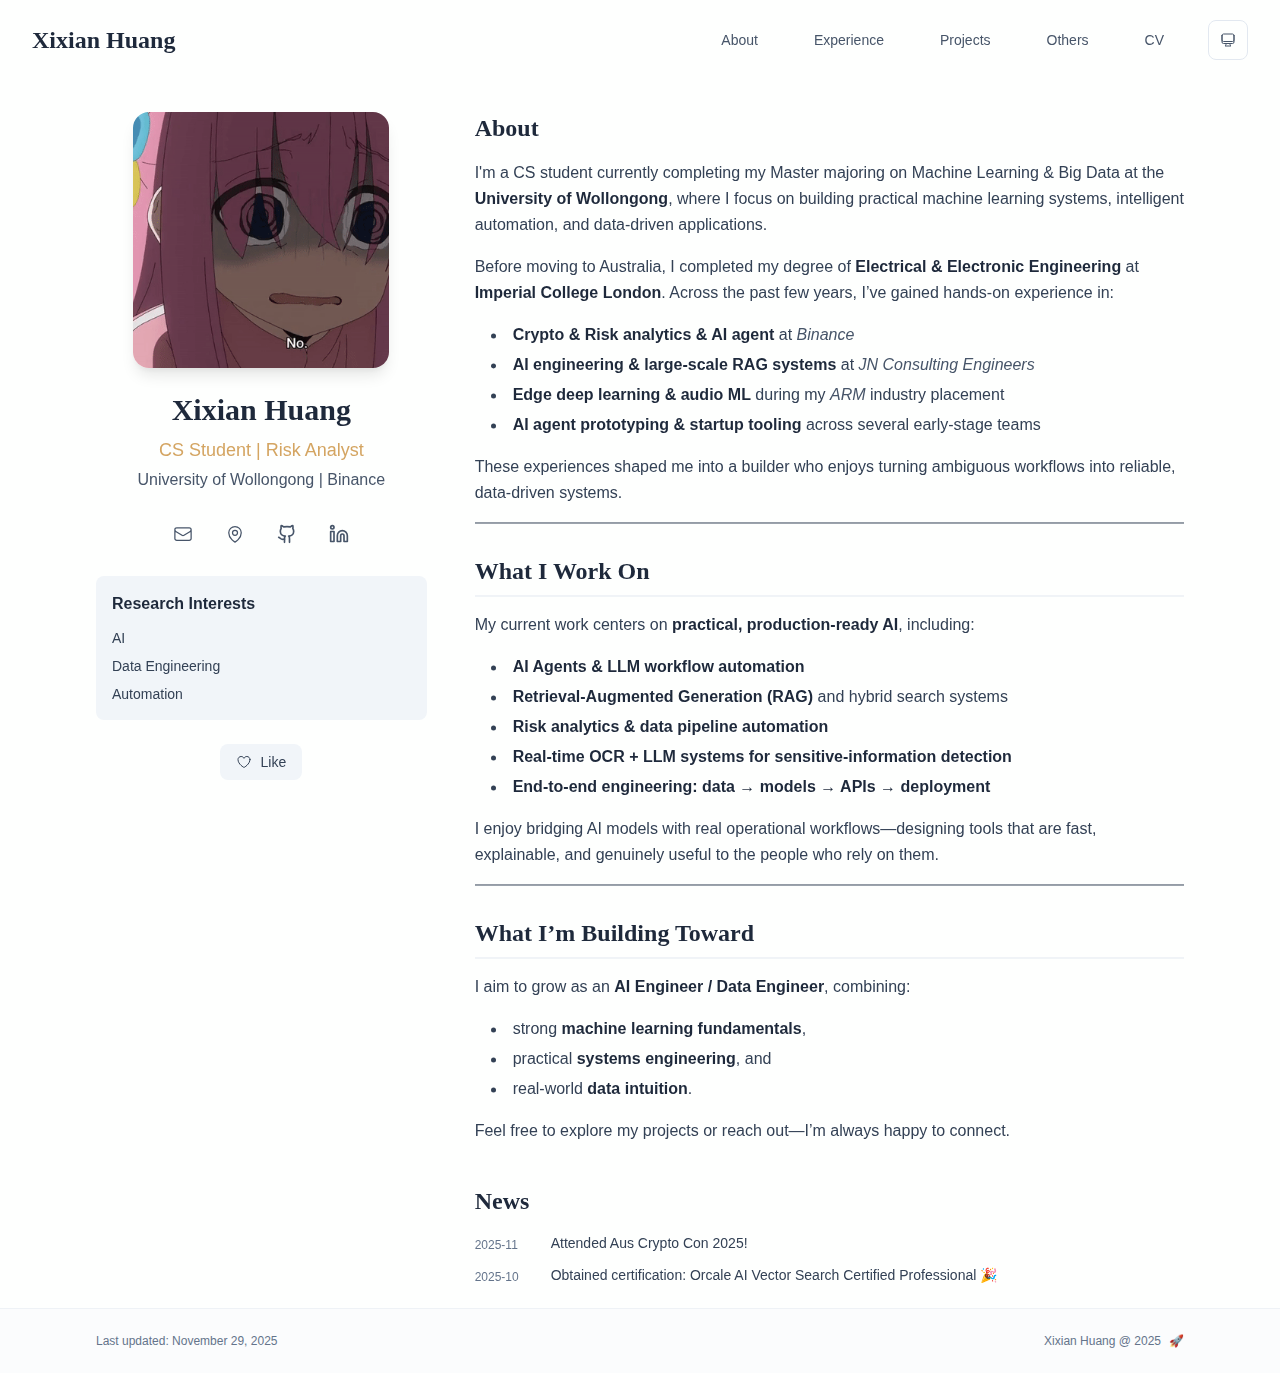
<file: index.html>
<!DOCTYPE html><html lang="en" class="scroll-smooth"><head><meta charSet="utf-8"/><meta name="viewport" content="width=device-width, initial-scale=1"/><link rel="preload" as="image" href="/avatar.gif"/><link rel="stylesheet" href="/_next/static/css/c11e6314bcf95faa.css" data-precedence="next"/><link rel="preload" as="script" fetchPriority="low" href="/_next/static/chunks/webpack-679b75d1c4c2027c.js"/><script src="/_next/static/chunks/4bd1b696-70b6d399998de86a.js" async=""></script><script src="/_next/static/chunks/684-5aaa8290a129f299.js" async=""></script><script src="/_next/static/chunks/main-app-5afdf5117a51fa62.js" async=""></script><script src="/_next/static/chunks/17-9c04c9413a9f9f1f.js" async=""></script><script src="/_next/static/chunks/874-6cc630662f3664af.js" async=""></script><script src="/_next/static/chunks/862-15038af301665bb3.js" async=""></script><script src="/_next/static/chunks/app/layout-25182ad619f904f5.js" async=""></script><script src="/_next/static/chunks/178-595a94b9af1e67b5.js" async=""></script><script src="/_next/static/chunks/748-1f3129a1e6365cf9.js" async=""></script><script src="/_next/static/chunks/app/page-cb9f3c61517bc77d.js" async=""></script><link rel="icon" href="/favicon.svg" type="image/svg+xml"/><link rel="dns-prefetch" href="https://google-fonts.jialeliu.com"/><link rel="preconnect" href="https://google-fonts.jialeliu.com" crossorigin=""/><link rel="preload" as="style" href="https://google-fonts.jialeliu.com/css2?family=Inter:wght@300;400;500;600;700&amp;family=Crimson+Text:ital,wght@0,400;0,600;1,400&amp;display=swap"/><link rel="stylesheet" id="gfonts-css" href="https://google-fonts.jialeliu.com/css2?family=Inter:wght@300;400;500;600;700&amp;family=Crimson+Text:ital,wght@0,400;0,600;1,400&amp;display=swap" media="print"/><script>
              (function(){
                var l = document.getElementById('gfonts-css');
                if (!l) return;
                if (l.media !== 'all') {
                  l.addEventListener('load', function(){ try { l.media = 'all'; } catch(e){} });
                }
              })();
            </script><noscript><link rel="stylesheet" href="https://google-fonts.jialeliu.com/css2?family=Inter:wght@300;400;500;600;700&amp;family=Crimson+Text:ital,wght@0,400;0,600;1,400&amp;display=swap"/></noscript><script>
              try {
                const theme = localStorage.getItem('theme-storage');
                const parsed = theme ? JSON.parse(theme) : null;
                const setting = parsed?.state?.theme || 'system';
                const prefersDark = typeof window !== 'undefined' && window.matchMedia && window.matchMedia('(prefers-color-scheme: dark)').matches;
                const effective = setting === 'dark' ? 'dark' : (setting === 'light' ? 'light' : (prefersDark ? 'dark' : 'light'));
                var root = document.documentElement;
                root.classList.add(effective);
                root.setAttribute('data-theme', effective);
              } catch (e) {
                var root = document.documentElement;
                root.classList.add('light');
                root.setAttribute('data-theme', 'light');
              }
            </script><title>Xixian Huang</title><meta name="description" content="CS student at UOW, Risk Analyst Intern at Binance"/><meta name="author" content="Xixian Huang"/><meta name="keywords" content="Xixian Huang,PhD,Research,University of Wollongong | Binance"/><meta name="creator" content="Xixian Huang"/><meta name="publisher" content="Xixian Huang"/><meta property="og:title" content="Xixian Huang"/><meta property="og:description" content="CS student at UOW, Risk Analyst Intern at Binance"/><meta property="og:site_name" content="Xixian Huang&#x27;s Academic Website"/><meta property="og:locale" content="en_US"/><meta property="og:type" content="website"/><meta name="twitter:card" content="summary"/><meta name="twitter:title" content="Xixian Huang"/><meta name="twitter:description" content="CS student at UOW, Risk Analyst Intern at Binance"/><link rel="icon" href="/favicon.svg"/><script>document.querySelectorAll('body link[rel="icon"], body link[rel="apple-touch-icon"]').forEach(el => document.head.appendChild(el))</script><script src="/_next/static/chunks/polyfills-42372ed130431b0a.js" noModule=""></script></head><body class="font-sans antialiased"><div style="visibility:hidden"><nav class="fixed top-0 left-0 right-0 z-50" data-headlessui-state=""><div class="transition-all duration-300 ease-out bg-transparent" style="transform:translateY(-100px)"><div class="max-w-7xl mx-auto px-4 sm:px-6 lg:px-8"><div class="flex justify-between items-center h-16 lg:h-20"><div class="flex-shrink-0" tabindex="0"><a class="text-xl lg:text-2xl font-serif font-semibold text-primary hover:text-accent transition-colors duration-200" href="/">Xixian Huang</a></div><div class="hidden lg:block"><div class="ml-10 flex items-center space-x-8"><div class="flex items-baseline space-x-8"><a class="relative px-3 py-2 text-sm font-medium transition-all duration-200 rounded hover:bg-accent/10 hover:shadow-sm text-primary" href="/"><span class="relative z-10">About</span><div class="absolute inset-0 bg-accent/10 rounded-lg"></div></a><a class="relative px-3 py-2 text-sm font-medium transition-all duration-200 rounded hover:bg-accent/10 hover:shadow-sm text-neutral-600 hover:text-primary" href="/experience/"><span class="relative z-10">Experience</span></a><a class="relative px-3 py-2 text-sm font-medium transition-all duration-200 rounded hover:bg-accent/10 hover:shadow-sm text-neutral-600 hover:text-primary" href="/project/"><span class="relative z-10">Projects</span></a><a class="relative px-3 py-2 text-sm font-medium transition-all duration-200 rounded hover:bg-accent/10 hover:shadow-sm text-neutral-600 hover:text-primary" href="/more/"><span class="relative z-10">Others</span></a><a class="relative px-3 py-2 text-sm font-medium transition-all duration-200 rounded hover:bg-accent/10 hover:shadow-sm text-neutral-600 hover:text-primary" href="/cv/"><span class="relative z-10">CV</span></a></div><div class="flex items-center justify-center w-10 h-10 rounded-lg border border-neutral-200 dark:border-[rgba(148,163,184,0.24)] bg-background dark:bg-neutral-800"><div class="w-4 h-4 rounded-full bg-neutral-300 animate-pulse"></div></div></div></div><div class="lg:hidden flex items-center space-x-2"><div class="flex items-center justify-center w-10 h-10 rounded-lg border border-neutral-200 dark:border-[rgba(148,163,184,0.24)] bg-background dark:bg-neutral-800"><div class="w-4 h-4 rounded-full bg-neutral-300 animate-pulse"></div></div><button class="inline-flex items-center justify-center p-2 rounded-md text-neutral-600 hover:text-primary hover:bg-neutral-100 dark:hover:bg-neutral-800 focus:outline-none focus:ring-2 focus:ring-inset focus:ring-accent transition-colors duration-200" id="headlessui-disclosure-button-«R5pdb»" type="button" aria-expanded="false" data-headlessui-state=""><span class="sr-only">Open main menu</span><div><svg xmlns="http://www.w3.org/2000/svg" fill="none" viewBox="0 0 24 24" stroke-width="1.5" stroke="currentColor" aria-hidden="true" data-slot="icon" class="block h-6 w-6"><path stroke-linecap="round" stroke-linejoin="round" d="M3.75 6.75h16.5M3.75 12h16.5m-16.5 5.25h16.5"></path></svg></div></button></div></div></div></div></nav><main class="min-h-screen pt-16 lg:pt-20"><div class="max-w-6xl mx-auto px-4 sm:px-6 lg:px-8 py-8 bg-background min-h-screen"><div class="grid grid-cols-1 lg:grid-cols-3 gap-12"><div class="lg:col-span-1"><div class="sticky top-8" style="opacity:0;transform:translateY(20px)"><div class="w-64 h-64 mx-auto mb-6 rounded-2xl overflow-hidden shadow-lg hover:shadow-xl transition-all duration-200 hover:scale-105"><img alt="Xixian Huang" width="256" height="256" decoding="async" data-nimg="1" class="w-full h-full object-cover object-[32%_center]" style="color:transparent" src="/avatar.gif"/></div><div class="text-center mb-6"><h1 class="text-3xl font-serif font-bold text-primary mb-2">Xixian Huang</h1><p class="text-lg text-accent font-medium mb-1">CS Student | Risk Analyst</p><p class="text-neutral-600 mb-2">University of Wollongong | Binance</p></div><div class="flex flex-wrap justify-center gap-3 sm:gap-4 mb-6 relative px-2"><div class="relative"><button class="p-2 sm:p-2 transition-colors duration-200 text-neutral-600 dark:text-neutral-400 hover:text-accent" aria-label="Email"><svg xmlns="http://www.w3.org/2000/svg" fill="none" viewBox="0 0 24 24" stroke-width="1.5" stroke="currentColor" aria-hidden="true" data-slot="icon" class="h-5 w-5"><path stroke-linecap="round" stroke-linejoin="round" d="M21.75 6.75v10.5a2.25 2.25 0 0 1-2.25 2.25h-15a2.25 2.25 0 0 1-2.25-2.25V6.75m19.5 0A2.25 2.25 0 0 0 19.5 4.5h-15a2.25 2.25 0 0 0-2.25 2.25m19.5 0v.243a2.25 2.25 0 0 1-1.07 1.916l-7.5 4.615a2.25 2.25 0 0 1-2.36 0L3.32 8.91a2.25 2.25 0 0 1-1.07-1.916V6.75"></path></svg></button></div><div class="relative"><button class="p-2 sm:p-2 transition-colors duration-200 text-neutral-600 dark:text-neutral-400 hover:text-accent" aria-label="Location"><svg xmlns="http://www.w3.org/2000/svg" fill="none" viewBox="0 0 24 24" stroke-width="1.5" stroke="currentColor" aria-hidden="true" data-slot="icon" class="h-5 w-5"><path stroke-linecap="round" stroke-linejoin="round" d="M15 10.5a3 3 0 1 1-6 0 3 3 0 0 1 6 0Z"></path><path stroke-linecap="round" stroke-linejoin="round" d="M19.5 10.5c0 7.142-7.5 11.25-7.5 11.25S4.5 17.642 4.5 10.5a7.5 7.5 0 1 1 15 0Z"></path></svg></button></div><a href="https://github.com/heyinwong" target="_blank" rel="noopener noreferrer" class="p-2 sm:p-2 text-neutral-600 dark:text-neutral-400 hover:text-accent transition-colors duration-200" aria-label="GitHub"><svg xmlns="http://www.w3.org/2000/svg" width="24" height="24" viewBox="0 0 24 24" fill="none" stroke="currentColor" stroke-width="2" stroke-linecap="round" stroke-linejoin="round" class="lucide lucide-github h-5 w-5" aria-hidden="true"><path d="M15 22v-4a4.8 4.8 0 0 0-1-3.5c3 0 6-2 6-5.5.08-1.25-.27-2.48-1-3.5.28-1.15.28-2.35 0-3.5 0 0-1 0-3 1.5-2.64-.5-5.36-.5-8 0C6 2 5 2 5 2c-.3 1.15-.3 2.35 0 3.5A5.403 5.403 0 0 0 4 9c0 3.5 3 5.5 6 5.5-.39.49-.68 1.05-.85 1.65-.17.6-.22 1.23-.15 1.85v4"></path><path d="M9 18c-4.51 2-5-2-7-2"></path></svg></a><a href="https://linkedin.com" target="_blank" rel="noopener noreferrer" class="p-2 sm:p-2 text-neutral-600 dark:text-neutral-400 hover:text-accent transition-colors duration-200" aria-label="LinkedIn"><svg xmlns="http://www.w3.org/2000/svg" width="24" height="24" viewBox="0 0 24 24" fill="none" stroke="currentColor" stroke-width="2" stroke-linecap="round" stroke-linejoin="round" class="lucide lucide-linkedin h-5 w-5" aria-hidden="true"><path d="M16 8a6 6 0 0 1 6 6v7h-4v-7a2 2 0 0 0-2-2 2 2 0 0 0-2 2v7h-4v-7a6 6 0 0 1 6-6z"></path><rect width="4" height="12" x="2" y="9"></rect><circle cx="4" cy="4" r="2"></circle></svg></a></div><div class="bg-neutral-100 dark:bg-neutral-800 rounded-lg p-4 mb-6 hover:shadow-lg transition-all duration-200 hover:scale-[1.02]"><h3 class="font-semibold text-primary mb-3">Research Interests</h3><div class="space-y-2 text-sm text-neutral-700 dark:text-neutral-500"><div>AI</div><div>Data Engineering</div><div>Automation</div></div></div><div class="flex justify-center"><div class="relative"><button class="flex items-center space-x-2 px-4 py-2 rounded-lg font-medium text-sm transition-all duration-200 bg-neutral-100 dark:bg-neutral-800 text-neutral-700 dark:text-neutral-500 hover:bg-red-50 dark:hover:bg-red-900/20 hover:text-red-600 dark:hover:text-red-400 cursor-pointer" tabindex="0"><svg xmlns="http://www.w3.org/2000/svg" fill="none" viewBox="0 0 24 24" stroke-width="1.5" stroke="currentColor" aria-hidden="true" data-slot="icon" class="h-4 w-4"><path stroke-linecap="round" stroke-linejoin="round" d="M21 8.25c0-2.485-2.099-4.5-4.688-4.5-1.935 0-3.597 1.126-4.312 2.733-.715-1.607-2.377-2.733-4.313-2.733C5.1 3.75 3 5.765 3 8.25c0 7.22 9 12 9 12s9-4.78 9-12Z"></path></svg><span>Like</span></button></div></div></div></div><div class="lg:col-span-2 space-y-8"><section id="about" class="scroll-mt-24 space-y-8"><section style="opacity:0;transform:translateY(20px)"><h2 class="text-2xl font-serif font-bold text-primary mb-4">About</h2><div class="text-neutral-700 dark:text-neutral-600 leading-relaxed"><p class="mb-4 last:mb-0">I&#x27;m a CS student currently completing my Master majoring on Machine Learning &amp; Big Data at the <strong class="font-semibold text-primary">University of Wollongong</strong>, where I focus on building practical machine learning systems, intelligent automation, and data-driven applications.</p>
<p class="mb-4 last:mb-0">Before moving to Australia, I completed my degree of <strong class="font-semibold text-primary">Electrical &amp; Electronic Engineering</strong> at <strong class="font-semibold text-primary">Imperial College London</strong>. Across the past few years, I’ve gained hands-on experience in:</p>
<ul class="list-disc list-inside mb-4 space-y-1 ml-4">
<li class="mb-1"><strong class="font-semibold text-primary">Crypto &amp; Risk analytics &amp; AI agent</strong> at <em class="italic text-neutral-600 dark:text-neutral-500">Binance</em></li>
<li class="mb-1"><strong class="font-semibold text-primary">AI engineering &amp; large-scale RAG systems</strong> at <em class="italic text-neutral-600 dark:text-neutral-500">JN Consulting Engineers</em></li>
<li class="mb-1"><strong class="font-semibold text-primary">Edge deep learning &amp; audio ML</strong> during my <em class="italic text-neutral-600 dark:text-neutral-500">ARM</em> industry placement</li>
<li class="mb-1"><strong class="font-semibold text-primary">AI agent prototyping &amp; startup tooling</strong> across several early-stage teams</li>
</ul>
<p class="mb-4 last:mb-0">These experiences shaped me into a builder who enjoys turning ambiguous workflows into reliable, data-driven systems.</p>
<hr/>
<h2 class="text-2xl font-serif font-bold text-primary mt-8 mb-4 border-b border-neutral-200 dark:border-neutral-800 pb-2">What I Work On</h2>
<p class="mb-4 last:mb-0">My current work centers on <strong class="font-semibold text-primary">practical, production-ready AI</strong>, including:</p>
<ul class="list-disc list-inside mb-4 space-y-1 ml-4">
<li class="mb-1"><strong class="font-semibold text-primary">AI Agents &amp; LLM workflow automation</strong></li>
<li class="mb-1"><strong class="font-semibold text-primary">Retrieval-Augmented Generation (RAG)</strong> and hybrid search systems</li>
<li class="mb-1"><strong class="font-semibold text-primary">Risk analytics &amp; data pipeline automation</strong></li>
<li class="mb-1"><strong class="font-semibold text-primary">Real-time OCR + LLM systems for sensitive-information detection</strong></li>
<li class="mb-1"><strong class="font-semibold text-primary">End-to-end engineering: data → models → APIs → deployment</strong></li>
</ul>
<p class="mb-4 last:mb-0">I enjoy bridging AI models with real operational workflows—designing tools that are fast, explainable, and genuinely useful to the people who rely on them.</p>
<hr/>
<h2 class="text-2xl font-serif font-bold text-primary mt-8 mb-4 border-b border-neutral-200 dark:border-neutral-800 pb-2">What I’m Building Toward</h2>
<p class="mb-4 last:mb-0">I aim to grow as an <strong class="font-semibold text-primary">AI Engineer / Data Engineer</strong>, combining:</p>
<ul class="list-disc list-inside mb-4 space-y-1 ml-4">
<li class="mb-1">strong <strong class="font-semibold text-primary">machine learning fundamentals</strong>,</li>
<li class="mb-1">practical <strong class="font-semibold text-primary">systems engineering</strong>, and</li>
<li class="mb-1">real-world <strong class="font-semibold text-primary">data intuition</strong>.</li>
</ul>
<p class="mb-4 last:mb-0">Feel free to explore my projects or reach out—I’m always happy to connect.</p></div></section><section style="opacity:0;transform:translateY(20px)"><h2 class="text-2xl font-serif font-bold text-primary mb-4">News</h2><div class="space-y-3"><div class="flex items-start space-x-3"><span class="text-xs text-neutral-500 mt-1 w-16 flex-shrink-0">2025-11</span><p class="text-sm text-neutral-700">Attended Aus Crypto Con 2025!</p></div><div class="flex items-start space-x-3"><span class="text-xs text-neutral-500 mt-1 w-16 flex-shrink-0">2025-10</span><p class="text-sm text-neutral-700">Obtained certification: Orcale AI Vector Search Certified Professional 🎉</p></div></div></section></section></div></div></div><!--$--><!--/$--><!--$--><!--/$--></main><footer class="border-t border-neutral-200/50 bg-neutral-50/50 dark:bg-neutral-900/50 dark:border-neutral-700/50"><div class="max-w-6xl mx-auto px-4 sm:px-6 lg:px-8 py-6"><div class="flex flex-col sm:flex-row justify-between items-center gap-2"><p class="text-xs text-neutral-500">Last updated:<!-- --> <!-- -->November 29, 2025</p><p class="text-xs text-neutral-500 flex items-center"><a href="https://github.com/heyinwong/portfolio" target="_blank" rel="noopener noreferrer">Xixian Huang @ 2025</a><span class="ml-2">🚀</span></p></div></div></footer></div><script src="/_next/static/chunks/webpack-679b75d1c4c2027c.js" async=""></script><script>(self.__next_f=self.__next_f||[]).push([0])</script><script>self.__next_f.push([1,"1:\"$Sreact.fragment\"\n2:I[3719,[\"17\",\"static/chunks/17-9c04c9413a9f9f1f.js\",\"874\",\"static/chunks/874-6cc630662f3664af.js\",\"862\",\"static/chunks/862-15038af301665bb3.js\",\"177\",\"static/chunks/app/layout-25182ad619f904f5.js\"],\"ThemeProvider\"]\n3:I[768,[\"17\",\"static/chunks/17-9c04c9413a9f9f1f.js\",\"874\",\"static/chunks/874-6cc630662f3664af.js\",\"862\",\"static/chunks/862-15038af301665bb3.js\",\"177\",\"static/chunks/app/layout-25182ad619f904f5.js\"],\"default\"]\n4:I[7555,[],\"\"]\n5:I[1295,[],\"\"]\n6:I[2548,[\"17\",\"static/chunks/17-9c04c9413a9f9f1f.js\",\"874\",\"static/chunks/874-6cc630662f3664af.js\",\"862\",\"static/chunks/862-15038af301665bb3.js\",\"177\",\"static/chunks/app/layout-25182ad619f904f5.js\"],\"default\"]\n7:I[7437,[\"17\",\"static/chunks/17-9c04c9413a9f9f1f.js\",\"178\",\"static/chunks/178-595a94b9af1e67b5.js\",\"874\",\"static/chunks/874-6cc630662f3664af.js\",\"748\",\"static/chunks/748-1f3129a1e6365cf9.js\",\"974\",\"static/chunks/app/page-cb9f3c61517bc77d.js\"],\"default\"]\n8:I[9507,[\"17\",\"static/chunks/17-9c04c9413a9f9f1f.js\",\"178\",\"static/chunks/178-595a94b9af1e67b5.js\",\"874\",\"static/chunks/874-6cc630662f3664af.js\",\"748\",\"static/chunks/748-1f3129a1e6365cf9.js\",\"974\",\"static/chunks/app/page-cb9f3c61517bc77d.js\"],\"default\"]\na:I[1990,[\"17\",\"static/chunks/17-9c04c9413a9f9f1f.js\",\"178\",\"static/chunks/178-595a94b9af1e67b5.js\",\"874\",\"static/chunks/874-6cc630662f3664af.js\",\"748\",\"static/chunks/748-1f3129a1e6365cf9.js\",\"974\",\"static/chunks/app/page-cb9f3c61517bc77d.js\"],\"default\"]\nb:I[9665,[],\"MetadataBoundary\"]\nd:I[9665,[],\"OutletBoundary\"]\n10:I[4911,[],\"AsyncMetadataOutlet\"]\n12:I[9665,[],\"ViewportBoundary\"]\n14:I[6614,[],\"\"]\n:HL[\"/_next/static/css/c11e6314bcf95faa.css\",\"style\"]\n9:T699,I'm a CS student currently completing my Master majoring on Machine Learning \u0026 Big Data at the **University of Wollongong**, where I focus on building practical machine learning systems, intelligent automation, and data-driven applications.\n\nBefore moving to Australia, I completed my degree of **Electrical \u0026 Electronic Engineering** at **Imperial College London**. Across the past "])</script><script>self.__next_f.push([1,"few years, I’ve gained hands-on experience in:\n\n- **Crypto \u0026 Risk analytics \u0026 AI agent** at _Binance_\n- **AI engineering \u0026 large-scale RAG systems** at _JN Consulting Engineers_\n- **Edge deep learning \u0026 audio ML** during my _ARM_ industry placement\n- **AI agent prototyping \u0026 startup tooling** across several early-stage teams\n\nThese experiences shaped me into a builder who enjoys turning ambiguous workflows into reliable, data-driven systems.\n\n---\n\n## What I Work On\n\nMy current work centers on **practical, production-ready AI**, including:\n\n- **AI Agents \u0026 LLM workflow automation**\n- **Retrieval-Augmented Generation (RAG)** and hybrid search systems\n- **Risk analytics \u0026 data pipeline automation**\n- **Real-time OCR + LLM systems for sensitive-information detection**\n- **End-to-end engineering: data → models → APIs → deployment**\n\nI enjoy bridging AI models with real operational workflows—designing tools that are fast, explainable, and genuinely useful to the people who rely on them.\n\n---\n\n## What I’m Building Toward\n\nI aim to grow as an **AI Engineer / Data Engineer**, combining:\n\n- strong **machine learning fundamentals**,\n- practical **systems engineering**, and\n- real-world **data intuition**.\n\nFeel free to explore my projects or reach out—I’m always happy to connect.\n"])</script><script>self.__next_f.push([1,"0:{\"P\":null,\"b\":\"TTroyZJqY1wgfhyDgJlFM\",\"p\":\"\",\"c\":[\"\",\"\"],\"i\":false,\"f\":[[[\"\",{\"children\":[\"__PAGE__\",{}]},\"$undefined\",\"$undefined\",true],[\"\",[\"$\",\"$1\",\"c\",{\"children\":[[[\"$\",\"link\",\"0\",{\"rel\":\"stylesheet\",\"href\":\"/_next/static/css/c11e6314bcf95faa.css\",\"precedence\":\"next\",\"crossOrigin\":\"$undefined\",\"nonce\":\"$undefined\"}]],[\"$\",\"html\",null,{\"lang\":\"en\",\"className\":\"scroll-smooth\",\"suppressHydrationWarning\":true,\"children\":[[\"$\",\"head\",null,{\"children\":[[\"$\",\"link\",null,{\"rel\":\"icon\",\"href\":\"/favicon.svg\",\"type\":\"image/svg+xml\"}],[\"$\",\"link\",null,{\"rel\":\"dns-prefetch\",\"href\":\"https://google-fonts.jialeliu.com\"}],[\"$\",\"link\",null,{\"rel\":\"preconnect\",\"href\":\"https://google-fonts.jialeliu.com\",\"crossOrigin\":\"\"}],[\"$\",\"link\",null,{\"rel\":\"preload\",\"as\":\"style\",\"href\":\"https://google-fonts.jialeliu.com/css2?family=Inter:wght@300;400;500;600;700\u0026family=Crimson+Text:ital,wght@0,400;0,600;1,400\u0026display=swap\"}],[\"$\",\"link\",null,{\"rel\":\"stylesheet\",\"id\":\"gfonts-css\",\"href\":\"https://google-fonts.jialeliu.com/css2?family=Inter:wght@300;400;500;600;700\u0026family=Crimson+Text:ital,wght@0,400;0,600;1,400\u0026display=swap\",\"media\":\"print\"}],[\"$\",\"script\",null,{\"dangerouslySetInnerHTML\":{\"__html\":\"\\n              (function(){\\n                var l = document.getElementById('gfonts-css');\\n                if (!l) return;\\n                if (l.media !== 'all') {\\n                  l.addEventListener('load', function(){ try { l.media = 'all'; } catch(e){} });\\n                }\\n              })();\\n            \"}}],[\"$\",\"noscript\",null,{\"children\":[\"$\",\"link\",null,{\"rel\":\"stylesheet\",\"href\":\"https://google-fonts.jialeliu.com/css2?family=Inter:wght@300;400;500;600;700\u0026family=Crimson+Text:ital,wght@0,400;0,600;1,400\u0026display=swap\"}]}],[\"$\",\"script\",null,{\"dangerouslySetInnerHTML\":{\"__html\":\"\\n              try {\\n                const theme = localStorage.getItem('theme-storage');\\n                const parsed = theme ? JSON.parse(theme) : null;\\n                const setting = parsed?.state?.theme || 'system';\\n                const prefersDark = typeof window !== 'undefined' \u0026\u0026 window.matchMedia \u0026\u0026 window.matchMedia('(prefers-color-scheme: dark)').matches;\\n                const effective = setting === 'dark' ? 'dark' : (setting === 'light' ? 'light' : (prefersDark ? 'dark' : 'light'));\\n                var root = document.documentElement;\\n                root.classList.add(effective);\\n                root.setAttribute('data-theme', effective);\\n              } catch (e) {\\n                var root = document.documentElement;\\n                root.classList.add('light');\\n                root.setAttribute('data-theme', 'light');\\n              }\\n            \"}}]]}],[\"$\",\"body\",null,{\"className\":\"font-sans antialiased\",\"children\":[\"$\",\"$L2\",null,{\"children\":[[\"$\",\"$L3\",null,{\"items\":[{\"title\":\"About\",\"type\":\"page\",\"target\":\"about\",\"href\":\"/\"},{\"title\":\"Experience\",\"type\":\"page\",\"target\":\"experience\",\"href\":\"/experience\"},{\"title\":\"Projects\",\"type\":\"page\",\"target\":\"project\",\"href\":\"/project\"},{\"title\":\"Others\",\"type\":\"page\",\"target\":\"more\",\"href\":\"/more\"},{\"title\":\"CV\",\"type\":\"page\",\"target\":\"cv\",\"href\":\"/cv\"}],\"siteTitle\":\"Xixian Huang\",\"enableOnePageMode\":false}],[\"$\",\"main\",null,{\"className\":\"min-h-screen pt-16 lg:pt-20\",\"children\":[\"$\",\"$L4\",null,{\"parallelRouterKey\":\"children\",\"error\":\"$undefined\",\"errorStyles\":\"$undefined\",\"errorScripts\":\"$undefined\",\"template\":[\"$\",\"$L5\",null,{}],\"templateStyles\":\"$undefined\",\"templateScripts\":\"$undefined\",\"notFound\":[[[\"$\",\"title\",null,{\"children\":\"404: This page could not be found.\"}],[\"$\",\"div\",null,{\"style\":{\"fontFamily\":\"system-ui,\\\"Segoe UI\\\",Roboto,Helvetica,Arial,sans-serif,\\\"Apple Color Emoji\\\",\\\"Segoe UI Emoji\\\"\",\"height\":\"100vh\",\"textAlign\":\"center\",\"display\":\"flex\",\"flexDirection\":\"column\",\"alignItems\":\"center\",\"justifyContent\":\"center\"},\"children\":[\"$\",\"div\",null,{\"children\":[[\"$\",\"style\",null,{\"dangerouslySetInnerHTML\":{\"__html\":\"body{color:#000;background:#fff;margin:0}.next-error-h1{border-right:1px solid rgba(0,0,0,.3)}@media (prefers-color-scheme:dark){body{color:#fff;background:#000}.next-error-h1{border-right:1px solid rgba(255,255,255,.3)}}\"}}],[\"$\",\"h1\",null,{\"className\":\"next-error-h1\",\"style\":{\"display\":\"inline-block\",\"margin\":\"0 20px 0 0\",\"padding\":\"0 23px 0 0\",\"fontSize\":24,\"fontWeight\":500,\"verticalAlign\":\"top\",\"lineHeight\":\"49px\"},\"children\":404}],[\"$\",\"div\",null,{\"style\":{\"display\":\"inline-block\"},\"children\":[\"$\",\"h2\",null,{\"style\":{\"fontSize\":14,\"fontWeight\":400,\"lineHeight\":\"49px\",\"margin\":0},\"children\":\"This page could not be found.\"}]}]]}]}]],[]],\"forbidden\":\"$undefined\",\"unauthorized\":\"$undefined\"}]}],[\"$\",\"$L6\",null,{\"lastUpdated\":\"November 29, 2025\"}]]}]}]]}]]}],{\"children\":[\"__PAGE__\",[\"$\",\"$1\",\"c\",{\"children\":[[\"$\",\"div\",null,{\"className\":\"max-w-6xl mx-auto px-4 sm:px-6 lg:px-8 py-8 bg-background min-h-screen\",\"children\":[\"$\",\"div\",null,{\"className\":\"grid grid-cols-1 lg:grid-cols-3 gap-12\",\"children\":[[\"$\",\"div\",null,{\"className\":\"lg:col-span-1\",\"children\":[\"$\",\"$L7\",null,{\"author\":{\"name\":\"Xixian Huang\",\"title\":\"CS Student | Risk Analyst\",\"institution\":\"University of Wollongong | Binance\",\"avatar\":\"/avatar.gif\"},\"social\":{\"email\":\"xixianhuang985@gmail.com\",\"location\":\"Australia\",\"location_url\":\"https://www.google.com/maps/place/Wollongong+NSW+2500/@-34.4282509,150.8724589,14z/data=!3m1!4b1!4m6!3m5!1s0x6b1319a51f0b567b:0x5017d681632e720!8m2!3d-34.4248336!4d150.8931132!16zL20vMDFqMTJ3?entry=ttu\u0026g_ep=EgoyMDI1MTEyMy4xIKXMDSoASAFQAw%3D%3D\",\"location_details\":[\"Wollongong\",\"NSW\"],\"github\":\"https://github.com/heyinwong\",\"linkedin\":\"https://linkedin.com\"},\"features\":{\"enable_likes\":true,\"enable_one_page_mode\":false},\"researchInterests\":[\"AI\",\"Data Engineering\",\"Automation\"]}]}],[\"$\",\"div\",null,{\"className\":\"lg:col-span-2 space-y-8\",\"children\":[[\"$\",\"section\",\"about\",{\"id\":\"about\",\"className\":\"scroll-mt-24 space-y-8\",\"children\":[[[\"$\",\"$L8\",\"about\",{\"content\":\"$9\",\"title\":\"About\"}],[\"$\",\"$La\",\"news\",{\"items\":[{\"date\":\"2025-11\",\"content\":\"Attended Aus Crypto Con 2025!\"},{\"date\":\"2025-10\",\"content\":\"Obtained certification: Orcale AI Vector Search Certified Professional 🎉\"}],\"title\":\"News\"}]],false,false,false]}]]}]]}]}],[\"$\",\"$Lb\",null,{\"children\":\"$Lc\"}],null,[\"$\",\"$Ld\",null,{\"children\":[\"$Le\",\"$Lf\",[\"$\",\"$L10\",null,{\"promise\":\"$@11\"}]]}]]}],{},null,false]},null,false],[\"$\",\"$1\",\"h\",{\"children\":[null,[\"$\",\"$1\",\"-q35Pc10tPtXSEoWpEJHj\",{\"children\":[[\"$\",\"$L12\",null,{\"children\":\"$L13\"}],null]}],null]}],false]],\"m\":\"$undefined\",\"G\":[\"$14\",\"$undefined\"],\"s\":false,\"S\":true}\n"])</script><script>self.__next_f.push([1,"15:\"$Sreact.suspense\"\n16:I[4911,[],\"AsyncMetadata\"]\nc:[\"$\",\"$15\",null,{\"fallback\":null,\"children\":[\"$\",\"$L16\",null,{\"promise\":\"$@17\"}]}]\n"])</script><script>self.__next_f.push([1,"f:null\n"])</script><script>self.__next_f.push([1,"13:[[\"$\",\"meta\",\"0\",{\"charSet\":\"utf-8\"}],[\"$\",\"meta\",\"1\",{\"name\":\"viewport\",\"content\":\"width=device-width, initial-scale=1\"}]]\ne:null\n"])</script><script>self.__next_f.push([1,"17:{\"metadata\":[[\"$\",\"title\",\"0\",{\"children\":\"Xixian Huang\"}],[\"$\",\"meta\",\"1\",{\"name\":\"description\",\"content\":\"CS student at UOW, Risk Analyst Intern at Binance\"}],[\"$\",\"meta\",\"2\",{\"name\":\"author\",\"content\":\"Xixian Huang\"}],[\"$\",\"meta\",\"3\",{\"name\":\"keywords\",\"content\":\"Xixian Huang,PhD,Research,University of Wollongong | Binance\"}],[\"$\",\"meta\",\"4\",{\"name\":\"creator\",\"content\":\"Xixian Huang\"}],[\"$\",\"meta\",\"5\",{\"name\":\"publisher\",\"content\":\"Xixian Huang\"}],[\"$\",\"meta\",\"6\",{\"property\":\"og:title\",\"content\":\"Xixian Huang\"}],[\"$\",\"meta\",\"7\",{\"property\":\"og:description\",\"content\":\"CS student at UOW, Risk Analyst Intern at Binance\"}],[\"$\",\"meta\",\"8\",{\"property\":\"og:site_name\",\"content\":\"Xixian Huang's Academic Website\"}],[\"$\",\"meta\",\"9\",{\"property\":\"og:locale\",\"content\":\"en_US\"}],[\"$\",\"meta\",\"10\",{\"property\":\"og:type\",\"content\":\"website\"}],[\"$\",\"meta\",\"11\",{\"name\":\"twitter:card\",\"content\":\"summary\"}],[\"$\",\"meta\",\"12\",{\"name\":\"twitter:title\",\"content\":\"Xixian Huang\"}],[\"$\",\"meta\",\"13\",{\"name\":\"twitter:description\",\"content\":\"CS student at UOW, Risk Analyst Intern at Binance\"}],[\"$\",\"link\",\"14\",{\"rel\":\"icon\",\"href\":\"/favicon.svg\"}]],\"error\":null,\"digest\":\"$undefined\"}\n11:{\"metadata\":\"$17:metadata\",\"error\":null,\"digest\":\"$undefined\"}\n"])</script></body></html>
</file>
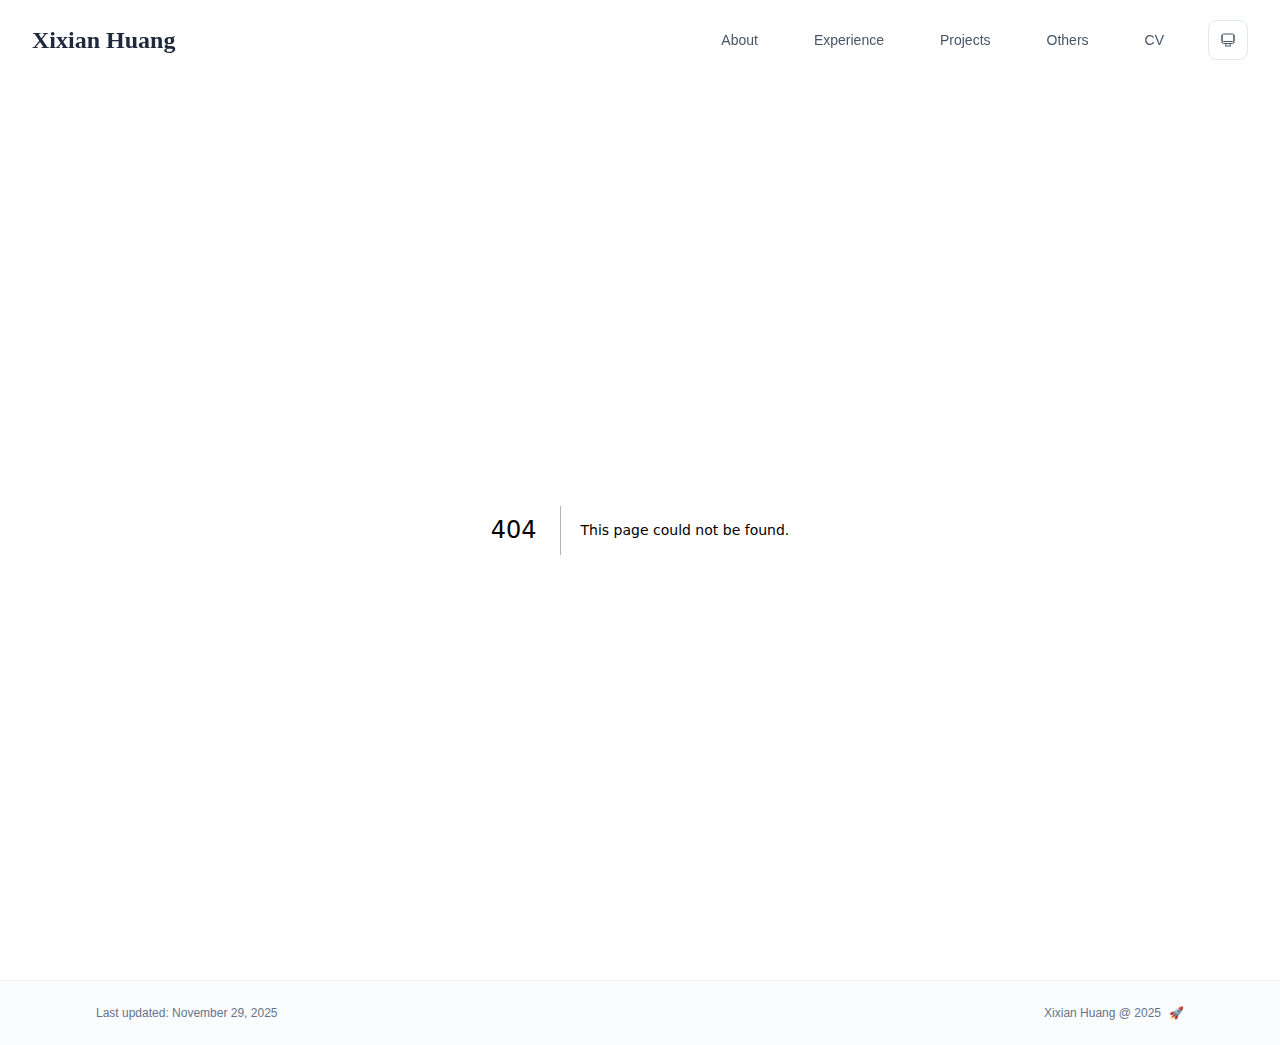
<file: 404/index.html>
<!DOCTYPE html><html lang="en" class="scroll-smooth"><head><meta charSet="utf-8"/><meta name="viewport" content="width=device-width, initial-scale=1"/><link rel="stylesheet" href="/_next/static/css/c11e6314bcf95faa.css" data-precedence="next"/><link rel="preload" as="script" fetchPriority="low" href="/_next/static/chunks/webpack-679b75d1c4c2027c.js"/><script src="/_next/static/chunks/4bd1b696-70b6d399998de86a.js" async=""></script><script src="/_next/static/chunks/684-5aaa8290a129f299.js" async=""></script><script src="/_next/static/chunks/main-app-5afdf5117a51fa62.js" async=""></script><script src="/_next/static/chunks/17-9c04c9413a9f9f1f.js" async=""></script><script src="/_next/static/chunks/874-6cc630662f3664af.js" async=""></script><script src="/_next/static/chunks/862-15038af301665bb3.js" async=""></script><script src="/_next/static/chunks/app/layout-25182ad619f904f5.js" async=""></script><meta name="robots" content="noindex"/><title>404: This page could not be found.</title><link rel="icon" href="/favicon.svg" type="image/svg+xml"/><link rel="dns-prefetch" href="https://google-fonts.jialeliu.com"/><link rel="preconnect" href="https://google-fonts.jialeliu.com" crossorigin=""/><link rel="preload" as="style" href="https://google-fonts.jialeliu.com/css2?family=Inter:wght@300;400;500;600;700&amp;family=Crimson+Text:ital,wght@0,400;0,600;1,400&amp;display=swap"/><link rel="stylesheet" id="gfonts-css" href="https://google-fonts.jialeliu.com/css2?family=Inter:wght@300;400;500;600;700&amp;family=Crimson+Text:ital,wght@0,400;0,600;1,400&amp;display=swap" media="print"/><script>
              (function(){
                var l = document.getElementById('gfonts-css');
                if (!l) return;
                if (l.media !== 'all') {
                  l.addEventListener('load', function(){ try { l.media = 'all'; } catch(e){} });
                }
              })();
            </script><noscript><link rel="stylesheet" href="https://google-fonts.jialeliu.com/css2?family=Inter:wght@300;400;500;600;700&amp;family=Crimson+Text:ital,wght@0,400;0,600;1,400&amp;display=swap"/></noscript><script>
              try {
                const theme = localStorage.getItem('theme-storage');
                const parsed = theme ? JSON.parse(theme) : null;
                const setting = parsed?.state?.theme || 'system';
                const prefersDark = typeof window !== 'undefined' && window.matchMedia && window.matchMedia('(prefers-color-scheme: dark)').matches;
                const effective = setting === 'dark' ? 'dark' : (setting === 'light' ? 'light' : (prefersDark ? 'dark' : 'light'));
                var root = document.documentElement;
                root.classList.add(effective);
                root.setAttribute('data-theme', effective);
              } catch (e) {
                var root = document.documentElement;
                root.classList.add('light');
                root.setAttribute('data-theme', 'light');
              }
            </script><title>Xixian Huang</title><meta name="description" content="CS student at UOW, Risk Analyst Intern at Binance"/><meta name="author" content="Xixian Huang"/><meta name="keywords" content="Xixian Huang,PhD,Research,University of Wollongong | Binance"/><meta name="creator" content="Xixian Huang"/><meta name="publisher" content="Xixian Huang"/><meta property="og:title" content="Xixian Huang"/><meta property="og:description" content="CS student at UOW, Risk Analyst Intern at Binance"/><meta property="og:site_name" content="Xixian Huang&#x27;s Academic Website"/><meta property="og:locale" content="en_US"/><meta property="og:type" content="website"/><meta name="twitter:card" content="summary"/><meta name="twitter:title" content="Xixian Huang"/><meta name="twitter:description" content="CS student at UOW, Risk Analyst Intern at Binance"/><link rel="icon" href="/favicon.svg"/><script>document.querySelectorAll('body link[rel="icon"], body link[rel="apple-touch-icon"]').forEach(el => document.head.appendChild(el))</script><script src="/_next/static/chunks/polyfills-42372ed130431b0a.js" noModule=""></script></head><body class="font-sans antialiased"><div style="visibility:hidden"><nav class="fixed top-0 left-0 right-0 z-50" data-headlessui-state=""><div class="transition-all duration-300 ease-out bg-transparent" style="transform:translateY(-100px)"><div class="max-w-7xl mx-auto px-4 sm:px-6 lg:px-8"><div class="flex justify-between items-center h-16 lg:h-20"><div class="flex-shrink-0" tabindex="0"><a class="text-xl lg:text-2xl font-serif font-semibold text-primary hover:text-accent transition-colors duration-200" href="/">Xixian Huang</a></div><div class="hidden lg:block"><div class="ml-10 flex items-center space-x-8"><div class="flex items-baseline space-x-8"><a class="relative px-3 py-2 text-sm font-medium transition-all duration-200 rounded hover:bg-accent/10 hover:shadow-sm text-neutral-600 hover:text-primary" href="/"><span class="relative z-10">About</span></a><a class="relative px-3 py-2 text-sm font-medium transition-all duration-200 rounded hover:bg-accent/10 hover:shadow-sm text-neutral-600 hover:text-primary" href="/teaching/"><span class="relative z-10">Experience</span></a><a class="relative px-3 py-2 text-sm font-medium transition-all duration-200 rounded hover:bg-accent/10 hover:shadow-sm text-neutral-600 hover:text-primary" href="/services/"><span class="relative z-10">Projects</span></a><a class="relative px-3 py-2 text-sm font-medium transition-all duration-200 rounded hover:bg-accent/10 hover:shadow-sm text-neutral-600 hover:text-primary" href="/awards/"><span class="relative z-10">Others</span></a><a class="relative px-3 py-2 text-sm font-medium transition-all duration-200 rounded hover:bg-accent/10 hover:shadow-sm text-neutral-600 hover:text-primary" href="/cv/"><span class="relative z-10">CV</span></a></div><div class="flex items-center justify-center w-10 h-10 rounded-lg border border-neutral-200 dark:border-[rgba(148,163,184,0.24)] bg-background dark:bg-neutral-800"><div class="w-4 h-4 rounded-full bg-neutral-300 animate-pulse"></div></div></div></div><div class="lg:hidden flex items-center space-x-2"><div class="flex items-center justify-center w-10 h-10 rounded-lg border border-neutral-200 dark:border-[rgba(148,163,184,0.24)] bg-background dark:bg-neutral-800"><div class="w-4 h-4 rounded-full bg-neutral-300 animate-pulse"></div></div><button class="inline-flex items-center justify-center p-2 rounded-md text-neutral-600 hover:text-primary hover:bg-neutral-100 dark:hover:bg-neutral-800 focus:outline-none focus:ring-2 focus:ring-inset focus:ring-accent transition-colors duration-200" id="headlessui-disclosure-button-«R5pdb»" type="button" aria-expanded="false" data-headlessui-state=""><span class="sr-only">Open main menu</span><div><svg xmlns="http://www.w3.org/2000/svg" fill="none" viewBox="0 0 24 24" stroke-width="1.5" stroke="currentColor" aria-hidden="true" data-slot="icon" class="block h-6 w-6"><path stroke-linecap="round" stroke-linejoin="round" d="M3.75 6.75h16.5M3.75 12h16.5m-16.5 5.25h16.5"></path></svg></div></button></div></div></div></div></nav><main class="min-h-screen pt-16 lg:pt-20"><div style="font-family:system-ui,&quot;Segoe UI&quot;,Roboto,Helvetica,Arial,sans-serif,&quot;Apple Color Emoji&quot;,&quot;Segoe UI Emoji&quot;;height:100vh;text-align:center;display:flex;flex-direction:column;align-items:center;justify-content:center"><div><style>body{color:#000;background:#fff;margin:0}.next-error-h1{border-right:1px solid rgba(0,0,0,.3)}@media (prefers-color-scheme:dark){body{color:#fff;background:#000}.next-error-h1{border-right:1px solid rgba(255,255,255,.3)}}</style><h1 class="next-error-h1" style="display:inline-block;margin:0 20px 0 0;padding:0 23px 0 0;font-size:24px;font-weight:500;vertical-align:top;line-height:49px">404</h1><div style="display:inline-block"><h2 style="font-size:14px;font-weight:400;line-height:49px;margin:0">This page could not be found.</h2></div></div></div><!--$--><!--/$--><!--$--><!--/$--></main><footer class="border-t border-neutral-200/50 bg-neutral-50/50 dark:bg-neutral-900/50 dark:border-neutral-700/50"><div class="max-w-6xl mx-auto px-4 sm:px-6 lg:px-8 py-6"><div class="flex flex-col sm:flex-row justify-between items-center gap-2"><p class="text-xs text-neutral-500">Last updated:<!-- --> <!-- -->November 29, 2025</p><p class="text-xs text-neutral-500 flex items-center"><a href="https://github.com/heyinwong/portfolio" target="_blank" rel="noopener noreferrer">Xixian Huang @ 2025</a><span class="ml-2">🚀</span></p></div></div></footer></div><script src="/_next/static/chunks/webpack-679b75d1c4c2027c.js" async=""></script><script>(self.__next_f=self.__next_f||[]).push([0])</script><script>self.__next_f.push([1,"1:\"$Sreact.fragment\"\n2:I[3719,[\"17\",\"static/chunks/17-9c04c9413a9f9f1f.js\",\"874\",\"static/chunks/874-6cc630662f3664af.js\",\"862\",\"static/chunks/862-15038af301665bb3.js\",\"177\",\"static/chunks/app/layout-25182ad619f904f5.js\"],\"ThemeProvider\"]\n3:I[768,[\"17\",\"static/chunks/17-9c04c9413a9f9f1f.js\",\"874\",\"static/chunks/874-6cc630662f3664af.js\",\"862\",\"static/chunks/862-15038af301665bb3.js\",\"177\",\"static/chunks/app/layout-25182ad619f904f5.js\"],\"default\"]\n4:I[7555,[],\"\"]\n5:I[1295,[],\"\"]\n6:I[2548,[\"17\",\"static/chunks/17-9c04c9413a9f9f1f.js\",\"874\",\"static/chunks/874-6cc630662f3664af.js\",\"862\",\"static/chunks/862-15038af301665bb3.js\",\"177\",\"static/chunks/app/layout-25182ad619f904f5.js\"],\"default\"]\n7:I[9665,[],\"MetadataBoundary\"]\n9:I[9665,[],\"OutletBoundary\"]\nc:I[4911,[],\"AsyncMetadataOutlet\"]\ne:I[9665,[],\"ViewportBoundary\"]\n10:I[6614,[],\"\"]\n:HL[\"/_next/static/css/c11e6314bcf95faa.css\",\"style\"]\n"])</script><script>self.__next_f.push([1,"0:{\"P\":null,\"b\":\"hnjH-XoAteQTtlPCgmvDX\",\"p\":\"\",\"c\":[\"\",\"_not-found\",\"\"],\"i\":false,\"f\":[[[\"\",{\"children\":[\"/_not-found\",{\"children\":[\"__PAGE__\",{}]}]},\"$undefined\",\"$undefined\",true],[\"\",[\"$\",\"$1\",\"c\",{\"children\":[[[\"$\",\"link\",\"0\",{\"rel\":\"stylesheet\",\"href\":\"/_next/static/css/c11e6314bcf95faa.css\",\"precedence\":\"next\",\"crossOrigin\":\"$undefined\",\"nonce\":\"$undefined\"}]],[\"$\",\"html\",null,{\"lang\":\"en\",\"className\":\"scroll-smooth\",\"suppressHydrationWarning\":true,\"children\":[[\"$\",\"head\",null,{\"children\":[[\"$\",\"link\",null,{\"rel\":\"icon\",\"href\":\"/favicon.svg\",\"type\":\"image/svg+xml\"}],[\"$\",\"link\",null,{\"rel\":\"dns-prefetch\",\"href\":\"https://google-fonts.jialeliu.com\"}],[\"$\",\"link\",null,{\"rel\":\"preconnect\",\"href\":\"https://google-fonts.jialeliu.com\",\"crossOrigin\":\"\"}],[\"$\",\"link\",null,{\"rel\":\"preload\",\"as\":\"style\",\"href\":\"https://google-fonts.jialeliu.com/css2?family=Inter:wght@300;400;500;600;700\u0026family=Crimson+Text:ital,wght@0,400;0,600;1,400\u0026display=swap\"}],[\"$\",\"link\",null,{\"rel\":\"stylesheet\",\"id\":\"gfonts-css\",\"href\":\"https://google-fonts.jialeliu.com/css2?family=Inter:wght@300;400;500;600;700\u0026family=Crimson+Text:ital,wght@0,400;0,600;1,400\u0026display=swap\",\"media\":\"print\"}],[\"$\",\"script\",null,{\"dangerouslySetInnerHTML\":{\"__html\":\"\\n              (function(){\\n                var l = document.getElementById('gfonts-css');\\n                if (!l) return;\\n                if (l.media !== 'all') {\\n                  l.addEventListener('load', function(){ try { l.media = 'all'; } catch(e){} });\\n                }\\n              })();\\n            \"}}],[\"$\",\"noscript\",null,{\"children\":[\"$\",\"link\",null,{\"rel\":\"stylesheet\",\"href\":\"https://google-fonts.jialeliu.com/css2?family=Inter:wght@300;400;500;600;700\u0026family=Crimson+Text:ital,wght@0,400;0,600;1,400\u0026display=swap\"}]}],[\"$\",\"script\",null,{\"dangerouslySetInnerHTML\":{\"__html\":\"\\n              try {\\n                const theme = localStorage.getItem('theme-storage');\\n                const parsed = theme ? JSON.parse(theme) : null;\\n                const setting = parsed?.state?.theme || 'system';\\n                const prefersDark = typeof window !== 'undefined' \u0026\u0026 window.matchMedia \u0026\u0026 window.matchMedia('(prefers-color-scheme: dark)').matches;\\n                const effective = setting === 'dark' ? 'dark' : (setting === 'light' ? 'light' : (prefersDark ? 'dark' : 'light'));\\n                var root = document.documentElement;\\n                root.classList.add(effective);\\n                root.setAttribute('data-theme', effective);\\n              } catch (e) {\\n                var root = document.documentElement;\\n                root.classList.add('light');\\n                root.setAttribute('data-theme', 'light');\\n              }\\n            \"}}]]}],[\"$\",\"body\",null,{\"className\":\"font-sans antialiased\",\"children\":[\"$\",\"$L2\",null,{\"children\":[[\"$\",\"$L3\",null,{\"items\":[{\"title\":\"About\",\"type\":\"page\",\"target\":\"about\",\"href\":\"/\"},{\"title\":\"Experience\",\"type\":\"page\",\"target\":\"teaching\",\"href\":\"/teaching\"},{\"title\":\"Projects\",\"type\":\"page\",\"target\":\"services\",\"href\":\"/services\"},{\"title\":\"Others\",\"type\":\"page\",\"target\":\"awards\",\"href\":\"/awards\"},{\"title\":\"CV\",\"type\":\"page\",\"target\":\"cv\",\"href\":\"/cv\"}],\"siteTitle\":\"Xixian Huang\",\"enableOnePageMode\":false}],[\"$\",\"main\",null,{\"className\":\"min-h-screen pt-16 lg:pt-20\",\"children\":[\"$\",\"$L4\",null,{\"parallelRouterKey\":\"children\",\"error\":\"$undefined\",\"errorStyles\":\"$undefined\",\"errorScripts\":\"$undefined\",\"template\":[\"$\",\"$L5\",null,{}],\"templateStyles\":\"$undefined\",\"templateScripts\":\"$undefined\",\"notFound\":[[[\"$\",\"title\",null,{\"children\":\"404: This page could not be found.\"}],[\"$\",\"div\",null,{\"style\":{\"fontFamily\":\"system-ui,\\\"Segoe UI\\\",Roboto,Helvetica,Arial,sans-serif,\\\"Apple Color Emoji\\\",\\\"Segoe UI Emoji\\\"\",\"height\":\"100vh\",\"textAlign\":\"center\",\"display\":\"flex\",\"flexDirection\":\"column\",\"alignItems\":\"center\",\"justifyContent\":\"center\"},\"children\":[\"$\",\"div\",null,{\"children\":[[\"$\",\"style\",null,{\"dangerouslySetInnerHTML\":{\"__html\":\"body{color:#000;background:#fff;margin:0}.next-error-h1{border-right:1px solid rgba(0,0,0,.3)}@media (prefers-color-scheme:dark){body{color:#fff;background:#000}.next-error-h1{border-right:1px solid rgba(255,255,255,.3)}}\"}}],[\"$\",\"h1\",null,{\"className\":\"next-error-h1\",\"style\":{\"display\":\"inline-block\",\"margin\":\"0 20px 0 0\",\"padding\":\"0 23px 0 0\",\"fontSize\":24,\"fontWeight\":500,\"verticalAlign\":\"top\",\"lineHeight\":\"49px\"},\"children\":404}],[\"$\",\"div\",null,{\"style\":{\"display\":\"inline-block\"},\"children\":[\"$\",\"h2\",null,{\"style\":{\"fontSize\":14,\"fontWeight\":400,\"lineHeight\":\"49px\",\"margin\":0},\"children\":\"This page could not be found.\"}]}]]}]}]],[]],\"forbidden\":\"$undefined\",\"unauthorized\":\"$undefined\"}]}],[\"$\",\"$L6\",null,{\"lastUpdated\":\"November 29, 2025\"}]]}]}]]}]]}],{\"children\":[\"/_not-found\",[\"$\",\"$1\",\"c\",{\"children\":[null,[\"$\",\"$L4\",null,{\"parallelRouterKey\":\"children\",\"error\":\"$undefined\",\"errorStyles\":\"$undefined\",\"errorScripts\":\"$undefined\",\"template\":[\"$\",\"$L5\",null,{}],\"templateStyles\":\"$undefined\",\"templateScripts\":\"$undefined\",\"notFound\":\"$undefined\",\"forbidden\":\"$undefined\",\"unauthorized\":\"$undefined\"}]]}],{\"children\":[\"__PAGE__\",[\"$\",\"$1\",\"c\",{\"children\":[[[\"$\",\"title\",null,{\"children\":\"404: This page could not be found.\"}],[\"$\",\"div\",null,{\"style\":\"$0:f:0:1:1:props:children:1:props:children:1:props:children:props:children:1:props:children:props:notFound:0:1:props:style\",\"children\":[\"$\",\"div\",null,{\"children\":[[\"$\",\"style\",null,{\"dangerouslySetInnerHTML\":{\"__html\":\"body{color:#000;background:#fff;margin:0}.next-error-h1{border-right:1px solid rgba(0,0,0,.3)}@media (prefers-color-scheme:dark){body{color:#fff;background:#000}.next-error-h1{border-right:1px solid rgba(255,255,255,.3)}}\"}}],[\"$\",\"h1\",null,{\"className\":\"next-error-h1\",\"style\":\"$0:f:0:1:1:props:children:1:props:children:1:props:children:props:children:1:props:children:props:notFound:0:1:props:children:props:children:1:props:style\",\"children\":404}],[\"$\",\"div\",null,{\"style\":\"$0:f:0:1:1:props:children:1:props:children:1:props:children:props:children:1:props:children:props:notFound:0:1:props:children:props:children:2:props:style\",\"children\":[\"$\",\"h2\",null,{\"style\":\"$0:f:0:1:1:props:children:1:props:children:1:props:children:props:children:1:props:children:props:notFound:0:1:props:children:props:children:2:props:children:props:style\",\"children\":\"This page could not be found.\"}]}]]}]}]],[\"$\",\"$L7\",null,{\"children\":\"$L8\"}],null,[\"$\",\"$L9\",null,{\"children\":[\"$La\",\"$Lb\",[\"$\",\"$Lc\",null,{\"promise\":\"$@d\"}]]}]]}],{},null,false]},null,false]},null,false],[\"$\",\"$1\",\"h\",{\"children\":[[\"$\",\"meta\",null,{\"name\":\"robots\",\"content\":\"noindex\"}],[\"$\",\"$1\",\"_X47KTVnFByTBLcXtZ_jE\",{\"children\":[[\"$\",\"$Le\",null,{\"children\":\"$Lf\"}],null]}],null]}],false]],\"m\":\"$undefined\",\"G\":[\"$10\",\"$undefined\"],\"s\":false,\"S\":true}\n"])</script><script>self.__next_f.push([1,"11:\"$Sreact.suspense\"\n12:I[4911,[],\"AsyncMetadata\"]\n8:[\"$\",\"$11\",null,{\"fallback\":null,\"children\":[\"$\",\"$L12\",null,{\"promise\":\"$@13\"}]}]\n"])</script><script>self.__next_f.push([1,"b:null\n"])</script><script>self.__next_f.push([1,"f:[[\"$\",\"meta\",\"0\",{\"charSet\":\"utf-8\"}],[\"$\",\"meta\",\"1\",{\"name\":\"viewport\",\"content\":\"width=device-width, initial-scale=1\"}]]\na:null\n"])</script><script>self.__next_f.push([1,"13:{\"metadata\":[[\"$\",\"title\",\"0\",{\"children\":\"Xixian Huang\"}],[\"$\",\"meta\",\"1\",{\"name\":\"description\",\"content\":\"CS student at UOW, Risk Analyst Intern at Binance\"}],[\"$\",\"meta\",\"2\",{\"name\":\"author\",\"content\":\"Xixian Huang\"}],[\"$\",\"meta\",\"3\",{\"name\":\"keywords\",\"content\":\"Xixian Huang,PhD,Research,University of Wollongong | Binance\"}],[\"$\",\"meta\",\"4\",{\"name\":\"creator\",\"content\":\"Xixian Huang\"}],[\"$\",\"meta\",\"5\",{\"name\":\"publisher\",\"content\":\"Xixian Huang\"}],[\"$\",\"meta\",\"6\",{\"property\":\"og:title\",\"content\":\"Xixian Huang\"}],[\"$\",\"meta\",\"7\",{\"property\":\"og:description\",\"content\":\"CS student at UOW, Risk Analyst Intern at Binance\"}],[\"$\",\"meta\",\"8\",{\"property\":\"og:site_name\",\"content\":\"Xixian Huang's Academic Website\"}],[\"$\",\"meta\",\"9\",{\"property\":\"og:locale\",\"content\":\"en_US\"}],[\"$\",\"meta\",\"10\",{\"property\":\"og:type\",\"content\":\"website\"}],[\"$\",\"meta\",\"11\",{\"name\":\"twitter:card\",\"content\":\"summary\"}],[\"$\",\"meta\",\"12\",{\"name\":\"twitter:title\",\"content\":\"Xixian Huang\"}],[\"$\",\"meta\",\"13\",{\"name\":\"twitter:description\",\"content\":\"CS student at UOW, Risk Analyst Intern at Binance\"}],[\"$\",\"link\",\"14\",{\"rel\":\"icon\",\"href\":\"/favicon.svg\"}]],\"error\":null,\"digest\":\"$undefined\"}\nd:{\"metadata\":\"$13:metadata\",\"error\":null,\"digest\":\"$undefined\"}\n"])</script></body></html>
</file>
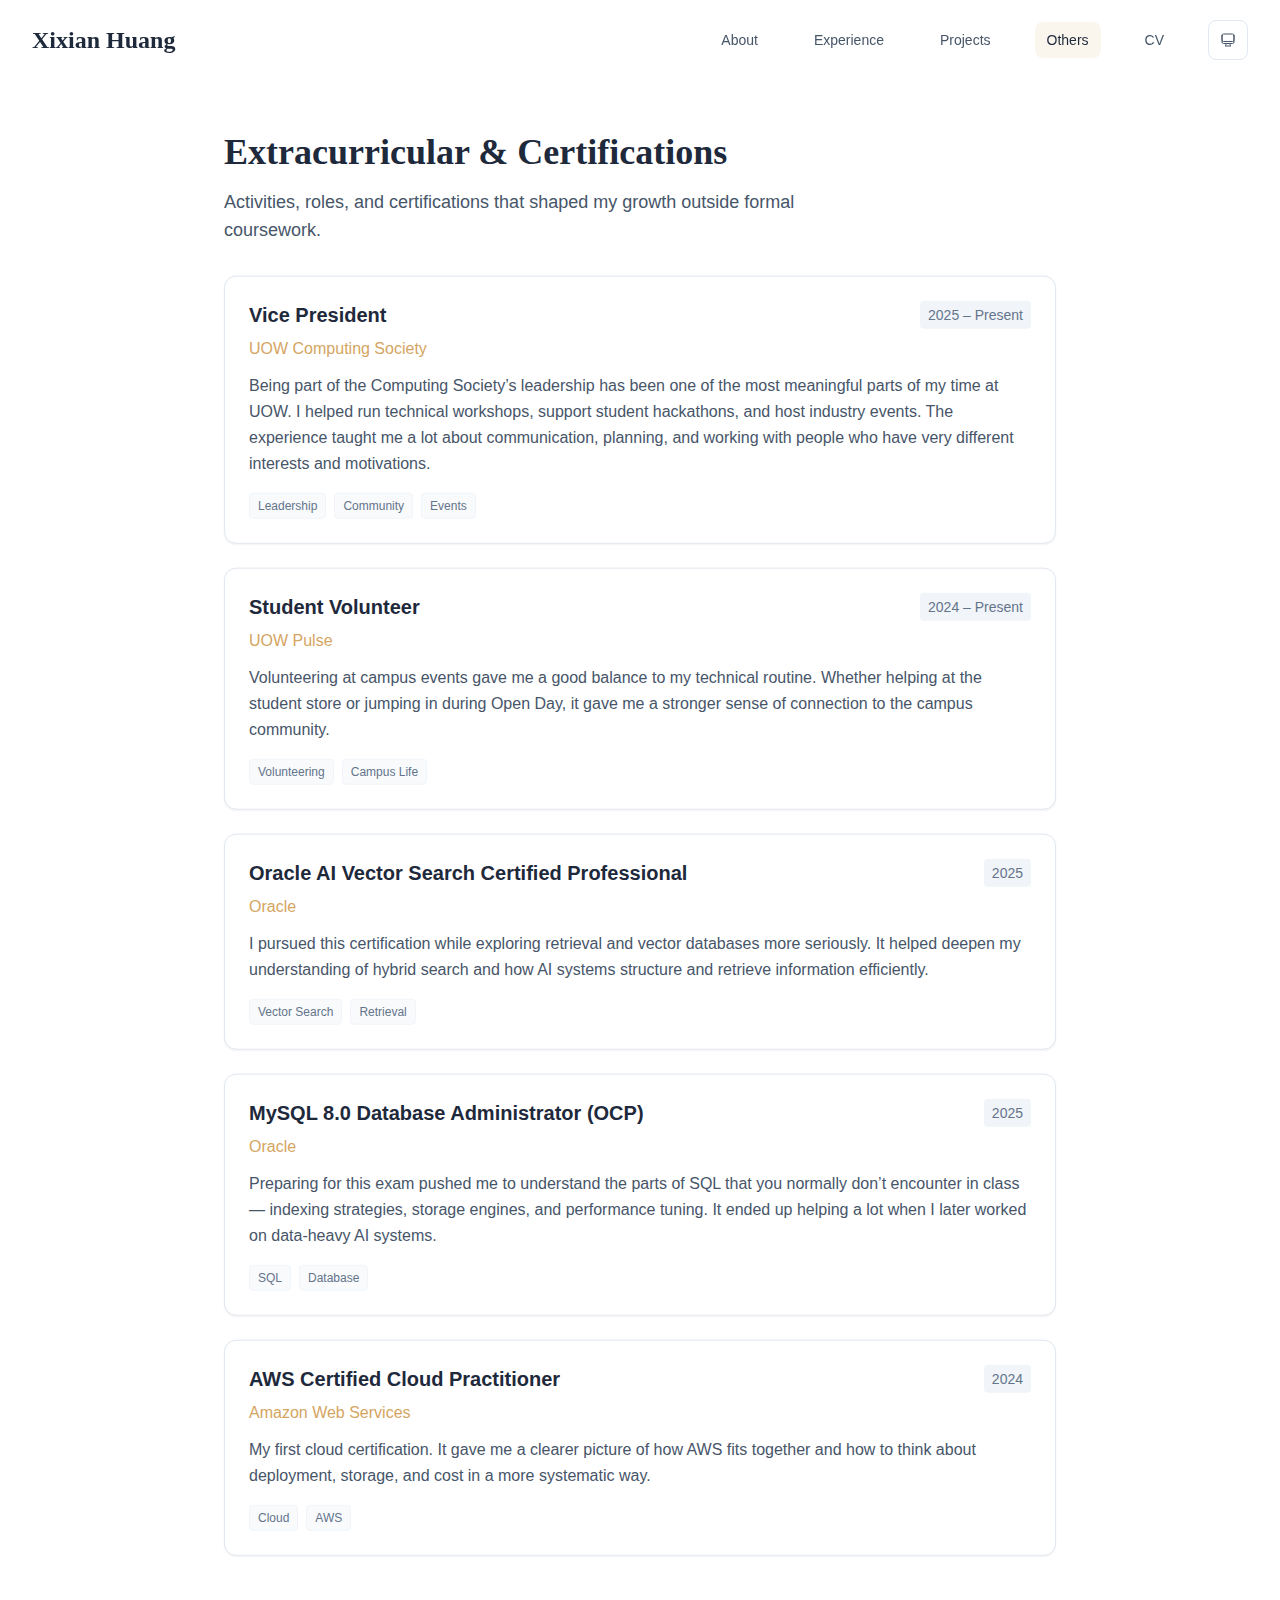
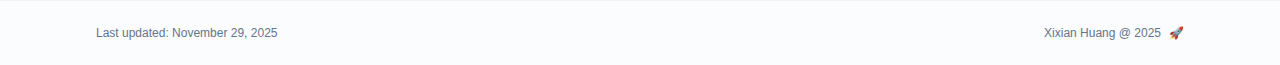
<file: awards/index.html>
<!DOCTYPE html><html lang="en" class="scroll-smooth"><head><meta charSet="utf-8"/><meta name="viewport" content="width=device-width, initial-scale=1"/><link rel="stylesheet" href="/_next/static/css/c11e6314bcf95faa.css" data-precedence="next"/><link rel="preload" as="script" fetchPriority="low" href="/_next/static/chunks/webpack-679b75d1c4c2027c.js"/><script src="/_next/static/chunks/4bd1b696-70b6d399998de86a.js" async=""></script><script src="/_next/static/chunks/684-5aaa8290a129f299.js" async=""></script><script src="/_next/static/chunks/main-app-5afdf5117a51fa62.js" async=""></script><script src="/_next/static/chunks/17-9c04c9413a9f9f1f.js" async=""></script><script src="/_next/static/chunks/874-6cc630662f3664af.js" async=""></script><script src="/_next/static/chunks/862-15038af301665bb3.js" async=""></script><script src="/_next/static/chunks/app/layout-25182ad619f904f5.js" async=""></script><script src="/_next/static/chunks/178-595a94b9af1e67b5.js" async=""></script><script src="/_next/static/chunks/748-1f3129a1e6365cf9.js" async=""></script><script src="/_next/static/chunks/app/%5Bslug%5D/page-57bca348246a5369.js" async=""></script><link rel="icon" href="/favicon.svg" type="image/svg+xml"/><link rel="dns-prefetch" href="https://google-fonts.jialeliu.com"/><link rel="preconnect" href="https://google-fonts.jialeliu.com" crossorigin=""/><link rel="preload" as="style" href="https://google-fonts.jialeliu.com/css2?family=Inter:wght@300;400;500;600;700&amp;family=Crimson+Text:ital,wght@0,400;0,600;1,400&amp;display=swap"/><link rel="stylesheet" id="gfonts-css" href="https://google-fonts.jialeliu.com/css2?family=Inter:wght@300;400;500;600;700&amp;family=Crimson+Text:ital,wght@0,400;0,600;1,400&amp;display=swap" media="print"/><script>
              (function(){
                var l = document.getElementById('gfonts-css');
                if (!l) return;
                if (l.media !== 'all') {
                  l.addEventListener('load', function(){ try { l.media = 'all'; } catch(e){} });
                }
              })();
            </script><noscript><link rel="stylesheet" href="https://google-fonts.jialeliu.com/css2?family=Inter:wght@300;400;500;600;700&amp;family=Crimson+Text:ital,wght@0,400;0,600;1,400&amp;display=swap"/></noscript><script>
              try {
                const theme = localStorage.getItem('theme-storage');
                const parsed = theme ? JSON.parse(theme) : null;
                const setting = parsed?.state?.theme || 'system';
                const prefersDark = typeof window !== 'undefined' && window.matchMedia && window.matchMedia('(prefers-color-scheme: dark)').matches;
                const effective = setting === 'dark' ? 'dark' : (setting === 'light' ? 'light' : (prefersDark ? 'dark' : 'light'));
                var root = document.documentElement;
                root.classList.add(effective);
                root.setAttribute('data-theme', effective);
              } catch (e) {
                var root = document.documentElement;
                root.classList.add('light');
                root.setAttribute('data-theme', 'light');
              }
            </script><title>Extracurricular &amp; Certifications | Xixian Huang</title><meta name="description" content="Activities, roles, and certifications that shaped my growth outside formal coursework."/><meta name="author" content="Xixian Huang"/><meta name="keywords" content="Xixian Huang,PhD,Research,University of Wollongong | Binance"/><meta name="creator" content="Xixian Huang"/><meta name="publisher" content="Xixian Huang"/><meta property="og:title" content="Xixian Huang"/><meta property="og:description" content="CS student at UOW, Risk Analyst Intern at Binance"/><meta property="og:site_name" content="Xixian Huang&#x27;s Academic Website"/><meta property="og:locale" content="en_US"/><meta property="og:type" content="website"/><meta name="twitter:card" content="summary"/><meta name="twitter:title" content="Xixian Huang"/><meta name="twitter:description" content="CS student at UOW, Risk Analyst Intern at Binance"/><link rel="icon" href="/favicon.svg"/><script>document.querySelectorAll('body link[rel="icon"], body link[rel="apple-touch-icon"]').forEach(el => document.head.appendChild(el))</script><script src="/_next/static/chunks/polyfills-42372ed130431b0a.js" noModule=""></script></head><body class="font-sans antialiased"><div style="visibility:hidden"><nav class="fixed top-0 left-0 right-0 z-50" data-headlessui-state=""><div class="transition-all duration-300 ease-out bg-transparent" style="transform:translateY(-100px)"><div class="max-w-7xl mx-auto px-4 sm:px-6 lg:px-8"><div class="flex justify-between items-center h-16 lg:h-20"><div class="flex-shrink-0" tabindex="0"><a class="text-xl lg:text-2xl font-serif font-semibold text-primary hover:text-accent transition-colors duration-200" href="/">Xixian Huang</a></div><div class="hidden lg:block"><div class="ml-10 flex items-center space-x-8"><div class="flex items-baseline space-x-8"><a class="relative px-3 py-2 text-sm font-medium transition-all duration-200 rounded hover:bg-accent/10 hover:shadow-sm text-neutral-600 hover:text-primary" href="/"><span class="relative z-10">About</span></a><a class="relative px-3 py-2 text-sm font-medium transition-all duration-200 rounded hover:bg-accent/10 hover:shadow-sm text-neutral-600 hover:text-primary" href="/teaching/"><span class="relative z-10">Experience</span></a><a class="relative px-3 py-2 text-sm font-medium transition-all duration-200 rounded hover:bg-accent/10 hover:shadow-sm text-neutral-600 hover:text-primary" href="/services/"><span class="relative z-10">Projects</span></a><a class="relative px-3 py-2 text-sm font-medium transition-all duration-200 rounded hover:bg-accent/10 hover:shadow-sm text-primary" href="/awards/"><span class="relative z-10">Others</span><div class="absolute inset-0 bg-accent/10 rounded-lg"></div></a><a class="relative px-3 py-2 text-sm font-medium transition-all duration-200 rounded hover:bg-accent/10 hover:shadow-sm text-neutral-600 hover:text-primary" href="/cv/"><span class="relative z-10">CV</span></a></div><div class="flex items-center justify-center w-10 h-10 rounded-lg border border-neutral-200 dark:border-[rgba(148,163,184,0.24)] bg-background dark:bg-neutral-800"><div class="w-4 h-4 rounded-full bg-neutral-300 animate-pulse"></div></div></div></div><div class="lg:hidden flex items-center space-x-2"><div class="flex items-center justify-center w-10 h-10 rounded-lg border border-neutral-200 dark:border-[rgba(148,163,184,0.24)] bg-background dark:bg-neutral-800"><div class="w-4 h-4 rounded-full bg-neutral-300 animate-pulse"></div></div><button class="inline-flex items-center justify-center p-2 rounded-md text-neutral-600 hover:text-primary hover:bg-neutral-100 dark:hover:bg-neutral-800 focus:outline-none focus:ring-2 focus:ring-inset focus:ring-accent transition-colors duration-200" id="headlessui-disclosure-button-«R5pdb»" type="button" aria-expanded="false" data-headlessui-state=""><span class="sr-only">Open main menu</span><div><svg xmlns="http://www.w3.org/2000/svg" fill="none" viewBox="0 0 24 24" stroke-width="1.5" stroke="currentColor" aria-hidden="true" data-slot="icon" class="block h-6 w-6"><path stroke-linecap="round" stroke-linejoin="round" d="M3.75 6.75h16.5M3.75 12h16.5m-16.5 5.25h16.5"></path></svg></div></button></div></div></div></div></nav><main class="min-h-screen pt-16 lg:pt-20"><div class="max-w-4xl mx-auto px-4 sm:px-6 lg:px-8 py-12"><div style="opacity:0;transform:translateY(20px)"><div class="mb-8"><h1 class="text-4xl font-serif font-bold text-primary mb-4">Extracurricular &amp; Certifications</h1><p class="text-lg text-neutral-600 dark:text-neutral-500 max-w-2xl">Activities, roles, and certifications that shaped my growth outside formal coursework.</p></div><div class="grid gap-6"><div class="bg-white dark:bg-neutral-900 p-6 rounded-xl shadow-sm border border-neutral-200 dark:border-neutral-800 hover:shadow-lg transition-all duration-200 hover:scale-[1.01]" style="opacity:0;transform:translateY(20px)"><div class="flex justify-between items-start mb-2"><h3 class="text-xl font-semibold text-primary">Vice President</h3><span class="text-sm text-neutral-500 font-medium bg-neutral-100 dark:bg-neutral-800 px-2 py-1 rounded">2025 – Present</span></div><p class="text-base text-accent font-medium mb-3">UOW Computing Society</p><p class="text-base text-neutral-600 dark:text-neutral-500 leading-relaxed">Being part of the Computing Society’s leadership has been one of the most meaningful parts of my time at UOW.
I helped run technical workshops, support student hackathons, and host industry events.  
The experience taught me a lot about communication, planning, and working with people who have very different interests and motivations.
</p><div class="flex flex-wrap gap-2 mt-4"><span class="text-xs text-neutral-500 bg-neutral-50 dark:bg-neutral-800/50 px-2 py-1 rounded border border-neutral-100 dark:border-neutral-800">Leadership</span><span class="text-xs text-neutral-500 bg-neutral-50 dark:bg-neutral-800/50 px-2 py-1 rounded border border-neutral-100 dark:border-neutral-800">Community</span><span class="text-xs text-neutral-500 bg-neutral-50 dark:bg-neutral-800/50 px-2 py-1 rounded border border-neutral-100 dark:border-neutral-800">Events</span></div></div><div class="bg-white dark:bg-neutral-900 p-6 rounded-xl shadow-sm border border-neutral-200 dark:border-neutral-800 hover:shadow-lg transition-all duration-200 hover:scale-[1.01]" style="opacity:0;transform:translateY(20px)"><div class="flex justify-between items-start mb-2"><h3 class="text-xl font-semibold text-primary">Student Volunteer</h3><span class="text-sm text-neutral-500 font-medium bg-neutral-100 dark:bg-neutral-800 px-2 py-1 rounded">2024 – Present</span></div><p class="text-base text-accent font-medium mb-3">UOW Pulse</p><p class="text-base text-neutral-600 dark:text-neutral-500 leading-relaxed">Volunteering at campus events gave me a good balance to my technical routine.
Whether helping at the student store or jumping in during Open Day, it gave me a stronger sense of connection to the campus community.
</p><div class="flex flex-wrap gap-2 mt-4"><span class="text-xs text-neutral-500 bg-neutral-50 dark:bg-neutral-800/50 px-2 py-1 rounded border border-neutral-100 dark:border-neutral-800">Volunteering</span><span class="text-xs text-neutral-500 bg-neutral-50 dark:bg-neutral-800/50 px-2 py-1 rounded border border-neutral-100 dark:border-neutral-800">Campus Life</span></div></div><div class="bg-white dark:bg-neutral-900 p-6 rounded-xl shadow-sm border border-neutral-200 dark:border-neutral-800 hover:shadow-lg transition-all duration-200 hover:scale-[1.01]" style="opacity:0;transform:translateY(20px)"><div class="flex justify-between items-start mb-2"><h3 class="text-xl font-semibold text-primary">Oracle AI Vector Search Certified Professional</h3><span class="text-sm text-neutral-500 font-medium bg-neutral-100 dark:bg-neutral-800 px-2 py-1 rounded">2025</span></div><p class="text-base text-accent font-medium mb-3">Oracle</p><p class="text-base text-neutral-600 dark:text-neutral-500 leading-relaxed">I pursued this certification while exploring retrieval and vector databases more seriously.  
It helped deepen my understanding of hybrid search and how AI systems structure and retrieve information efficiently.
</p><div class="flex flex-wrap gap-2 mt-4"><span class="text-xs text-neutral-500 bg-neutral-50 dark:bg-neutral-800/50 px-2 py-1 rounded border border-neutral-100 dark:border-neutral-800">Vector Search</span><span class="text-xs text-neutral-500 bg-neutral-50 dark:bg-neutral-800/50 px-2 py-1 rounded border border-neutral-100 dark:border-neutral-800">Retrieval</span></div></div><div class="bg-white dark:bg-neutral-900 p-6 rounded-xl shadow-sm border border-neutral-200 dark:border-neutral-800 hover:shadow-lg transition-all duration-200 hover:scale-[1.01]" style="opacity:0;transform:translateY(20px)"><div class="flex justify-between items-start mb-2"><h3 class="text-xl font-semibold text-primary">MySQL 8.0 Database Administrator (OCP)</h3><span class="text-sm text-neutral-500 font-medium bg-neutral-100 dark:bg-neutral-800 px-2 py-1 rounded">2025</span></div><p class="text-base text-accent font-medium mb-3">Oracle</p><p class="text-base text-neutral-600 dark:text-neutral-500 leading-relaxed">Preparing for this exam pushed me to understand the parts of SQL that you normally don’t encounter in class —  
indexing strategies, storage engines, and performance tuning.  
It ended up helping a lot when I later worked on data-heavy AI systems.
</p><div class="flex flex-wrap gap-2 mt-4"><span class="text-xs text-neutral-500 bg-neutral-50 dark:bg-neutral-800/50 px-2 py-1 rounded border border-neutral-100 dark:border-neutral-800">SQL</span><span class="text-xs text-neutral-500 bg-neutral-50 dark:bg-neutral-800/50 px-2 py-1 rounded border border-neutral-100 dark:border-neutral-800">Database</span></div></div><div class="bg-white dark:bg-neutral-900 p-6 rounded-xl shadow-sm border border-neutral-200 dark:border-neutral-800 hover:shadow-lg transition-all duration-200 hover:scale-[1.01]" style="opacity:0;transform:translateY(20px)"><div class="flex justify-between items-start mb-2"><h3 class="text-xl font-semibold text-primary">AWS Certified Cloud Practitioner</h3><span class="text-sm text-neutral-500 font-medium bg-neutral-100 dark:bg-neutral-800 px-2 py-1 rounded">2024</span></div><p class="text-base text-accent font-medium mb-3">Amazon Web Services</p><p class="text-base text-neutral-600 dark:text-neutral-500 leading-relaxed">My first cloud certification.  
It gave me a clearer picture of how AWS fits together and how to think about deployment, storage, and cost in a more systematic way.
</p><div class="flex flex-wrap gap-2 mt-4"><span class="text-xs text-neutral-500 bg-neutral-50 dark:bg-neutral-800/50 px-2 py-1 rounded border border-neutral-100 dark:border-neutral-800">Cloud</span><span class="text-xs text-neutral-500 bg-neutral-50 dark:bg-neutral-800/50 px-2 py-1 rounded border border-neutral-100 dark:border-neutral-800">AWS</span></div></div></div></div></div><!--$--><!--/$--><!--$--><!--/$--></main><footer class="border-t border-neutral-200/50 bg-neutral-50/50 dark:bg-neutral-900/50 dark:border-neutral-700/50"><div class="max-w-6xl mx-auto px-4 sm:px-6 lg:px-8 py-6"><div class="flex flex-col sm:flex-row justify-between items-center gap-2"><p class="text-xs text-neutral-500">Last updated:<!-- --> <!-- -->November 29, 2025</p><p class="text-xs text-neutral-500 flex items-center"><a href="https://github.com/heyinwong/portfolio" target="_blank" rel="noopener noreferrer">Xixian Huang @ 2025</a><span class="ml-2">🚀</span></p></div></div></footer></div><script src="/_next/static/chunks/webpack-679b75d1c4c2027c.js" async=""></script><script>(self.__next_f=self.__next_f||[]).push([0])</script><script>self.__next_f.push([1,"1:\"$Sreact.fragment\"\n2:I[3719,[\"17\",\"static/chunks/17-9c04c9413a9f9f1f.js\",\"874\",\"static/chunks/874-6cc630662f3664af.js\",\"862\",\"static/chunks/862-15038af301665bb3.js\",\"177\",\"static/chunks/app/layout-25182ad619f904f5.js\"],\"ThemeProvider\"]\n3:I[768,[\"17\",\"static/chunks/17-9c04c9413a9f9f1f.js\",\"874\",\"static/chunks/874-6cc630662f3664af.js\",\"862\",\"static/chunks/862-15038af301665bb3.js\",\"177\",\"static/chunks/app/layout-25182ad619f904f5.js\"],\"default\"]\n4:I[7555,[],\"\"]\n5:I[1295,[],\"\"]\n6:I[2548,[\"17\",\"static/chunks/17-9c04c9413a9f9f1f.js\",\"874\",\"static/chunks/874-6cc630662f3664af.js\",\"862\",\"static/chunks/862-15038af301665bb3.js\",\"177\",\"static/chunks/app/layout-25182ad619f904f5.js\"],\"default\"]\n8:I[9665,[],\"MetadataBoundary\"]\na:I[9665,[],\"OutletBoundary\"]\nd:I[4911,[],\"AsyncMetadataOutlet\"]\nf:I[9665,[],\"ViewportBoundary\"]\n11:I[6614,[],\"\"]\n:HL[\"/_next/static/css/c11e6314bcf95faa.css\",\"style\"]\n"])</script><script>self.__next_f.push([1,"0:{\"P\":null,\"b\":\"hnjH-XoAteQTtlPCgmvDX\",\"p\":\"\",\"c\":[\"\",\"awards\",\"\"],\"i\":false,\"f\":[[[\"\",{\"children\":[[\"slug\",\"awards\",\"d\"],{\"children\":[\"__PAGE__\",{}]}]},\"$undefined\",\"$undefined\",true],[\"\",[\"$\",\"$1\",\"c\",{\"children\":[[[\"$\",\"link\",\"0\",{\"rel\":\"stylesheet\",\"href\":\"/_next/static/css/c11e6314bcf95faa.css\",\"precedence\":\"next\",\"crossOrigin\":\"$undefined\",\"nonce\":\"$undefined\"}]],[\"$\",\"html\",null,{\"lang\":\"en\",\"className\":\"scroll-smooth\",\"suppressHydrationWarning\":true,\"children\":[[\"$\",\"head\",null,{\"children\":[[\"$\",\"link\",null,{\"rel\":\"icon\",\"href\":\"/favicon.svg\",\"type\":\"image/svg+xml\"}],[\"$\",\"link\",null,{\"rel\":\"dns-prefetch\",\"href\":\"https://google-fonts.jialeliu.com\"}],[\"$\",\"link\",null,{\"rel\":\"preconnect\",\"href\":\"https://google-fonts.jialeliu.com\",\"crossOrigin\":\"\"}],[\"$\",\"link\",null,{\"rel\":\"preload\",\"as\":\"style\",\"href\":\"https://google-fonts.jialeliu.com/css2?family=Inter:wght@300;400;500;600;700\u0026family=Crimson+Text:ital,wght@0,400;0,600;1,400\u0026display=swap\"}],[\"$\",\"link\",null,{\"rel\":\"stylesheet\",\"id\":\"gfonts-css\",\"href\":\"https://google-fonts.jialeliu.com/css2?family=Inter:wght@300;400;500;600;700\u0026family=Crimson+Text:ital,wght@0,400;0,600;1,400\u0026display=swap\",\"media\":\"print\"}],[\"$\",\"script\",null,{\"dangerouslySetInnerHTML\":{\"__html\":\"\\n              (function(){\\n                var l = document.getElementById('gfonts-css');\\n                if (!l) return;\\n                if (l.media !== 'all') {\\n                  l.addEventListener('load', function(){ try { l.media = 'all'; } catch(e){} });\\n                }\\n              })();\\n            \"}}],[\"$\",\"noscript\",null,{\"children\":[\"$\",\"link\",null,{\"rel\":\"stylesheet\",\"href\":\"https://google-fonts.jialeliu.com/css2?family=Inter:wght@300;400;500;600;700\u0026family=Crimson+Text:ital,wght@0,400;0,600;1,400\u0026display=swap\"}]}],[\"$\",\"script\",null,{\"dangerouslySetInnerHTML\":{\"__html\":\"\\n              try {\\n                const theme = localStorage.getItem('theme-storage');\\n                const parsed = theme ? JSON.parse(theme) : null;\\n                const setting = parsed?.state?.theme || 'system';\\n                const prefersDark = typeof window !== 'undefined' \u0026\u0026 window.matchMedia \u0026\u0026 window.matchMedia('(prefers-color-scheme: dark)').matches;\\n                const effective = setting === 'dark' ? 'dark' : (setting === 'light' ? 'light' : (prefersDark ? 'dark' : 'light'));\\n                var root = document.documentElement;\\n                root.classList.add(effective);\\n                root.setAttribute('data-theme', effective);\\n              } catch (e) {\\n                var root = document.documentElement;\\n                root.classList.add('light');\\n                root.setAttribute('data-theme', 'light');\\n              }\\n            \"}}]]}],[\"$\",\"body\",null,{\"className\":\"font-sans antialiased\",\"children\":[\"$\",\"$L2\",null,{\"children\":[[\"$\",\"$L3\",null,{\"items\":[{\"title\":\"About\",\"type\":\"page\",\"target\":\"about\",\"href\":\"/\"},{\"title\":\"Experience\",\"type\":\"page\",\"target\":\"teaching\",\"href\":\"/teaching\"},{\"title\":\"Projects\",\"type\":\"page\",\"target\":\"services\",\"href\":\"/services\"},{\"title\":\"Others\",\"type\":\"page\",\"target\":\"awards\",\"href\":\"/awards\"},{\"title\":\"CV\",\"type\":\"page\",\"target\":\"cv\",\"href\":\"/cv\"}],\"siteTitle\":\"Xixian Huang\",\"enableOnePageMode\":false}],[\"$\",\"main\",null,{\"className\":\"min-h-screen pt-16 lg:pt-20\",\"children\":[\"$\",\"$L4\",null,{\"parallelRouterKey\":\"children\",\"error\":\"$undefined\",\"errorStyles\":\"$undefined\",\"errorScripts\":\"$undefined\",\"template\":[\"$\",\"$L5\",null,{}],\"templateStyles\":\"$undefined\",\"templateScripts\":\"$undefined\",\"notFound\":[[[\"$\",\"title\",null,{\"children\":\"404: This page could not be found.\"}],[\"$\",\"div\",null,{\"style\":{\"fontFamily\":\"system-ui,\\\"Segoe UI\\\",Roboto,Helvetica,Arial,sans-serif,\\\"Apple Color Emoji\\\",\\\"Segoe UI Emoji\\\"\",\"height\":\"100vh\",\"textAlign\":\"center\",\"display\":\"flex\",\"flexDirection\":\"column\",\"alignItems\":\"center\",\"justifyContent\":\"center\"},\"children\":[\"$\",\"div\",null,{\"children\":[[\"$\",\"style\",null,{\"dangerouslySetInnerHTML\":{\"__html\":\"body{color:#000;background:#fff;margin:0}.next-error-h1{border-right:1px solid rgba(0,0,0,.3)}@media (prefers-color-scheme:dark){body{color:#fff;background:#000}.next-error-h1{border-right:1px solid rgba(255,255,255,.3)}}\"}}],[\"$\",\"h1\",null,{\"className\":\"next-error-h1\",\"style\":{\"display\":\"inline-block\",\"margin\":\"0 20px 0 0\",\"padding\":\"0 23px 0 0\",\"fontSize\":24,\"fontWeight\":500,\"verticalAlign\":\"top\",\"lineHeight\":\"49px\"},\"children\":404}],[\"$\",\"div\",null,{\"style\":{\"display\":\"inline-block\"},\"children\":[\"$\",\"h2\",null,{\"style\":{\"fontSize\":14,\"fontWeight\":400,\"lineHeight\":\"49px\",\"margin\":0},\"children\":\"This page could not be found.\"}]}]]}]}]],[]],\"forbidden\":\"$undefined\",\"unauthorized\":\"$undefined\"}]}],[\"$\",\"$L6\",null,{\"lastUpdated\":\"November 29, 2025\"}]]}]}]]}]]}],{\"children\":[[\"slug\",\"awards\",\"d\"],[\"$\",\"$1\",\"c\",{\"children\":[null,[\"$\",\"$L4\",null,{\"parallelRouterKey\":\"children\",\"error\":\"$undefined\",\"errorStyles\":\"$undefined\",\"errorScripts\":\"$undefined\",\"template\":[\"$\",\"$L5\",null,{}],\"templateStyles\":\"$undefined\",\"templateScripts\":\"$undefined\",\"notFound\":\"$undefined\",\"forbidden\":\"$undefined\",\"unauthorized\":\"$undefined\"}]]}],{\"children\":[\"__PAGE__\",[\"$\",\"$1\",\"c\",{\"children\":[\"$L7\",[\"$\",\"$L8\",null,{\"children\":\"$L9\"}],null,[\"$\",\"$La\",null,{\"children\":[\"$Lb\",\"$Lc\",[\"$\",\"$Ld\",null,{\"promise\":\"$@e\"}]]}]]}],{},null,false]},null,false]},null,false],[\"$\",\"$1\",\"h\",{\"children\":[null,[\"$\",\"$1\",\"BM-i9-ggIlNiU_FzXcPu7\",{\"children\":[[\"$\",\"$Lf\",null,{\"children\":\"$L10\"}],null]}],null]}],false]],\"m\":\"$undefined\",\"G\":[\"$11\",\"$undefined\"],\"s\":false,\"S\":true}\n"])</script><script>self.__next_f.push([1,"12:\"$Sreact.suspense\"\n13:I[4911,[],\"AsyncMetadata\"]\n15:I[3684,[\"17\",\"static/chunks/17-9c04c9413a9f9f1f.js\",\"178\",\"static/chunks/178-595a94b9af1e67b5.js\",\"748\",\"static/chunks/748-1f3129a1e6365cf9.js\",\"182\",\"static/chunks/app/%5Bslug%5D/page-57bca348246a5369.js\"],\"default\"]\n9:[\"$\",\"$12\",null,{\"fallback\":null,\"children\":[\"$\",\"$L13\",null,{\"promise\":\"$@14\"}]}]\n"])</script><script>self.__next_f.push([1,"7:[\"$\",\"div\",null,{\"className\":\"max-w-4xl mx-auto px-4 sm:px-6 lg:px-8 py-12\",\"children\":[false,false,[\"$\",\"$L15\",null,{\"config\":{\"type\":\"card\",\"title\":\"Extracurricular \u0026 Certifications\",\"description\":\"Activities, roles, and certifications that shaped my growth outside formal coursework.\",\"items\":[{\"title\":\"Vice President\",\"subtitle\":\"UOW Computing Society\",\"date\":\"2025 – Present\",\"content\":\"Being part of the Computing Society’s leadership has been one of the most meaningful parts of my time at UOW.\\nI helped run technical workshops, support student hackathons, and host industry events.  \\nThe experience taught me a lot about communication, planning, and working with people who have very different interests and motivations.\\n\",\"tags\":[\"Leadership\",\"Community\",\"Events\"]},{\"title\":\"Student Volunteer\",\"subtitle\":\"UOW Pulse\",\"date\":\"2024 – Present\",\"content\":\"Volunteering at campus events gave me a good balance to my technical routine.\\nWhether helping at the student store or jumping in during Open Day, it gave me a stronger sense of connection to the campus community.\\n\",\"tags\":[\"Volunteering\",\"Campus Life\"]},{\"title\":\"Oracle AI Vector Search Certified Professional\",\"subtitle\":\"Oracle\",\"date\":\"2025\",\"content\":\"I pursued this certification while exploring retrieval and vector databases more seriously.  \\nIt helped deepen my understanding of hybrid search and how AI systems structure and retrieve information efficiently.\\n\",\"tags\":[\"Vector Search\",\"Retrieval\"]},{\"title\":\"MySQL 8.0 Database Administrator (OCP)\",\"subtitle\":\"Oracle\",\"date\":\"2025\",\"content\":\"Preparing for this exam pushed me to understand the parts of SQL that you normally don’t encounter in class —  \\nindexing strategies, storage engines, and performance tuning.  \\nIt ended up helping a lot when I later worked on data-heavy AI systems.\\n\",\"tags\":[\"SQL\",\"Database\"]},{\"title\":\"AWS Certified Cloud Practitioner\",\"subtitle\":\"Amazon Web Services\",\"date\":\"2024\",\"content\":\"My first cloud certification.  \\nIt gave me a clearer picture of how AWS fits together and how to think about deployment, storage, and cost in a more systematic way.\\n\",\"tags\":[\"Cloud\",\"AWS\"]}]}}]]}]\n"])</script><script>self.__next_f.push([1,"c:null\n"])</script><script>self.__next_f.push([1,"10:[[\"$\",\"meta\",\"0\",{\"charSet\":\"utf-8\"}],[\"$\",\"meta\",\"1\",{\"name\":\"viewport\",\"content\":\"width=device-width, initial-scale=1\"}]]\nb:null\n"])</script><script>self.__next_f.push([1,"14:{\"metadata\":[[\"$\",\"title\",\"0\",{\"children\":\"Extracurricular \u0026 Certifications | Xixian Huang\"}],[\"$\",\"meta\",\"1\",{\"name\":\"description\",\"content\":\"Activities, roles, and certifications that shaped my growth outside formal coursework.\"}],[\"$\",\"meta\",\"2\",{\"name\":\"author\",\"content\":\"Xixian Huang\"}],[\"$\",\"meta\",\"3\",{\"name\":\"keywords\",\"content\":\"Xixian Huang,PhD,Research,University of Wollongong | Binance\"}],[\"$\",\"meta\",\"4\",{\"name\":\"creator\",\"content\":\"Xixian Huang\"}],[\"$\",\"meta\",\"5\",{\"name\":\"publisher\",\"content\":\"Xixian Huang\"}],[\"$\",\"meta\",\"6\",{\"property\":\"og:title\",\"content\":\"Xixian Huang\"}],[\"$\",\"meta\",\"7\",{\"property\":\"og:description\",\"content\":\"CS student at UOW, Risk Analyst Intern at Binance\"}],[\"$\",\"meta\",\"8\",{\"property\":\"og:site_name\",\"content\":\"Xixian Huang's Academic Website\"}],[\"$\",\"meta\",\"9\",{\"property\":\"og:locale\",\"content\":\"en_US\"}],[\"$\",\"meta\",\"10\",{\"property\":\"og:type\",\"content\":\"website\"}],[\"$\",\"meta\",\"11\",{\"name\":\"twitter:card\",\"content\":\"summary\"}],[\"$\",\"meta\",\"12\",{\"name\":\"twitter:title\",\"content\":\"Xixian Huang\"}],[\"$\",\"meta\",\"13\",{\"name\":\"twitter:description\",\"content\":\"CS student at UOW, Risk Analyst Intern at Binance\"}],[\"$\",\"link\",\"14\",{\"rel\":\"icon\",\"href\":\"/favicon.svg\"}]],\"error\":null,\"digest\":\"$undefined\"}\ne:{\"metadata\":\"$14:metadata\",\"error\":null,\"digest\":\"$undefined\"}\n"])</script></body></html>
</file>
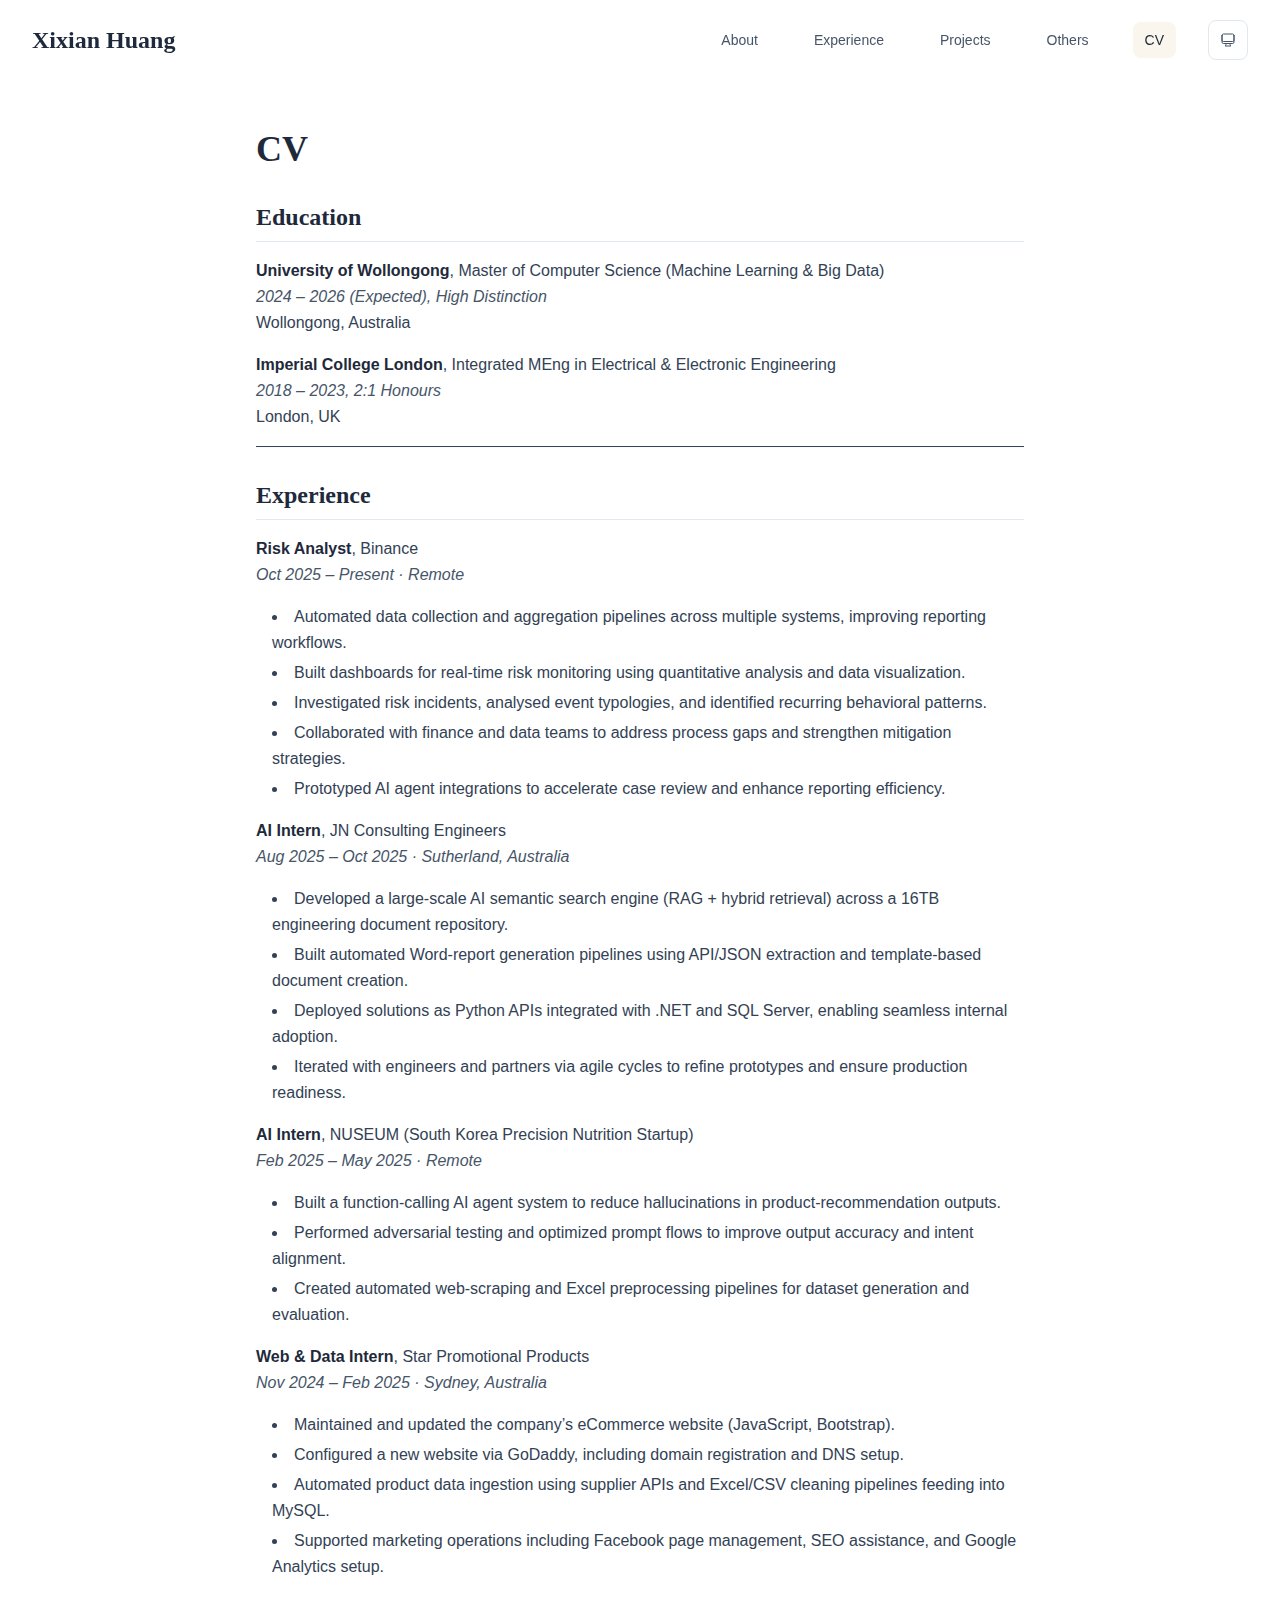
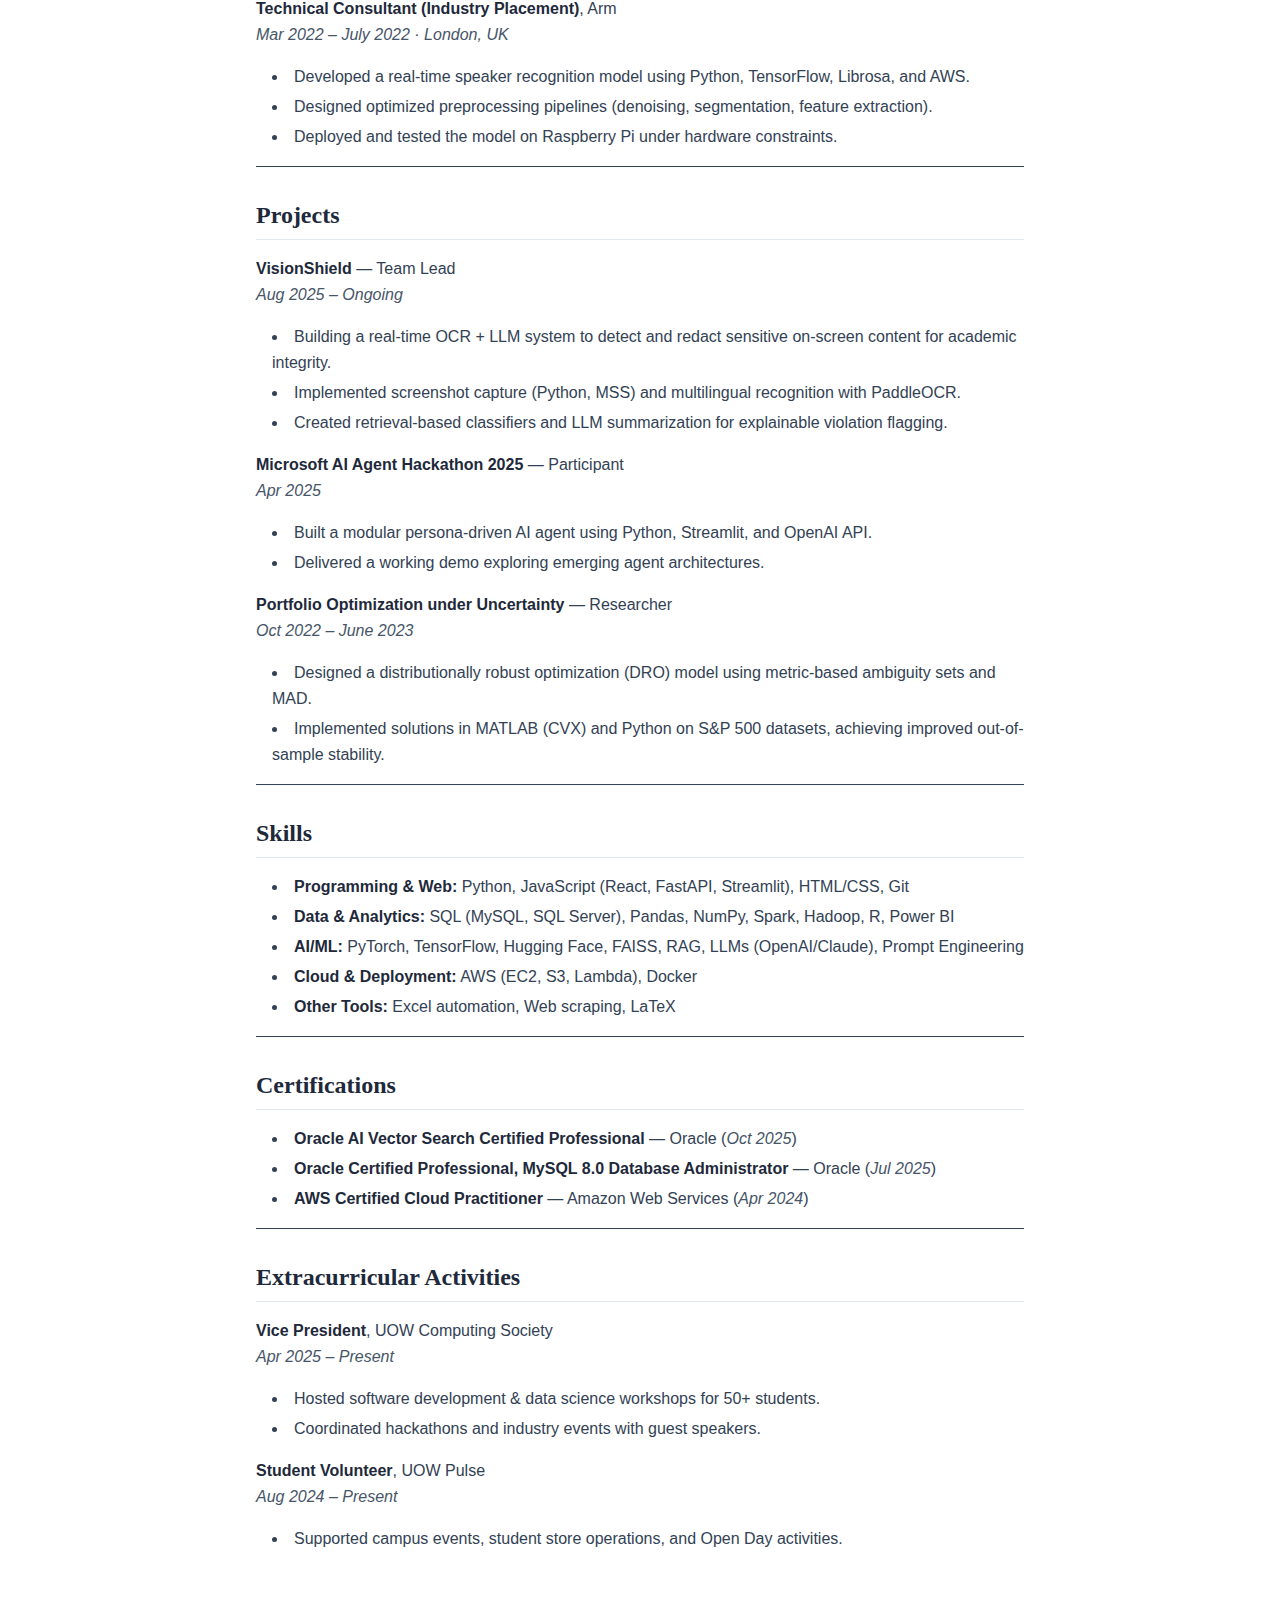
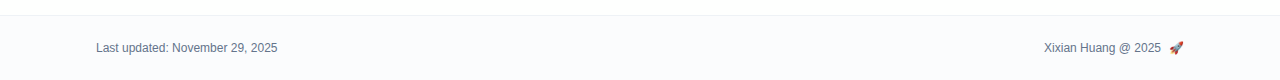
<file: cv/index.html>
<!DOCTYPE html><html lang="en" class="scroll-smooth"><head><meta charSet="utf-8"/><meta name="viewport" content="width=device-width, initial-scale=1"/><link rel="stylesheet" href="/_next/static/css/c11e6314bcf95faa.css" data-precedence="next"/><link rel="preload" as="script" fetchPriority="low" href="/_next/static/chunks/webpack-679b75d1c4c2027c.js"/><script src="/_next/static/chunks/4bd1b696-70b6d399998de86a.js" async=""></script><script src="/_next/static/chunks/684-5aaa8290a129f299.js" async=""></script><script src="/_next/static/chunks/main-app-5afdf5117a51fa62.js" async=""></script><script src="/_next/static/chunks/17-9c04c9413a9f9f1f.js" async=""></script><script src="/_next/static/chunks/874-6cc630662f3664af.js" async=""></script><script src="/_next/static/chunks/862-15038af301665bb3.js" async=""></script><script src="/_next/static/chunks/app/layout-25182ad619f904f5.js" async=""></script><script src="/_next/static/chunks/178-595a94b9af1e67b5.js" async=""></script><script src="/_next/static/chunks/748-1f3129a1e6365cf9.js" async=""></script><script src="/_next/static/chunks/app/%5Bslug%5D/page-57bca348246a5369.js" async=""></script><link rel="icon" href="/favicon.svg" type="image/svg+xml"/><link rel="dns-prefetch" href="https://google-fonts.jialeliu.com"/><link rel="preconnect" href="https://google-fonts.jialeliu.com" crossorigin=""/><link rel="preload" as="style" href="https://google-fonts.jialeliu.com/css2?family=Inter:wght@300;400;500;600;700&amp;family=Crimson+Text:ital,wght@0,400;0,600;1,400&amp;display=swap"/><link rel="stylesheet" id="gfonts-css" href="https://google-fonts.jialeliu.com/css2?family=Inter:wght@300;400;500;600;700&amp;family=Crimson+Text:ital,wght@0,400;0,600;1,400&amp;display=swap" media="print"/><script>
              (function(){
                var l = document.getElementById('gfonts-css');
                if (!l) return;
                if (l.media !== 'all') {
                  l.addEventListener('load', function(){ try { l.media = 'all'; } catch(e){} });
                }
              })();
            </script><noscript><link rel="stylesheet" href="https://google-fonts.jialeliu.com/css2?family=Inter:wght@300;400;500;600;700&amp;family=Crimson+Text:ital,wght@0,400;0,600;1,400&amp;display=swap"/></noscript><script>
              try {
                const theme = localStorage.getItem('theme-storage');
                const parsed = theme ? JSON.parse(theme) : null;
                const setting = parsed?.state?.theme || 'system';
                const prefersDark = typeof window !== 'undefined' && window.matchMedia && window.matchMedia('(prefers-color-scheme: dark)').matches;
                const effective = setting === 'dark' ? 'dark' : (setting === 'light' ? 'light' : (prefersDark ? 'dark' : 'light'));
                var root = document.documentElement;
                root.classList.add(effective);
                root.setAttribute('data-theme', effective);
              } catch (e) {
                var root = document.documentElement;
                root.classList.add('light');
                root.setAttribute('data-theme', 'light');
              }
            </script><title>CV | Xixian Huang</title><meta name="author" content="Xixian Huang"/><meta name="keywords" content="Xixian Huang,PhD,Research,University of Wollongong | Binance"/><meta name="creator" content="Xixian Huang"/><meta name="publisher" content="Xixian Huang"/><meta property="og:title" content="Xixian Huang"/><meta property="og:description" content="CS student at UOW, Risk Analyst Intern at Binance"/><meta property="og:site_name" content="Xixian Huang&#x27;s Academic Website"/><meta property="og:locale" content="en_US"/><meta property="og:type" content="website"/><meta name="twitter:card" content="summary"/><meta name="twitter:title" content="Xixian Huang"/><meta name="twitter:description" content="CS student at UOW, Risk Analyst Intern at Binance"/><link rel="icon" href="/favicon.svg"/><script>document.querySelectorAll('body link[rel="icon"], body link[rel="apple-touch-icon"]').forEach(el => document.head.appendChild(el))</script><script src="/_next/static/chunks/polyfills-42372ed130431b0a.js" noModule=""></script></head><body class="font-sans antialiased"><div style="visibility:hidden"><nav class="fixed top-0 left-0 right-0 z-50" data-headlessui-state=""><div class="transition-all duration-300 ease-out bg-transparent" style="transform:translateY(-100px)"><div class="max-w-7xl mx-auto px-4 sm:px-6 lg:px-8"><div class="flex justify-between items-center h-16 lg:h-20"><div class="flex-shrink-0" tabindex="0"><a class="text-xl lg:text-2xl font-serif font-semibold text-primary hover:text-accent transition-colors duration-200" href="/">Xixian Huang</a></div><div class="hidden lg:block"><div class="ml-10 flex items-center space-x-8"><div class="flex items-baseline space-x-8"><a class="relative px-3 py-2 text-sm font-medium transition-all duration-200 rounded hover:bg-accent/10 hover:shadow-sm text-neutral-600 hover:text-primary" href="/"><span class="relative z-10">About</span></a><a class="relative px-3 py-2 text-sm font-medium transition-all duration-200 rounded hover:bg-accent/10 hover:shadow-sm text-neutral-600 hover:text-primary" href="/experience/"><span class="relative z-10">Experience</span></a><a class="relative px-3 py-2 text-sm font-medium transition-all duration-200 rounded hover:bg-accent/10 hover:shadow-sm text-neutral-600 hover:text-primary" href="/project/"><span class="relative z-10">Projects</span></a><a class="relative px-3 py-2 text-sm font-medium transition-all duration-200 rounded hover:bg-accent/10 hover:shadow-sm text-neutral-600 hover:text-primary" href="/more/"><span class="relative z-10">Others</span></a><a class="relative px-3 py-2 text-sm font-medium transition-all duration-200 rounded hover:bg-accent/10 hover:shadow-sm text-primary" href="/cv/"><span class="relative z-10">CV</span><div class="absolute inset-0 bg-accent/10 rounded-lg"></div></a></div><div class="flex items-center justify-center w-10 h-10 rounded-lg border border-neutral-200 dark:border-[rgba(148,163,184,0.24)] bg-background dark:bg-neutral-800"><div class="w-4 h-4 rounded-full bg-neutral-300 animate-pulse"></div></div></div></div><div class="lg:hidden flex items-center space-x-2"><div class="flex items-center justify-center w-10 h-10 rounded-lg border border-neutral-200 dark:border-[rgba(148,163,184,0.24)] bg-background dark:bg-neutral-800"><div class="w-4 h-4 rounded-full bg-neutral-300 animate-pulse"></div></div><button class="inline-flex items-center justify-center p-2 rounded-md text-neutral-600 hover:text-primary hover:bg-neutral-100 dark:hover:bg-neutral-800 focus:outline-none focus:ring-2 focus:ring-inset focus:ring-accent transition-colors duration-200" id="headlessui-disclosure-button-«R5pdb»" type="button" aria-expanded="false" data-headlessui-state=""><span class="sr-only">Open main menu</span><div><svg xmlns="http://www.w3.org/2000/svg" fill="none" viewBox="0 0 24 24" stroke-width="1.5" stroke="currentColor" aria-hidden="true" data-slot="icon" class="block h-6 w-6"><path stroke-linecap="round" stroke-linejoin="round" d="M3.75 6.75h16.5M3.75 12h16.5m-16.5 5.25h16.5"></path></svg></div></button></div></div></div></div></nav><main class="min-h-screen pt-16 lg:pt-20"><div class="max-w-4xl mx-auto px-4 sm:px-6 lg:px-8 py-12"><div class="max-w-3xl mx-auto" style="opacity:0;transform:translateY(20px)"><h1 class="text-4xl font-serif font-bold text-primary mb-4">CV</h1><div class="text-neutral-700 dark:text-neutral-600 leading-relaxed"><h2 class="text-2xl font-serif font-bold text-primary mt-8 mb-4 border-b border-neutral-200 dark:border-neutral-800 pb-2">Education</h2>
<p class="mb-4 last:mb-0"><strong class="font-semibold text-primary">University of Wollongong</strong>, Master of Computer Science (Machine Learning &amp; Big Data)<br/>
<em class="italic text-neutral-600 dark:text-neutral-500">2024 – 2026 (Expected), High Distinction</em><br/>
<!-- -->Wollongong, Australia</p>
<p class="mb-4 last:mb-0"><strong class="font-semibold text-primary">Imperial College London</strong>, Integrated MEng in Electrical &amp; Electronic Engineering<br/>
<em class="italic text-neutral-600 dark:text-neutral-500">2018 – 2023, 2:1 Honours</em><br/>
<!-- -->London, UK</p>
<hr/>
<h2 class="text-2xl font-serif font-bold text-primary mt-8 mb-4 border-b border-neutral-200 dark:border-neutral-800 pb-2">Experience</h2>
<p class="mb-4 last:mb-0"><strong class="font-semibold text-primary">Risk Analyst</strong>, Binance<br/>
<em class="italic text-neutral-600 dark:text-neutral-500">Oct 2025 – Present · Remote</em></p>
<ul class="list-disc list-inside mb-4 space-y-1 ml-4">
<li class="mb-1">Automated data collection and aggregation pipelines across multiple systems, improving reporting workflows.</li>
<li class="mb-1">Built dashboards for real-time risk monitoring using quantitative analysis and data visualization.</li>
<li class="mb-1">Investigated risk incidents, analysed event typologies, and identified recurring behavioral patterns.</li>
<li class="mb-1">Collaborated with finance and data teams to address process gaps and strengthen mitigation strategies.</li>
<li class="mb-1">Prototyped AI agent integrations to accelerate case review and enhance reporting efficiency.</li>
</ul>
<p class="mb-4 last:mb-0"><strong class="font-semibold text-primary">AI Intern</strong>, JN Consulting Engineers<br/>
<em class="italic text-neutral-600 dark:text-neutral-500">Aug 2025 – Oct 2025 · Sutherland, Australia</em></p>
<ul class="list-disc list-inside mb-4 space-y-1 ml-4">
<li class="mb-1">Developed a large-scale AI semantic search engine (RAG + hybrid retrieval) across a 16TB engineering document repository.</li>
<li class="mb-1">Built automated Word-report generation pipelines using API/JSON extraction and template-based document creation.</li>
<li class="mb-1">Deployed solutions as Python APIs integrated with .NET and SQL Server, enabling seamless internal adoption.</li>
<li class="mb-1">Iterated with engineers and partners via agile cycles to refine prototypes and ensure production readiness.</li>
</ul>
<p class="mb-4 last:mb-0"><strong class="font-semibold text-primary">AI Intern</strong>, NUSEUM (South Korea Precision Nutrition Startup)<br/>
<em class="italic text-neutral-600 dark:text-neutral-500">Feb 2025 – May 2025 · Remote</em></p>
<ul class="list-disc list-inside mb-4 space-y-1 ml-4">
<li class="mb-1">Built a function-calling AI agent system to reduce hallucinations in product-recommendation outputs.</li>
<li class="mb-1">Performed adversarial testing and optimized prompt flows to improve output accuracy and intent alignment.</li>
<li class="mb-1">Created automated web-scraping and Excel preprocessing pipelines for dataset generation and evaluation.</li>
</ul>
<p class="mb-4 last:mb-0"><strong class="font-semibold text-primary">Web &amp; Data Intern</strong>, Star Promotional Products<br/>
<em class="italic text-neutral-600 dark:text-neutral-500">Nov 2024 – Feb 2025 · Sydney, Australia</em></p>
<ul class="list-disc list-inside mb-4 space-y-1 ml-4">
<li class="mb-1">Maintained and updated the company’s eCommerce website (JavaScript, Bootstrap).</li>
<li class="mb-1">Configured a new website via GoDaddy, including domain registration and DNS setup.</li>
<li class="mb-1">Automated product data ingestion using supplier APIs and Excel/CSV cleaning pipelines feeding into MySQL.</li>
<li class="mb-1">Supported marketing operations including Facebook page management, SEO assistance, and Google Analytics setup.</li>
</ul>
<p class="mb-4 last:mb-0"><strong class="font-semibold text-primary">Technical Consultant (Industry Placement)</strong>, Arm<br/>
<em class="italic text-neutral-600 dark:text-neutral-500">Mar 2022 – July 2022 · London, UK</em></p>
<ul class="list-disc list-inside mb-4 space-y-1 ml-4">
<li class="mb-1">Developed a real-time speaker recognition model using Python, TensorFlow, Librosa, and AWS.</li>
<li class="mb-1">Designed optimized preprocessing pipelines (denoising, segmentation, feature extraction).</li>
<li class="mb-1">Deployed and tested the model on Raspberry Pi under hardware constraints.</li>
</ul>
<hr/>
<h2 class="text-2xl font-serif font-bold text-primary mt-8 mb-4 border-b border-neutral-200 dark:border-neutral-800 pb-2">Projects</h2>
<p class="mb-4 last:mb-0"><strong class="font-semibold text-primary">VisionShield</strong> — Team Lead<br/>
<em class="italic text-neutral-600 dark:text-neutral-500">Aug 2025 – Ongoing</em></p>
<ul class="list-disc list-inside mb-4 space-y-1 ml-4">
<li class="mb-1">Building a real-time OCR + LLM system to detect and redact sensitive on-screen content for academic integrity.</li>
<li class="mb-1">Implemented screenshot capture (Python, MSS) and multilingual recognition with PaddleOCR.</li>
<li class="mb-1">Created retrieval-based classifiers and LLM summarization for explainable violation flagging.</li>
</ul>
<p class="mb-4 last:mb-0"><strong class="font-semibold text-primary">Microsoft AI Agent Hackathon 2025</strong> — Participant<br/>
<em class="italic text-neutral-600 dark:text-neutral-500">Apr 2025</em></p>
<ul class="list-disc list-inside mb-4 space-y-1 ml-4">
<li class="mb-1">Built a modular persona-driven AI agent using Python, Streamlit, and OpenAI API.</li>
<li class="mb-1">Delivered a working demo exploring emerging agent architectures.</li>
</ul>
<p class="mb-4 last:mb-0"><strong class="font-semibold text-primary">Portfolio Optimization under Uncertainty</strong> — Researcher<br/>
<em class="italic text-neutral-600 dark:text-neutral-500">Oct 2022 – June 2023</em></p>
<ul class="list-disc list-inside mb-4 space-y-1 ml-4">
<li class="mb-1">Designed a distributionally robust optimization (DRO) model using metric-based ambiguity sets and MAD.</li>
<li class="mb-1">Implemented solutions in MATLAB (CVX) and Python on S&amp;P 500 datasets, achieving improved out-of-sample stability.</li>
</ul>
<hr/>
<h2 class="text-2xl font-serif font-bold text-primary mt-8 mb-4 border-b border-neutral-200 dark:border-neutral-800 pb-2">Skills</h2>
<ul class="list-disc list-inside mb-4 space-y-1 ml-4">
<li class="mb-1"><strong class="font-semibold text-primary">Programming &amp; Web:</strong> Python, JavaScript (React, FastAPI, Streamlit), HTML/CSS, Git</li>
<li class="mb-1"><strong class="font-semibold text-primary">Data &amp; Analytics:</strong> SQL (MySQL, SQL Server), Pandas, NumPy, Spark, Hadoop, R, Power BI</li>
<li class="mb-1"><strong class="font-semibold text-primary">AI/ML:</strong> PyTorch, TensorFlow, Hugging Face, FAISS, RAG, LLMs (OpenAI/Claude), Prompt Engineering</li>
<li class="mb-1"><strong class="font-semibold text-primary">Cloud &amp; Deployment:</strong> AWS (EC2, S3, Lambda), Docker</li>
<li class="mb-1"><strong class="font-semibold text-primary">Other Tools:</strong> Excel automation, Web scraping, LaTeX</li>
</ul>
<hr/>
<h2 class="text-2xl font-serif font-bold text-primary mt-8 mb-4 border-b border-neutral-200 dark:border-neutral-800 pb-2">Certifications</h2>
<ul class="list-disc list-inside mb-4 space-y-1 ml-4">
<li class="mb-1"><strong class="font-semibold text-primary">Oracle AI Vector Search Certified Professional</strong> — Oracle (<em class="italic text-neutral-600 dark:text-neutral-500">Oct 2025</em>)</li>
<li class="mb-1"><strong class="font-semibold text-primary">Oracle Certified Professional, MySQL 8.0 Database Administrator</strong> — Oracle (<em class="italic text-neutral-600 dark:text-neutral-500">Jul 2025</em>)</li>
<li class="mb-1"><strong class="font-semibold text-primary">AWS Certified Cloud Practitioner</strong> — Amazon Web Services (<em class="italic text-neutral-600 dark:text-neutral-500">Apr 2024</em>)</li>
</ul>
<hr/>
<h2 class="text-2xl font-serif font-bold text-primary mt-8 mb-4 border-b border-neutral-200 dark:border-neutral-800 pb-2">Extracurricular Activities</h2>
<p class="mb-4 last:mb-0"><strong class="font-semibold text-primary">Vice President</strong>, UOW Computing Society<br/>
<em class="italic text-neutral-600 dark:text-neutral-500">Apr 2025 – Present</em></p>
<ul class="list-disc list-inside mb-4 space-y-1 ml-4">
<li class="mb-1">Hosted software development &amp; data science workshops for 50+ students.</li>
<li class="mb-1">Coordinated hackathons and industry events with guest speakers.</li>
</ul>
<p class="mb-4 last:mb-0"><strong class="font-semibold text-primary">Student Volunteer</strong>, UOW Pulse<br/>
<em class="italic text-neutral-600 dark:text-neutral-500">Aug 2024 – Present</em></p>
<ul class="list-disc list-inside mb-4 space-y-1 ml-4">
<li class="mb-1">Supported campus events, student store operations, and Open Day activities.</li>
</ul></div></div></div><!--$--><!--/$--><!--$--><!--/$--></main><footer class="border-t border-neutral-200/50 bg-neutral-50/50 dark:bg-neutral-900/50 dark:border-neutral-700/50"><div class="max-w-6xl mx-auto px-4 sm:px-6 lg:px-8 py-6"><div class="flex flex-col sm:flex-row justify-between items-center gap-2"><p class="text-xs text-neutral-500">Last updated:<!-- --> <!-- -->November 29, 2025</p><p class="text-xs text-neutral-500 flex items-center"><a href="https://github.com/heyinwong/portfolio" target="_blank" rel="noopener noreferrer">Xixian Huang @ 2025</a><span class="ml-2">🚀</span></p></div></div></footer></div><script src="/_next/static/chunks/webpack-679b75d1c4c2027c.js" async=""></script><script>(self.__next_f=self.__next_f||[]).push([0])</script><script>self.__next_f.push([1,"1:\"$Sreact.fragment\"\n2:I[3719,[\"17\",\"static/chunks/17-9c04c9413a9f9f1f.js\",\"874\",\"static/chunks/874-6cc630662f3664af.js\",\"862\",\"static/chunks/862-15038af301665bb3.js\",\"177\",\"static/chunks/app/layout-25182ad619f904f5.js\"],\"ThemeProvider\"]\n3:I[768,[\"17\",\"static/chunks/17-9c04c9413a9f9f1f.js\",\"874\",\"static/chunks/874-6cc630662f3664af.js\",\"862\",\"static/chunks/862-15038af301665bb3.js\",\"177\",\"static/chunks/app/layout-25182ad619f904f5.js\"],\"default\"]\n4:I[7555,[],\"\"]\n5:I[1295,[],\"\"]\n6:I[2548,[\"17\",\"static/chunks/17-9c04c9413a9f9f1f.js\",\"874\",\"static/chunks/874-6cc630662f3664af.js\",\"862\",\"static/chunks/862-15038af301665bb3.js\",\"177\",\"static/chunks/app/layout-25182ad619f904f5.js\"],\"default\"]\n8:I[9665,[],\"MetadataBoundary\"]\na:I[9665,[],\"OutletBoundary\"]\nd:I[4911,[],\"AsyncMetadataOutlet\"]\nf:I[9665,[],\"ViewportBoundary\"]\n11:I[6614,[],\"\"]\n:HL[\"/_next/static/css/c11e6314bcf95faa.css\",\"style\"]\n"])</script><script>self.__next_f.push([1,"0:{\"P\":null,\"b\":\"TTroyZJqY1wgfhyDgJlFM\",\"p\":\"\",\"c\":[\"\",\"cv\",\"\"],\"i\":false,\"f\":[[[\"\",{\"children\":[[\"slug\",\"cv\",\"d\"],{\"children\":[\"__PAGE__\",{}]}]},\"$undefined\",\"$undefined\",true],[\"\",[\"$\",\"$1\",\"c\",{\"children\":[[[\"$\",\"link\",\"0\",{\"rel\":\"stylesheet\",\"href\":\"/_next/static/css/c11e6314bcf95faa.css\",\"precedence\":\"next\",\"crossOrigin\":\"$undefined\",\"nonce\":\"$undefined\"}]],[\"$\",\"html\",null,{\"lang\":\"en\",\"className\":\"scroll-smooth\",\"suppressHydrationWarning\":true,\"children\":[[\"$\",\"head\",null,{\"children\":[[\"$\",\"link\",null,{\"rel\":\"icon\",\"href\":\"/favicon.svg\",\"type\":\"image/svg+xml\"}],[\"$\",\"link\",null,{\"rel\":\"dns-prefetch\",\"href\":\"https://google-fonts.jialeliu.com\"}],[\"$\",\"link\",null,{\"rel\":\"preconnect\",\"href\":\"https://google-fonts.jialeliu.com\",\"crossOrigin\":\"\"}],[\"$\",\"link\",null,{\"rel\":\"preload\",\"as\":\"style\",\"href\":\"https://google-fonts.jialeliu.com/css2?family=Inter:wght@300;400;500;600;700\u0026family=Crimson+Text:ital,wght@0,400;0,600;1,400\u0026display=swap\"}],[\"$\",\"link\",null,{\"rel\":\"stylesheet\",\"id\":\"gfonts-css\",\"href\":\"https://google-fonts.jialeliu.com/css2?family=Inter:wght@300;400;500;600;700\u0026family=Crimson+Text:ital,wght@0,400;0,600;1,400\u0026display=swap\",\"media\":\"print\"}],[\"$\",\"script\",null,{\"dangerouslySetInnerHTML\":{\"__html\":\"\\n              (function(){\\n                var l = document.getElementById('gfonts-css');\\n                if (!l) return;\\n                if (l.media !== 'all') {\\n                  l.addEventListener('load', function(){ try { l.media = 'all'; } catch(e){} });\\n                }\\n              })();\\n            \"}}],[\"$\",\"noscript\",null,{\"children\":[\"$\",\"link\",null,{\"rel\":\"stylesheet\",\"href\":\"https://google-fonts.jialeliu.com/css2?family=Inter:wght@300;400;500;600;700\u0026family=Crimson+Text:ital,wght@0,400;0,600;1,400\u0026display=swap\"}]}],[\"$\",\"script\",null,{\"dangerouslySetInnerHTML\":{\"__html\":\"\\n              try {\\n                const theme = localStorage.getItem('theme-storage');\\n                const parsed = theme ? JSON.parse(theme) : null;\\n                const setting = parsed?.state?.theme || 'system';\\n                const prefersDark = typeof window !== 'undefined' \u0026\u0026 window.matchMedia \u0026\u0026 window.matchMedia('(prefers-color-scheme: dark)').matches;\\n                const effective = setting === 'dark' ? 'dark' : (setting === 'light' ? 'light' : (prefersDark ? 'dark' : 'light'));\\n                var root = document.documentElement;\\n                root.classList.add(effective);\\n                root.setAttribute('data-theme', effective);\\n              } catch (e) {\\n                var root = document.documentElement;\\n                root.classList.add('light');\\n                root.setAttribute('data-theme', 'light');\\n              }\\n            \"}}]]}],[\"$\",\"body\",null,{\"className\":\"font-sans antialiased\",\"children\":[\"$\",\"$L2\",null,{\"children\":[[\"$\",\"$L3\",null,{\"items\":[{\"title\":\"About\",\"type\":\"page\",\"target\":\"about\",\"href\":\"/\"},{\"title\":\"Experience\",\"type\":\"page\",\"target\":\"experience\",\"href\":\"/experience\"},{\"title\":\"Projects\",\"type\":\"page\",\"target\":\"project\",\"href\":\"/project\"},{\"title\":\"Others\",\"type\":\"page\",\"target\":\"more\",\"href\":\"/more\"},{\"title\":\"CV\",\"type\":\"page\",\"target\":\"cv\",\"href\":\"/cv\"}],\"siteTitle\":\"Xixian Huang\",\"enableOnePageMode\":false}],[\"$\",\"main\",null,{\"className\":\"min-h-screen pt-16 lg:pt-20\",\"children\":[\"$\",\"$L4\",null,{\"parallelRouterKey\":\"children\",\"error\":\"$undefined\",\"errorStyles\":\"$undefined\",\"errorScripts\":\"$undefined\",\"template\":[\"$\",\"$L5\",null,{}],\"templateStyles\":\"$undefined\",\"templateScripts\":\"$undefined\",\"notFound\":[[[\"$\",\"title\",null,{\"children\":\"404: This page could not be found.\"}],[\"$\",\"div\",null,{\"style\":{\"fontFamily\":\"system-ui,\\\"Segoe UI\\\",Roboto,Helvetica,Arial,sans-serif,\\\"Apple Color Emoji\\\",\\\"Segoe UI Emoji\\\"\",\"height\":\"100vh\",\"textAlign\":\"center\",\"display\":\"flex\",\"flexDirection\":\"column\",\"alignItems\":\"center\",\"justifyContent\":\"center\"},\"children\":[\"$\",\"div\",null,{\"children\":[[\"$\",\"style\",null,{\"dangerouslySetInnerHTML\":{\"__html\":\"body{color:#000;background:#fff;margin:0}.next-error-h1{border-right:1px solid rgba(0,0,0,.3)}@media (prefers-color-scheme:dark){body{color:#fff;background:#000}.next-error-h1{border-right:1px solid rgba(255,255,255,.3)}}\"}}],[\"$\",\"h1\",null,{\"className\":\"next-error-h1\",\"style\":{\"display\":\"inline-block\",\"margin\":\"0 20px 0 0\",\"padding\":\"0 23px 0 0\",\"fontSize\":24,\"fontWeight\":500,\"verticalAlign\":\"top\",\"lineHeight\":\"49px\"},\"children\":404}],[\"$\",\"div\",null,{\"style\":{\"display\":\"inline-block\"},\"children\":[\"$\",\"h2\",null,{\"style\":{\"fontSize\":14,\"fontWeight\":400,\"lineHeight\":\"49px\",\"margin\":0},\"children\":\"This page could not be found.\"}]}]]}]}]],[]],\"forbidden\":\"$undefined\",\"unauthorized\":\"$undefined\"}]}],[\"$\",\"$L6\",null,{\"lastUpdated\":\"November 29, 2025\"}]]}]}]]}]]}],{\"children\":[[\"slug\",\"cv\",\"d\"],[\"$\",\"$1\",\"c\",{\"children\":[null,[\"$\",\"$L4\",null,{\"parallelRouterKey\":\"children\",\"error\":\"$undefined\",\"errorStyles\":\"$undefined\",\"errorScripts\":\"$undefined\",\"template\":[\"$\",\"$L5\",null,{}],\"templateStyles\":\"$undefined\",\"templateScripts\":\"$undefined\",\"notFound\":\"$undefined\",\"forbidden\":\"$undefined\",\"unauthorized\":\"$undefined\"}]]}],{\"children\":[\"__PAGE__\",[\"$\",\"$1\",\"c\",{\"children\":[\"$L7\",[\"$\",\"$L8\",null,{\"children\":\"$L9\"}],null,[\"$\",\"$La\",null,{\"children\":[\"$Lb\",\"$Lc\",[\"$\",\"$Ld\",null,{\"promise\":\"$@e\"}]]}]]}],{},null,false]},null,false]},null,false],[\"$\",\"$1\",\"h\",{\"children\":[null,[\"$\",\"$1\",\"eTYEASID3O5CBn7ZmAdws\",{\"children\":[[\"$\",\"$Lf\",null,{\"children\":\"$L10\"}],null]}],null]}],false]],\"m\":\"$undefined\",\"G\":[\"$11\",\"$undefined\"],\"s\":false,\"S\":true}\n"])</script><script>self.__next_f.push([1,"12:\"$Sreact.suspense\"\n13:I[4911,[],\"AsyncMetadata\"]\n15:I[4059,[\"17\",\"static/chunks/17-9c04c9413a9f9f1f.js\",\"178\",\"static/chunks/178-595a94b9af1e67b5.js\",\"748\",\"static/chunks/748-1f3129a1e6365cf9.js\",\"182\",\"static/chunks/app/%5Bslug%5D/page-57bca348246a5369.js\"],\"default\"]\n9:[\"$\",\"$12\",null,{\"fallback\":null,\"children\":[\"$\",\"$L13\",null,{\"promise\":\"$@14\"}]}]\n16:T124a,"])</script><script>self.__next_f.push([1,"## Education\n\n**University of Wollongong**, Master of Computer Science (Machine Learning \u0026 Big Data)  \n_2024 – 2026 (Expected), High Distinction_  \nWollongong, Australia\n\n**Imperial College London**, Integrated MEng in Electrical \u0026 Electronic Engineering  \n_2018 – 2023, 2:1 Honours_  \nLondon, UK\n\n---\n\n## Experience\n\n**Risk Analyst**, Binance  \n_Oct 2025 – Present · Remote_\n\n- Automated data collection and aggregation pipelines across multiple systems, improving reporting workflows.\n- Built dashboards for real-time risk monitoring using quantitative analysis and data visualization.\n- Investigated risk incidents, analysed event typologies, and identified recurring behavioral patterns.\n- Collaborated with finance and data teams to address process gaps and strengthen mitigation strategies.\n- Prototyped AI agent integrations to accelerate case review and enhance reporting efficiency.\n\n**AI Intern**, JN Consulting Engineers  \n_Aug 2025 – Oct 2025 · Sutherland, Australia_\n\n- Developed a large-scale AI semantic search engine (RAG + hybrid retrieval) across a 16TB engineering document repository.\n- Built automated Word-report generation pipelines using API/JSON extraction and template-based document creation.\n- Deployed solutions as Python APIs integrated with .NET and SQL Server, enabling seamless internal adoption.\n- Iterated with engineers and partners via agile cycles to refine prototypes and ensure production readiness.\n\n**AI Intern**, NUSEUM (South Korea Precision Nutrition Startup)  \n_Feb 2025 – May 2025 · Remote_\n\n- Built a function-calling AI agent system to reduce hallucinations in product-recommendation outputs.\n- Performed adversarial testing and optimized prompt flows to improve output accuracy and intent alignment.\n- Created automated web-scraping and Excel preprocessing pipelines for dataset generation and evaluation.\n\n**Web \u0026 Data Intern**, Star Promotional Products  \n_Nov 2024 – Feb 2025 · Sydney, Australia_\n\n- Maintained and updated the company’s eCommerce website (JavaScript, Bootstrap).\n- Configured a new website via GoDaddy, including domain registration and DNS setup.\n- Automated product data ingestion using supplier APIs and Excel/CSV cleaning pipelines feeding into MySQL.\n- Supported marketing operations including Facebook page management, SEO assistance, and Google Analytics setup.\n\n**Technical Consultant (Industry Placement)**, Arm  \n_Mar 2022 – July 2022 · London, UK_\n\n- Developed a real-time speaker recognition model using Python, TensorFlow, Librosa, and AWS.\n- Designed optimized preprocessing pipelines (denoising, segmentation, feature extraction).\n- Deployed and tested the model on Raspberry Pi under hardware constraints.\n\n---\n\n## Projects\n\n**VisionShield** — Team Lead  \n_Aug 2025 – Ongoing_\n\n- Building a real-time OCR + LLM system to detect and redact sensitive on-screen content for academic integrity.\n- Implemented screenshot capture (Python, MSS) and multilingual recognition with PaddleOCR.\n- Created retrieval-based classifiers and LLM summarization for explainable violation flagging.\n\n**Microsoft AI Agent Hackathon 2025** — Participant  \n_Apr 2025_\n\n- Built a modular persona-driven AI agent using Python, Streamlit, and OpenAI API.\n- Delivered a working demo exploring emerging agent architectures.\n\n**Portfolio Optimization under Uncertainty** — Researcher  \n_Oct 2022 – June 2023_\n\n- Designed a distributionally robust optimization (DRO) model using metric-based ambiguity sets and MAD.\n- Implemented solutions in MATLAB (CVX) and Python on S\u0026P 500 datasets, achieving improved out-of-sample stability.\n\n---\n\n## Skills\n\n- **Programming \u0026 Web:** Python, JavaScript (React, FastAPI, Streamlit), HTML/CSS, Git\n- **Data \u0026 Analytics:** SQL (MySQL, SQL Server), Pandas, NumPy, Spark, Hadoop, R, Power BI\n- **AI/ML:** PyTorch, TensorFlow, Hugging Face, FAISS, RAG, LLMs (OpenAI/Claude), Prompt Engineering\n- **Cloud \u0026 Deployment:** AWS (EC2, S3, Lambda), Docker\n- **Other Tools:** Excel automation, Web scraping, LaTeX\n\n---\n\n## Certifications\n\n- **Oracle AI Vector Search Certified Professional** — Oracle (_Oct 2025_)\n- **Oracle Certified Professional, MySQL 8.0 Database Administrator** — Oracle (_Jul 2025_)\n- **AWS Certified Cloud Practitioner** — Amazon Web Services (_Apr 2024_)\n\n---\n\n## Extracurricular Activities\n\n**Vice President**, UOW Computing Society  \n_Apr 2025 – Present_\n\n- Hosted software development \u0026 data science workshops for 50+ students.\n- Coordinated hackathons and industry events with guest speakers.\n\n**Student Volunteer**, UOW Pulse  \n_Aug 2024 – Present_\n\n- Supported campus events, student store operations, and Open Day activities.\n"])</script><script>self.__next_f.push([1,"7:[\"$\",\"div\",null,{\"className\":\"max-w-4xl mx-auto px-4 sm:px-6 lg:px-8 py-12\",\"children\":[false,[\"$\",\"$L15\",null,{\"config\":{\"type\":\"text\",\"title\":\"CV\",\"source\":\"cv.md\"},\"content\":\"$16\"}],false]}]\n"])</script><script>self.__next_f.push([1,"c:null\n"])</script><script>self.__next_f.push([1,"10:[[\"$\",\"meta\",\"0\",{\"charSet\":\"utf-8\"}],[\"$\",\"meta\",\"1\",{\"name\":\"viewport\",\"content\":\"width=device-width, initial-scale=1\"}]]\nb:null\n"])</script><script>self.__next_f.push([1,"14:{\"metadata\":[[\"$\",\"title\",\"0\",{\"children\":\"CV | Xixian Huang\"}],[\"$\",\"meta\",\"1\",{\"name\":\"author\",\"content\":\"Xixian Huang\"}],[\"$\",\"meta\",\"2\",{\"name\":\"keywords\",\"content\":\"Xixian Huang,PhD,Research,University of Wollongong | Binance\"}],[\"$\",\"meta\",\"3\",{\"name\":\"creator\",\"content\":\"Xixian Huang\"}],[\"$\",\"meta\",\"4\",{\"name\":\"publisher\",\"content\":\"Xixian Huang\"}],[\"$\",\"meta\",\"5\",{\"property\":\"og:title\",\"content\":\"Xixian Huang\"}],[\"$\",\"meta\",\"6\",{\"property\":\"og:description\",\"content\":\"CS student at UOW, Risk Analyst Intern at Binance\"}],[\"$\",\"meta\",\"7\",{\"property\":\"og:site_name\",\"content\":\"Xixian Huang's Academic Website\"}],[\"$\",\"meta\",\"8\",{\"property\":\"og:locale\",\"content\":\"en_US\"}],[\"$\",\"meta\",\"9\",{\"property\":\"og:type\",\"content\":\"website\"}],[\"$\",\"meta\",\"10\",{\"name\":\"twitter:card\",\"content\":\"summary\"}],[\"$\",\"meta\",\"11\",{\"name\":\"twitter:title\",\"content\":\"Xixian Huang\"}],[\"$\",\"meta\",\"12\",{\"name\":\"twitter:description\",\"content\":\"CS student at UOW, Risk Analyst Intern at Binance\"}],[\"$\",\"link\",\"13\",{\"rel\":\"icon\",\"href\":\"/favicon.svg\"}]],\"error\":null,\"digest\":\"$undefined\"}\ne:{\"metadata\":\"$14:metadata\",\"error\":null,\"digest\":\"$undefined\"}\n"])</script></body></html>
</file>
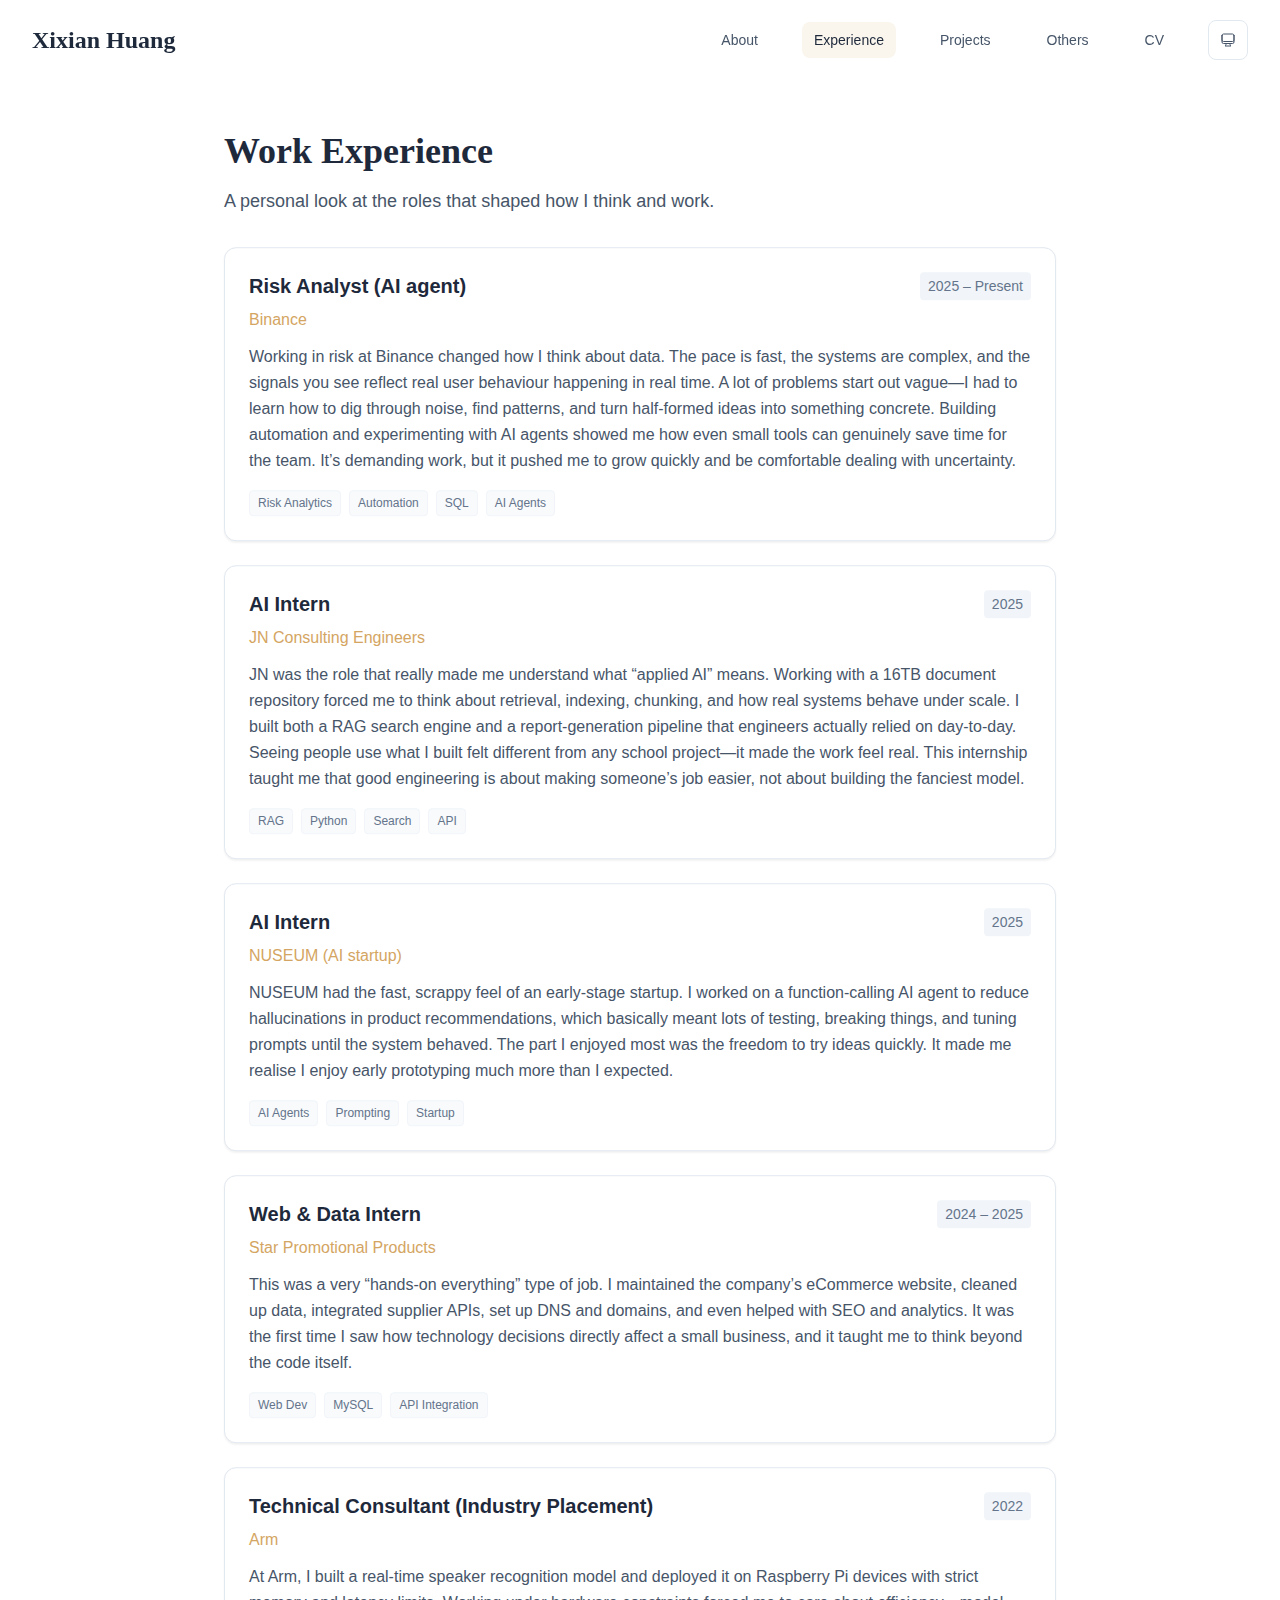
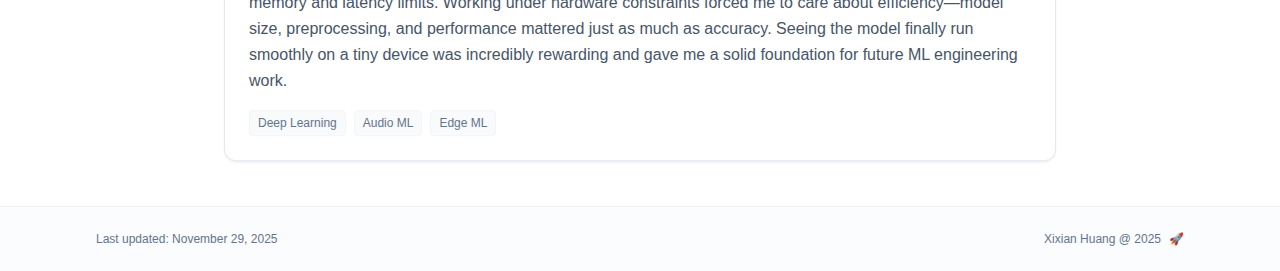
<file: experience/index.html>
<!DOCTYPE html><html lang="en" class="scroll-smooth"><head><meta charSet="utf-8"/><meta name="viewport" content="width=device-width, initial-scale=1"/><link rel="stylesheet" href="/_next/static/css/c11e6314bcf95faa.css" data-precedence="next"/><link rel="preload" as="script" fetchPriority="low" href="/_next/static/chunks/webpack-679b75d1c4c2027c.js"/><script src="/_next/static/chunks/4bd1b696-70b6d399998de86a.js" async=""></script><script src="/_next/static/chunks/684-5aaa8290a129f299.js" async=""></script><script src="/_next/static/chunks/main-app-5afdf5117a51fa62.js" async=""></script><script src="/_next/static/chunks/17-9c04c9413a9f9f1f.js" async=""></script><script src="/_next/static/chunks/874-6cc630662f3664af.js" async=""></script><script src="/_next/static/chunks/862-15038af301665bb3.js" async=""></script><script src="/_next/static/chunks/app/layout-25182ad619f904f5.js" async=""></script><script src="/_next/static/chunks/178-595a94b9af1e67b5.js" async=""></script><script src="/_next/static/chunks/748-1f3129a1e6365cf9.js" async=""></script><script src="/_next/static/chunks/app/%5Bslug%5D/page-57bca348246a5369.js" async=""></script><link rel="icon" href="/favicon.svg" type="image/svg+xml"/><link rel="dns-prefetch" href="https://google-fonts.jialeliu.com"/><link rel="preconnect" href="https://google-fonts.jialeliu.com" crossorigin=""/><link rel="preload" as="style" href="https://google-fonts.jialeliu.com/css2?family=Inter:wght@300;400;500;600;700&amp;family=Crimson+Text:ital,wght@0,400;0,600;1,400&amp;display=swap"/><link rel="stylesheet" id="gfonts-css" href="https://google-fonts.jialeliu.com/css2?family=Inter:wght@300;400;500;600;700&amp;family=Crimson+Text:ital,wght@0,400;0,600;1,400&amp;display=swap" media="print"/><script>
              (function(){
                var l = document.getElementById('gfonts-css');
                if (!l) return;
                if (l.media !== 'all') {
                  l.addEventListener('load', function(){ try { l.media = 'all'; } catch(e){} });
                }
              })();
            </script><noscript><link rel="stylesheet" href="https://google-fonts.jialeliu.com/css2?family=Inter:wght@300;400;500;600;700&amp;family=Crimson+Text:ital,wght@0,400;0,600;1,400&amp;display=swap"/></noscript><script>
              try {
                const theme = localStorage.getItem('theme-storage');
                const parsed = theme ? JSON.parse(theme) : null;
                const setting = parsed?.state?.theme || 'system';
                const prefersDark = typeof window !== 'undefined' && window.matchMedia && window.matchMedia('(prefers-color-scheme: dark)').matches;
                const effective = setting === 'dark' ? 'dark' : (setting === 'light' ? 'light' : (prefersDark ? 'dark' : 'light'));
                var root = document.documentElement;
                root.classList.add(effective);
                root.setAttribute('data-theme', effective);
              } catch (e) {
                var root = document.documentElement;
                root.classList.add('light');
                root.setAttribute('data-theme', 'light');
              }
            </script><title>Work Experience | Xixian Huang</title><meta name="description" content="A personal look at the roles that shaped how I think and work."/><meta name="author" content="Xixian Huang"/><meta name="keywords" content="Xixian Huang,PhD,Research,University of Wollongong | Binance"/><meta name="creator" content="Xixian Huang"/><meta name="publisher" content="Xixian Huang"/><meta property="og:title" content="Xixian Huang"/><meta property="og:description" content="CS student at UOW, Risk Analyst Intern at Binance"/><meta property="og:site_name" content="Xixian Huang&#x27;s Academic Website"/><meta property="og:locale" content="en_US"/><meta property="og:type" content="website"/><meta name="twitter:card" content="summary"/><meta name="twitter:title" content="Xixian Huang"/><meta name="twitter:description" content="CS student at UOW, Risk Analyst Intern at Binance"/><link rel="icon" href="/favicon.svg"/><script>document.querySelectorAll('body link[rel="icon"], body link[rel="apple-touch-icon"]').forEach(el => document.head.appendChild(el))</script><script src="/_next/static/chunks/polyfills-42372ed130431b0a.js" noModule=""></script></head><body class="font-sans antialiased"><div style="visibility:hidden"><nav class="fixed top-0 left-0 right-0 z-50" data-headlessui-state=""><div class="transition-all duration-300 ease-out bg-transparent" style="transform:translateY(-100px)"><div class="max-w-7xl mx-auto px-4 sm:px-6 lg:px-8"><div class="flex justify-between items-center h-16 lg:h-20"><div class="flex-shrink-0" tabindex="0"><a class="text-xl lg:text-2xl font-serif font-semibold text-primary hover:text-accent transition-colors duration-200" href="/">Xixian Huang</a></div><div class="hidden lg:block"><div class="ml-10 flex items-center space-x-8"><div class="flex items-baseline space-x-8"><a class="relative px-3 py-2 text-sm font-medium transition-all duration-200 rounded hover:bg-accent/10 hover:shadow-sm text-neutral-600 hover:text-primary" href="/"><span class="relative z-10">About</span></a><a class="relative px-3 py-2 text-sm font-medium transition-all duration-200 rounded hover:bg-accent/10 hover:shadow-sm text-primary" href="/experience/"><span class="relative z-10">Experience</span><div class="absolute inset-0 bg-accent/10 rounded-lg"></div></a><a class="relative px-3 py-2 text-sm font-medium transition-all duration-200 rounded hover:bg-accent/10 hover:shadow-sm text-neutral-600 hover:text-primary" href="/project/"><span class="relative z-10">Projects</span></a><a class="relative px-3 py-2 text-sm font-medium transition-all duration-200 rounded hover:bg-accent/10 hover:shadow-sm text-neutral-600 hover:text-primary" href="/more/"><span class="relative z-10">Others</span></a><a class="relative px-3 py-2 text-sm font-medium transition-all duration-200 rounded hover:bg-accent/10 hover:shadow-sm text-neutral-600 hover:text-primary" href="/cv/"><span class="relative z-10">CV</span></a></div><div class="flex items-center justify-center w-10 h-10 rounded-lg border border-neutral-200 dark:border-[rgba(148,163,184,0.24)] bg-background dark:bg-neutral-800"><div class="w-4 h-4 rounded-full bg-neutral-300 animate-pulse"></div></div></div></div><div class="lg:hidden flex items-center space-x-2"><div class="flex items-center justify-center w-10 h-10 rounded-lg border border-neutral-200 dark:border-[rgba(148,163,184,0.24)] bg-background dark:bg-neutral-800"><div class="w-4 h-4 rounded-full bg-neutral-300 animate-pulse"></div></div><button class="inline-flex items-center justify-center p-2 rounded-md text-neutral-600 hover:text-primary hover:bg-neutral-100 dark:hover:bg-neutral-800 focus:outline-none focus:ring-2 focus:ring-inset focus:ring-accent transition-colors duration-200" id="headlessui-disclosure-button-«R5pdb»" type="button" aria-expanded="false" data-headlessui-state=""><span class="sr-only">Open main menu</span><div><svg xmlns="http://www.w3.org/2000/svg" fill="none" viewBox="0 0 24 24" stroke-width="1.5" stroke="currentColor" aria-hidden="true" data-slot="icon" class="block h-6 w-6"><path stroke-linecap="round" stroke-linejoin="round" d="M3.75 6.75h16.5M3.75 12h16.5m-16.5 5.25h16.5"></path></svg></div></button></div></div></div></div></nav><main class="min-h-screen pt-16 lg:pt-20"><div class="max-w-4xl mx-auto px-4 sm:px-6 lg:px-8 py-12"><div style="opacity:0;transform:translateY(20px)"><div class="mb-8"><h1 class="text-4xl font-serif font-bold text-primary mb-4">Work Experience</h1><p class="text-lg text-neutral-600 dark:text-neutral-500 max-w-2xl">A personal look at the roles that shaped how I think and work.</p></div><div class="grid gap-6"><div class="bg-white dark:bg-neutral-900 p-6 rounded-xl shadow-sm border border-neutral-200 dark:border-neutral-800 hover:shadow-lg transition-all duration-200 hover:scale-[1.01]" style="opacity:0;transform:translateY(20px)"><div class="flex justify-between items-start mb-2"><h3 class="text-xl font-semibold text-primary">Risk Analyst (AI agent)</h3><span class="text-sm text-neutral-500 font-medium bg-neutral-100 dark:bg-neutral-800 px-2 py-1 rounded">2025 – Present</span></div><p class="text-base text-accent font-medium mb-3">Binance</p><p class="text-base text-neutral-600 dark:text-neutral-500 leading-relaxed">Working in risk at Binance changed how I think about data.  
The pace is fast, the systems are complex, and the signals you see reflect real user behaviour happening in real time.

A lot of problems start out vague—I had to learn how to dig through noise, find patterns, and turn half-formed ideas into something concrete. Building automation and experimenting with AI agents showed me how even small tools can genuinely save time for the team.

It’s demanding work, but it pushed me to grow quickly and be comfortable dealing with uncertainty.
</p><div class="flex flex-wrap gap-2 mt-4"><span class="text-xs text-neutral-500 bg-neutral-50 dark:bg-neutral-800/50 px-2 py-1 rounded border border-neutral-100 dark:border-neutral-800">Risk Analytics</span><span class="text-xs text-neutral-500 bg-neutral-50 dark:bg-neutral-800/50 px-2 py-1 rounded border border-neutral-100 dark:border-neutral-800">Automation</span><span class="text-xs text-neutral-500 bg-neutral-50 dark:bg-neutral-800/50 px-2 py-1 rounded border border-neutral-100 dark:border-neutral-800">SQL</span><span class="text-xs text-neutral-500 bg-neutral-50 dark:bg-neutral-800/50 px-2 py-1 rounded border border-neutral-100 dark:border-neutral-800">AI Agents</span></div></div><div class="bg-white dark:bg-neutral-900 p-6 rounded-xl shadow-sm border border-neutral-200 dark:border-neutral-800 hover:shadow-lg transition-all duration-200 hover:scale-[1.01]" style="opacity:0;transform:translateY(20px)"><div class="flex justify-between items-start mb-2"><h3 class="text-xl font-semibold text-primary">AI Intern</h3><span class="text-sm text-neutral-500 font-medium bg-neutral-100 dark:bg-neutral-800 px-2 py-1 rounded">2025</span></div><p class="text-base text-accent font-medium mb-3">JN Consulting Engineers</p><p class="text-base text-neutral-600 dark:text-neutral-500 leading-relaxed">JN was the role that really made me understand what “applied AI” means.  
Working with a 16TB document repository forced me to think about retrieval, indexing, chunking, and how real systems behave under scale.

I built both a RAG search engine and a report-generation pipeline that engineers actually relied on day-to-day. Seeing people use what I built felt different from any school project—it made the work feel real.

This internship taught me that good engineering is about making someone’s job easier, not about building the fanciest model.
</p><div class="flex flex-wrap gap-2 mt-4"><span class="text-xs text-neutral-500 bg-neutral-50 dark:bg-neutral-800/50 px-2 py-1 rounded border border-neutral-100 dark:border-neutral-800">RAG</span><span class="text-xs text-neutral-500 bg-neutral-50 dark:bg-neutral-800/50 px-2 py-1 rounded border border-neutral-100 dark:border-neutral-800">Python</span><span class="text-xs text-neutral-500 bg-neutral-50 dark:bg-neutral-800/50 px-2 py-1 rounded border border-neutral-100 dark:border-neutral-800">Search</span><span class="text-xs text-neutral-500 bg-neutral-50 dark:bg-neutral-800/50 px-2 py-1 rounded border border-neutral-100 dark:border-neutral-800">API</span></div></div><div class="bg-white dark:bg-neutral-900 p-6 rounded-xl shadow-sm border border-neutral-200 dark:border-neutral-800 hover:shadow-lg transition-all duration-200 hover:scale-[1.01]" style="opacity:0;transform:translateY(20px)"><div class="flex justify-between items-start mb-2"><h3 class="text-xl font-semibold text-primary">AI Intern</h3><span class="text-sm text-neutral-500 font-medium bg-neutral-100 dark:bg-neutral-800 px-2 py-1 rounded">2025</span></div><p class="text-base text-accent font-medium mb-3">NUSEUM (AI startup)</p><p class="text-base text-neutral-600 dark:text-neutral-500 leading-relaxed">NUSEUM had the fast, scrappy feel of an early-stage startup.  
I worked on a function-calling AI agent to reduce hallucinations in product recommendations, which basically meant lots of testing, breaking things, and tuning prompts until the system behaved.

The part I enjoyed most was the freedom to try ideas quickly. It made me realise I enjoy early prototyping much more than I expected.
</p><div class="flex flex-wrap gap-2 mt-4"><span class="text-xs text-neutral-500 bg-neutral-50 dark:bg-neutral-800/50 px-2 py-1 rounded border border-neutral-100 dark:border-neutral-800">AI Agents</span><span class="text-xs text-neutral-500 bg-neutral-50 dark:bg-neutral-800/50 px-2 py-1 rounded border border-neutral-100 dark:border-neutral-800">Prompting</span><span class="text-xs text-neutral-500 bg-neutral-50 dark:bg-neutral-800/50 px-2 py-1 rounded border border-neutral-100 dark:border-neutral-800">Startup</span></div></div><div class="bg-white dark:bg-neutral-900 p-6 rounded-xl shadow-sm border border-neutral-200 dark:border-neutral-800 hover:shadow-lg transition-all duration-200 hover:scale-[1.01]" style="opacity:0;transform:translateY(20px)"><div class="flex justify-between items-start mb-2"><h3 class="text-xl font-semibold text-primary">Web &amp; Data Intern</h3><span class="text-sm text-neutral-500 font-medium bg-neutral-100 dark:bg-neutral-800 px-2 py-1 rounded">2024 – 2025</span></div><p class="text-base text-accent font-medium mb-3">Star Promotional Products</p><p class="text-base text-neutral-600 dark:text-neutral-500 leading-relaxed">This was a very “hands-on everything” type of job.  
I maintained the company’s eCommerce website, cleaned up data, integrated supplier APIs, set up DNS and domains, and even helped with SEO and analytics.

It was the first time I saw how technology decisions directly affect a small business, and it taught me to think beyond the code itself.
</p><div class="flex flex-wrap gap-2 mt-4"><span class="text-xs text-neutral-500 bg-neutral-50 dark:bg-neutral-800/50 px-2 py-1 rounded border border-neutral-100 dark:border-neutral-800">Web Dev</span><span class="text-xs text-neutral-500 bg-neutral-50 dark:bg-neutral-800/50 px-2 py-1 rounded border border-neutral-100 dark:border-neutral-800">MySQL</span><span class="text-xs text-neutral-500 bg-neutral-50 dark:bg-neutral-800/50 px-2 py-1 rounded border border-neutral-100 dark:border-neutral-800">API Integration</span></div></div><div class="bg-white dark:bg-neutral-900 p-6 rounded-xl shadow-sm border border-neutral-200 dark:border-neutral-800 hover:shadow-lg transition-all duration-200 hover:scale-[1.01]" style="opacity:0;transform:translateY(20px)"><div class="flex justify-between items-start mb-2"><h3 class="text-xl font-semibold text-primary">Technical Consultant (Industry Placement)</h3><span class="text-sm text-neutral-500 font-medium bg-neutral-100 dark:bg-neutral-800 px-2 py-1 rounded">2022</span></div><p class="text-base text-accent font-medium mb-3">Arm</p><p class="text-base text-neutral-600 dark:text-neutral-500 leading-relaxed">At Arm, I built a real-time speaker recognition model and deployed it on Raspberry Pi devices with strict memory and latency limits.

Working under hardware constraints forced me to care about efficiency—model size, preprocessing, and performance mattered just as much as accuracy.  
Seeing the model finally run smoothly on a tiny device was incredibly rewarding and gave me a solid foundation for future ML engineering work.
</p><div class="flex flex-wrap gap-2 mt-4"><span class="text-xs text-neutral-500 bg-neutral-50 dark:bg-neutral-800/50 px-2 py-1 rounded border border-neutral-100 dark:border-neutral-800">Deep Learning</span><span class="text-xs text-neutral-500 bg-neutral-50 dark:bg-neutral-800/50 px-2 py-1 rounded border border-neutral-100 dark:border-neutral-800">Audio ML</span><span class="text-xs text-neutral-500 bg-neutral-50 dark:bg-neutral-800/50 px-2 py-1 rounded border border-neutral-100 dark:border-neutral-800">Edge ML</span></div></div></div></div></div><!--$--><!--/$--><!--$--><!--/$--></main><footer class="border-t border-neutral-200/50 bg-neutral-50/50 dark:bg-neutral-900/50 dark:border-neutral-700/50"><div class="max-w-6xl mx-auto px-4 sm:px-6 lg:px-8 py-6"><div class="flex flex-col sm:flex-row justify-between items-center gap-2"><p class="text-xs text-neutral-500">Last updated:<!-- --> <!-- -->November 29, 2025</p><p class="text-xs text-neutral-500 flex items-center"><a href="https://github.com/heyinwong/portfolio" target="_blank" rel="noopener noreferrer">Xixian Huang @ 2025</a><span class="ml-2">🚀</span></p></div></div></footer></div><script src="/_next/static/chunks/webpack-679b75d1c4c2027c.js" async=""></script><script>(self.__next_f=self.__next_f||[]).push([0])</script><script>self.__next_f.push([1,"1:\"$Sreact.fragment\"\n2:I[3719,[\"17\",\"static/chunks/17-9c04c9413a9f9f1f.js\",\"874\",\"static/chunks/874-6cc630662f3664af.js\",\"862\",\"static/chunks/862-15038af301665bb3.js\",\"177\",\"static/chunks/app/layout-25182ad619f904f5.js\"],\"ThemeProvider\"]\n3:I[768,[\"17\",\"static/chunks/17-9c04c9413a9f9f1f.js\",\"874\",\"static/chunks/874-6cc630662f3664af.js\",\"862\",\"static/chunks/862-15038af301665bb3.js\",\"177\",\"static/chunks/app/layout-25182ad619f904f5.js\"],\"default\"]\n4:I[7555,[],\"\"]\n5:I[1295,[],\"\"]\n6:I[2548,[\"17\",\"static/chunks/17-9c04c9413a9f9f1f.js\",\"874\",\"static/chunks/874-6cc630662f3664af.js\",\"862\",\"static/chunks/862-15038af301665bb3.js\",\"177\",\"static/chunks/app/layout-25182ad619f904f5.js\"],\"default\"]\n8:I[9665,[],\"MetadataBoundary\"]\na:I[9665,[],\"OutletBoundary\"]\nd:I[4911,[],\"AsyncMetadataOutlet\"]\nf:I[9665,[],\"ViewportBoundary\"]\n11:I[6614,[],\"\"]\n:HL[\"/_next/static/css/c11e6314bcf95faa.css\",\"style\"]\n"])</script><script>self.__next_f.push([1,"0:{\"P\":null,\"b\":\"TTroyZJqY1wgfhyDgJlFM\",\"p\":\"\",\"c\":[\"\",\"experience\",\"\"],\"i\":false,\"f\":[[[\"\",{\"children\":[[\"slug\",\"experience\",\"d\"],{\"children\":[\"__PAGE__\",{}]}]},\"$undefined\",\"$undefined\",true],[\"\",[\"$\",\"$1\",\"c\",{\"children\":[[[\"$\",\"link\",\"0\",{\"rel\":\"stylesheet\",\"href\":\"/_next/static/css/c11e6314bcf95faa.css\",\"precedence\":\"next\",\"crossOrigin\":\"$undefined\",\"nonce\":\"$undefined\"}]],[\"$\",\"html\",null,{\"lang\":\"en\",\"className\":\"scroll-smooth\",\"suppressHydrationWarning\":true,\"children\":[[\"$\",\"head\",null,{\"children\":[[\"$\",\"link\",null,{\"rel\":\"icon\",\"href\":\"/favicon.svg\",\"type\":\"image/svg+xml\"}],[\"$\",\"link\",null,{\"rel\":\"dns-prefetch\",\"href\":\"https://google-fonts.jialeliu.com\"}],[\"$\",\"link\",null,{\"rel\":\"preconnect\",\"href\":\"https://google-fonts.jialeliu.com\",\"crossOrigin\":\"\"}],[\"$\",\"link\",null,{\"rel\":\"preload\",\"as\":\"style\",\"href\":\"https://google-fonts.jialeliu.com/css2?family=Inter:wght@300;400;500;600;700\u0026family=Crimson+Text:ital,wght@0,400;0,600;1,400\u0026display=swap\"}],[\"$\",\"link\",null,{\"rel\":\"stylesheet\",\"id\":\"gfonts-css\",\"href\":\"https://google-fonts.jialeliu.com/css2?family=Inter:wght@300;400;500;600;700\u0026family=Crimson+Text:ital,wght@0,400;0,600;1,400\u0026display=swap\",\"media\":\"print\"}],[\"$\",\"script\",null,{\"dangerouslySetInnerHTML\":{\"__html\":\"\\n              (function(){\\n                var l = document.getElementById('gfonts-css');\\n                if (!l) return;\\n                if (l.media !== 'all') {\\n                  l.addEventListener('load', function(){ try { l.media = 'all'; } catch(e){} });\\n                }\\n              })();\\n            \"}}],[\"$\",\"noscript\",null,{\"children\":[\"$\",\"link\",null,{\"rel\":\"stylesheet\",\"href\":\"https://google-fonts.jialeliu.com/css2?family=Inter:wght@300;400;500;600;700\u0026family=Crimson+Text:ital,wght@0,400;0,600;1,400\u0026display=swap\"}]}],[\"$\",\"script\",null,{\"dangerouslySetInnerHTML\":{\"__html\":\"\\n              try {\\n                const theme = localStorage.getItem('theme-storage');\\n                const parsed = theme ? JSON.parse(theme) : null;\\n                const setting = parsed?.state?.theme || 'system';\\n                const prefersDark = typeof window !== 'undefined' \u0026\u0026 window.matchMedia \u0026\u0026 window.matchMedia('(prefers-color-scheme: dark)').matches;\\n                const effective = setting === 'dark' ? 'dark' : (setting === 'light' ? 'light' : (prefersDark ? 'dark' : 'light'));\\n                var root = document.documentElement;\\n                root.classList.add(effective);\\n                root.setAttribute('data-theme', effective);\\n              } catch (e) {\\n                var root = document.documentElement;\\n                root.classList.add('light');\\n                root.setAttribute('data-theme', 'light');\\n              }\\n            \"}}]]}],[\"$\",\"body\",null,{\"className\":\"font-sans antialiased\",\"children\":[\"$\",\"$L2\",null,{\"children\":[[\"$\",\"$L3\",null,{\"items\":[{\"title\":\"About\",\"type\":\"page\",\"target\":\"about\",\"href\":\"/\"},{\"title\":\"Experience\",\"type\":\"page\",\"target\":\"experience\",\"href\":\"/experience\"},{\"title\":\"Projects\",\"type\":\"page\",\"target\":\"project\",\"href\":\"/project\"},{\"title\":\"Others\",\"type\":\"page\",\"target\":\"more\",\"href\":\"/more\"},{\"title\":\"CV\",\"type\":\"page\",\"target\":\"cv\",\"href\":\"/cv\"}],\"siteTitle\":\"Xixian Huang\",\"enableOnePageMode\":false}],[\"$\",\"main\",null,{\"className\":\"min-h-screen pt-16 lg:pt-20\",\"children\":[\"$\",\"$L4\",null,{\"parallelRouterKey\":\"children\",\"error\":\"$undefined\",\"errorStyles\":\"$undefined\",\"errorScripts\":\"$undefined\",\"template\":[\"$\",\"$L5\",null,{}],\"templateStyles\":\"$undefined\",\"templateScripts\":\"$undefined\",\"notFound\":[[[\"$\",\"title\",null,{\"children\":\"404: This page could not be found.\"}],[\"$\",\"div\",null,{\"style\":{\"fontFamily\":\"system-ui,\\\"Segoe UI\\\",Roboto,Helvetica,Arial,sans-serif,\\\"Apple Color Emoji\\\",\\\"Segoe UI Emoji\\\"\",\"height\":\"100vh\",\"textAlign\":\"center\",\"display\":\"flex\",\"flexDirection\":\"column\",\"alignItems\":\"center\",\"justifyContent\":\"center\"},\"children\":[\"$\",\"div\",null,{\"children\":[[\"$\",\"style\",null,{\"dangerouslySetInnerHTML\":{\"__html\":\"body{color:#000;background:#fff;margin:0}.next-error-h1{border-right:1px solid rgba(0,0,0,.3)}@media (prefers-color-scheme:dark){body{color:#fff;background:#000}.next-error-h1{border-right:1px solid rgba(255,255,255,.3)}}\"}}],[\"$\",\"h1\",null,{\"className\":\"next-error-h1\",\"style\":{\"display\":\"inline-block\",\"margin\":\"0 20px 0 0\",\"padding\":\"0 23px 0 0\",\"fontSize\":24,\"fontWeight\":500,\"verticalAlign\":\"top\",\"lineHeight\":\"49px\"},\"children\":404}],[\"$\",\"div\",null,{\"style\":{\"display\":\"inline-block\"},\"children\":[\"$\",\"h2\",null,{\"style\":{\"fontSize\":14,\"fontWeight\":400,\"lineHeight\":\"49px\",\"margin\":0},\"children\":\"This page could not be found.\"}]}]]}]}]],[]],\"forbidden\":\"$undefined\",\"unauthorized\":\"$undefined\"}]}],[\"$\",\"$L6\",null,{\"lastUpdated\":\"November 29, 2025\"}]]}]}]]}]]}],{\"children\":[[\"slug\",\"experience\",\"d\"],[\"$\",\"$1\",\"c\",{\"children\":[null,[\"$\",\"$L4\",null,{\"parallelRouterKey\":\"children\",\"error\":\"$undefined\",\"errorStyles\":\"$undefined\",\"errorScripts\":\"$undefined\",\"template\":[\"$\",\"$L5\",null,{}],\"templateStyles\":\"$undefined\",\"templateScripts\":\"$undefined\",\"notFound\":\"$undefined\",\"forbidden\":\"$undefined\",\"unauthorized\":\"$undefined\"}]]}],{\"children\":[\"__PAGE__\",[\"$\",\"$1\",\"c\",{\"children\":[\"$L7\",[\"$\",\"$L8\",null,{\"children\":\"$L9\"}],null,[\"$\",\"$La\",null,{\"children\":[\"$Lb\",\"$Lc\",[\"$\",\"$Ld\",null,{\"promise\":\"$@e\"}]]}]]}],{},null,false]},null,false]},null,false],[\"$\",\"$1\",\"h\",{\"children\":[null,[\"$\",\"$1\",\"ux3tEIZFY0mBoeGnf3R-j\",{\"children\":[[\"$\",\"$Lf\",null,{\"children\":\"$L10\"}],null]}],null]}],false]],\"m\":\"$undefined\",\"G\":[\"$11\",\"$undefined\"],\"s\":false,\"S\":true}\n"])</script><script>self.__next_f.push([1,"12:\"$Sreact.suspense\"\n13:I[4911,[],\"AsyncMetadata\"]\n15:I[3684,[\"17\",\"static/chunks/17-9c04c9413a9f9f1f.js\",\"178\",\"static/chunks/178-595a94b9af1e67b5.js\",\"748\",\"static/chunks/748-1f3129a1e6365cf9.js\",\"182\",\"static/chunks/app/%5Bslug%5D/page-57bca348246a5369.js\"],\"default\"]\n9:[\"$\",\"$12\",null,{\"fallback\":null,\"children\":[\"$\",\"$L13\",null,{\"promise\":\"$@14\"}]}]\n"])</script><script>self.__next_f.push([1,"7:[\"$\",\"div\",null,{\"className\":\"max-w-4xl mx-auto px-4 sm:px-6 lg:px-8 py-12\",\"children\":[false,false,[\"$\",\"$L15\",null,{\"config\":{\"type\":\"card\",\"title\":\"Work Experience\",\"slug\":\"experience\",\"description\":\"A personal look at the roles that shaped how I think and work.\",\"items\":[{\"title\":\"Risk Analyst (AI agent)\",\"subtitle\":\"Binance\",\"date\":\"2025 – Present\",\"content\":\"Working in risk at Binance changed how I think about data.  \\nThe pace is fast, the systems are complex, and the signals you see reflect real user behaviour happening in real time.\\n\\nA lot of problems start out vague—I had to learn how to dig through noise, find patterns, and turn half-formed ideas into something concrete. Building automation and experimenting with AI agents showed me how even small tools can genuinely save time for the team.\\n\\nIt’s demanding work, but it pushed me to grow quickly and be comfortable dealing with uncertainty.\\n\",\"tags\":[\"Risk Analytics\",\"Automation\",\"SQL\",\"AI Agents\"]},{\"title\":\"AI Intern\",\"subtitle\":\"JN Consulting Engineers\",\"date\":\"2025\",\"content\":\"JN was the role that really made me understand what “applied AI” means.  \\nWorking with a 16TB document repository forced me to think about retrieval, indexing, chunking, and how real systems behave under scale.\\n\\nI built both a RAG search engine and a report-generation pipeline that engineers actually relied on day-to-day. Seeing people use what I built felt different from any school project—it made the work feel real.\\n\\nThis internship taught me that good engineering is about making someone’s job easier, not about building the fanciest model.\\n\",\"tags\":[\"RAG\",\"Python\",\"Search\",\"API\"]},{\"title\":\"AI Intern\",\"subtitle\":\"NUSEUM (AI startup)\",\"date\":\"2025\",\"content\":\"NUSEUM had the fast, scrappy feel of an early-stage startup.  \\nI worked on a function-calling AI agent to reduce hallucinations in product recommendations, which basically meant lots of testing, breaking things, and tuning prompts until the system behaved.\\n\\nThe part I enjoyed most was the freedom to try ideas quickly. It made me realise I enjoy early prototyping much more than I expected.\\n\",\"tags\":[\"AI Agents\",\"Prompting\",\"Startup\"]},{\"title\":\"Web \u0026 Data Intern\",\"subtitle\":\"Star Promotional Products\",\"date\":\"2024 – 2025\",\"content\":\"This was a very “hands-on everything” type of job.  \\nI maintained the company’s eCommerce website, cleaned up data, integrated supplier APIs, set up DNS and domains, and even helped with SEO and analytics.\\n\\nIt was the first time I saw how technology decisions directly affect a small business, and it taught me to think beyond the code itself.\\n\",\"tags\":[\"Web Dev\",\"MySQL\",\"API Integration\"]},{\"title\":\"Technical Consultant (Industry Placement)\",\"subtitle\":\"Arm\",\"date\":\"2022\",\"content\":\"At Arm, I built a real-time speaker recognition model and deployed it on Raspberry Pi devices with strict memory and latency limits.\\n\\nWorking under hardware constraints forced me to care about efficiency—model size, preprocessing, and performance mattered just as much as accuracy.  \\nSeeing the model finally run smoothly on a tiny device was incredibly rewarding and gave me a solid foundation for future ML engineering work.\\n\",\"tags\":[\"Deep Learning\",\"Audio ML\",\"Edge ML\"]}]}}]]}]\n"])</script><script>self.__next_f.push([1,"c:null\n"])</script><script>self.__next_f.push([1,"10:[[\"$\",\"meta\",\"0\",{\"charSet\":\"utf-8\"}],[\"$\",\"meta\",\"1\",{\"name\":\"viewport\",\"content\":\"width=device-width, initial-scale=1\"}]]\nb:null\n"])</script><script>self.__next_f.push([1,"14:{\"metadata\":[[\"$\",\"title\",\"0\",{\"children\":\"Work Experience | Xixian Huang\"}],[\"$\",\"meta\",\"1\",{\"name\":\"description\",\"content\":\"A personal look at the roles that shaped how I think and work.\"}],[\"$\",\"meta\",\"2\",{\"name\":\"author\",\"content\":\"Xixian Huang\"}],[\"$\",\"meta\",\"3\",{\"name\":\"keywords\",\"content\":\"Xixian Huang,PhD,Research,University of Wollongong | Binance\"}],[\"$\",\"meta\",\"4\",{\"name\":\"creator\",\"content\":\"Xixian Huang\"}],[\"$\",\"meta\",\"5\",{\"name\":\"publisher\",\"content\":\"Xixian Huang\"}],[\"$\",\"meta\",\"6\",{\"property\":\"og:title\",\"content\":\"Xixian Huang\"}],[\"$\",\"meta\",\"7\",{\"property\":\"og:description\",\"content\":\"CS student at UOW, Risk Analyst Intern at Binance\"}],[\"$\",\"meta\",\"8\",{\"property\":\"og:site_name\",\"content\":\"Xixian Huang's Academic Website\"}],[\"$\",\"meta\",\"9\",{\"property\":\"og:locale\",\"content\":\"en_US\"}],[\"$\",\"meta\",\"10\",{\"property\":\"og:type\",\"content\":\"website\"}],[\"$\",\"meta\",\"11\",{\"name\":\"twitter:card\",\"content\":\"summary\"}],[\"$\",\"meta\",\"12\",{\"name\":\"twitter:title\",\"content\":\"Xixian Huang\"}],[\"$\",\"meta\",\"13\",{\"name\":\"twitter:description\",\"content\":\"CS student at UOW, Risk Analyst Intern at Binance\"}],[\"$\",\"link\",\"14\",{\"rel\":\"icon\",\"href\":\"/favicon.svg\"}]],\"error\":null,\"digest\":\"$undefined\"}\ne:{\"metadata\":\"$14:metadata\",\"error\":null,\"digest\":\"$undefined\"}\n"])</script></body></html>
</file>
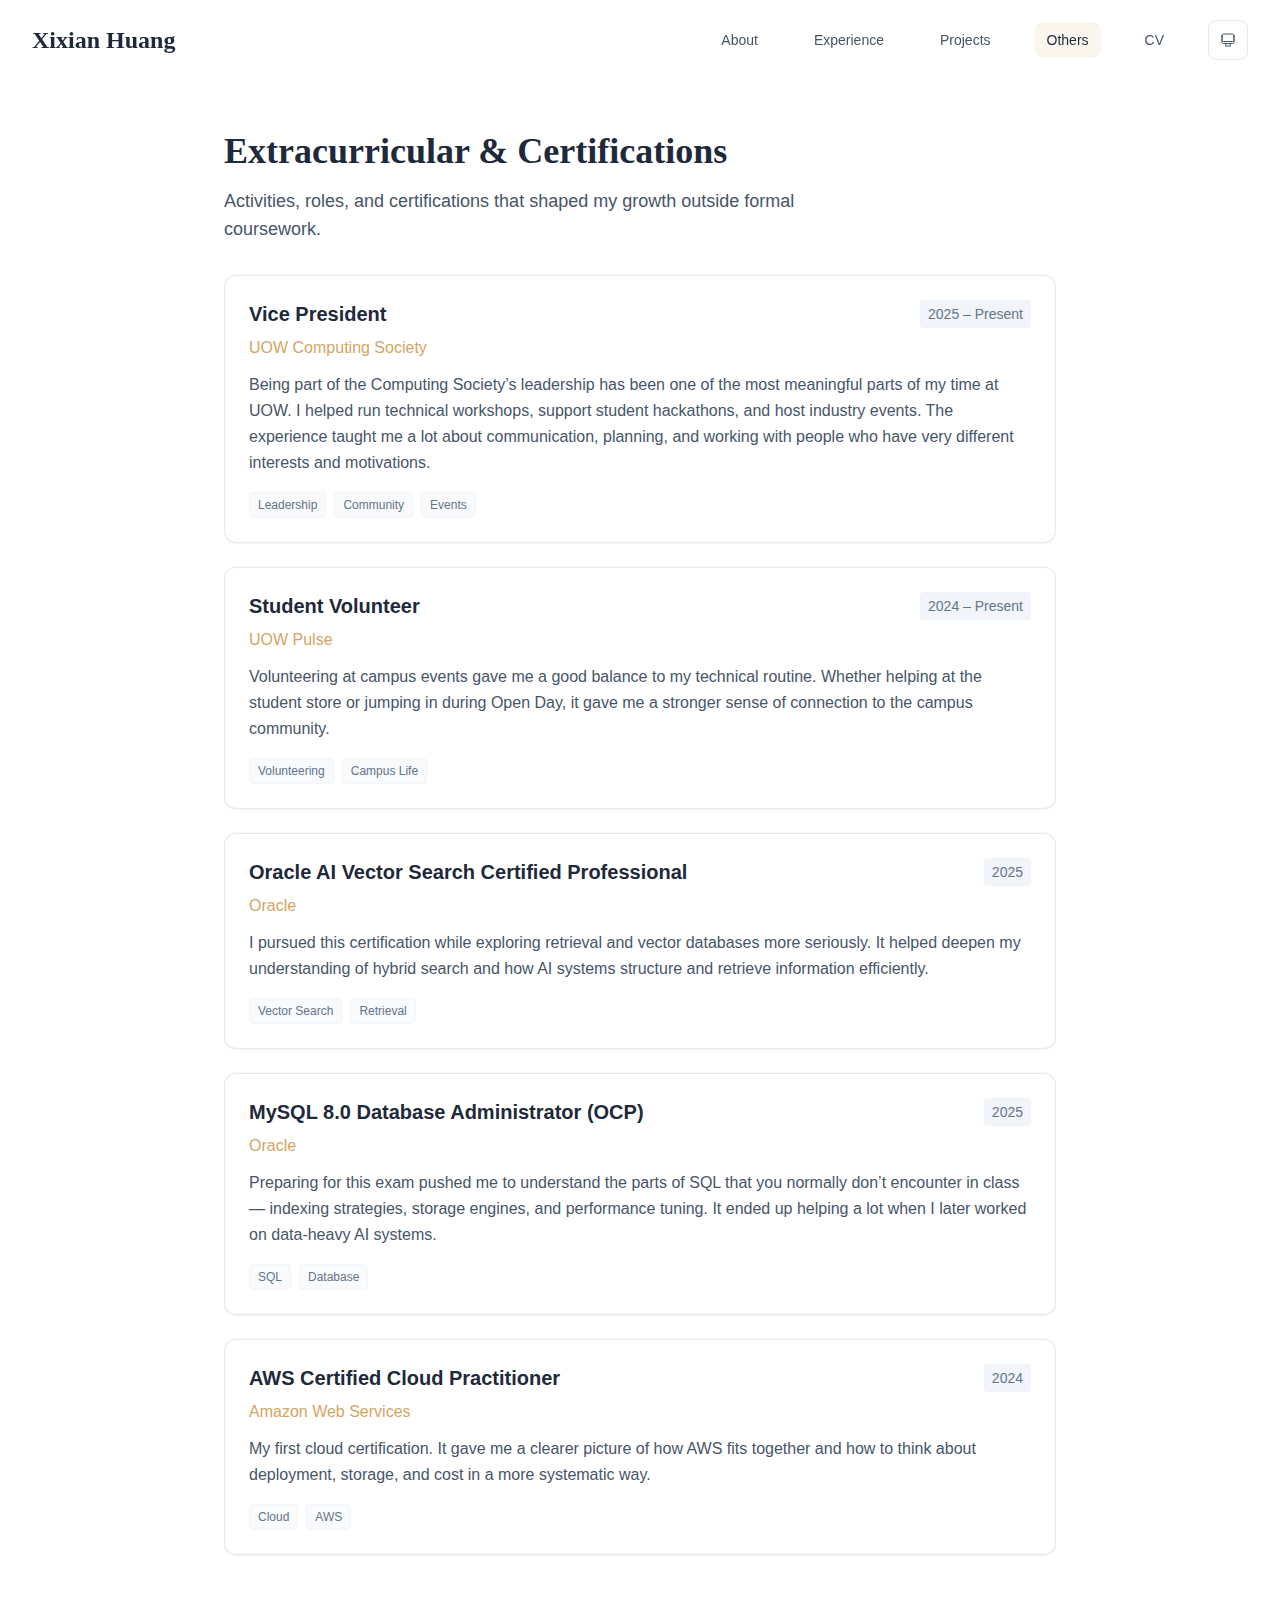
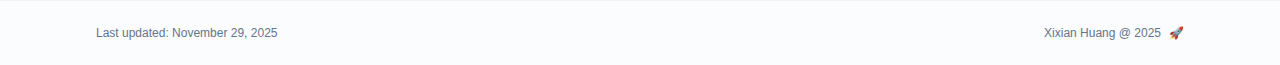
<file: more/index.html>
<!DOCTYPE html><html lang="en" class="scroll-smooth"><head><meta charSet="utf-8"/><meta name="viewport" content="width=device-width, initial-scale=1"/><link rel="stylesheet" href="/_next/static/css/c11e6314bcf95faa.css" data-precedence="next"/><link rel="preload" as="script" fetchPriority="low" href="/_next/static/chunks/webpack-679b75d1c4c2027c.js"/><script src="/_next/static/chunks/4bd1b696-70b6d399998de86a.js" async=""></script><script src="/_next/static/chunks/684-5aaa8290a129f299.js" async=""></script><script src="/_next/static/chunks/main-app-5afdf5117a51fa62.js" async=""></script><script src="/_next/static/chunks/17-9c04c9413a9f9f1f.js" async=""></script><script src="/_next/static/chunks/874-6cc630662f3664af.js" async=""></script><script src="/_next/static/chunks/862-15038af301665bb3.js" async=""></script><script src="/_next/static/chunks/app/layout-25182ad619f904f5.js" async=""></script><script src="/_next/static/chunks/178-595a94b9af1e67b5.js" async=""></script><script src="/_next/static/chunks/748-1f3129a1e6365cf9.js" async=""></script><script src="/_next/static/chunks/app/%5Bslug%5D/page-57bca348246a5369.js" async=""></script><link rel="icon" href="/favicon.svg" type="image/svg+xml"/><link rel="dns-prefetch" href="https://google-fonts.jialeliu.com"/><link rel="preconnect" href="https://google-fonts.jialeliu.com" crossorigin=""/><link rel="preload" as="style" href="https://google-fonts.jialeliu.com/css2?family=Inter:wght@300;400;500;600;700&amp;family=Crimson+Text:ital,wght@0,400;0,600;1,400&amp;display=swap"/><link rel="stylesheet" id="gfonts-css" href="https://google-fonts.jialeliu.com/css2?family=Inter:wght@300;400;500;600;700&amp;family=Crimson+Text:ital,wght@0,400;0,600;1,400&amp;display=swap" media="print"/><script>
              (function(){
                var l = document.getElementById('gfonts-css');
                if (!l) return;
                if (l.media !== 'all') {
                  l.addEventListener('load', function(){ try { l.media = 'all'; } catch(e){} });
                }
              })();
            </script><noscript><link rel="stylesheet" href="https://google-fonts.jialeliu.com/css2?family=Inter:wght@300;400;500;600;700&amp;family=Crimson+Text:ital,wght@0,400;0,600;1,400&amp;display=swap"/></noscript><script>
              try {
                const theme = localStorage.getItem('theme-storage');
                const parsed = theme ? JSON.parse(theme) : null;
                const setting = parsed?.state?.theme || 'system';
                const prefersDark = typeof window !== 'undefined' && window.matchMedia && window.matchMedia('(prefers-color-scheme: dark)').matches;
                const effective = setting === 'dark' ? 'dark' : (setting === 'light' ? 'light' : (prefersDark ? 'dark' : 'light'));
                var root = document.documentElement;
                root.classList.add(effective);
                root.setAttribute('data-theme', effective);
              } catch (e) {
                var root = document.documentElement;
                root.classList.add('light');
                root.setAttribute('data-theme', 'light');
              }
            </script><title>Extracurricular &amp; Certifications | Xixian Huang</title><meta name="description" content="Activities, roles, and certifications that shaped my growth outside formal coursework."/><meta name="author" content="Xixian Huang"/><meta name="keywords" content="Xixian Huang,PhD,Research,University of Wollongong | Binance"/><meta name="creator" content="Xixian Huang"/><meta name="publisher" content="Xixian Huang"/><meta property="og:title" content="Xixian Huang"/><meta property="og:description" content="CS student at UOW, Risk Analyst Intern at Binance"/><meta property="og:site_name" content="Xixian Huang&#x27;s Academic Website"/><meta property="og:locale" content="en_US"/><meta property="og:type" content="website"/><meta name="twitter:card" content="summary"/><meta name="twitter:title" content="Xixian Huang"/><meta name="twitter:description" content="CS student at UOW, Risk Analyst Intern at Binance"/><link rel="icon" href="/favicon.svg"/><script>document.querySelectorAll('body link[rel="icon"], body link[rel="apple-touch-icon"]').forEach(el => document.head.appendChild(el))</script><script src="/_next/static/chunks/polyfills-42372ed130431b0a.js" noModule=""></script></head><body class="font-sans antialiased"><div style="visibility:hidden"><nav class="fixed top-0 left-0 right-0 z-50" data-headlessui-state=""><div class="transition-all duration-300 ease-out bg-transparent" style="transform:translateY(-100px)"><div class="max-w-7xl mx-auto px-4 sm:px-6 lg:px-8"><div class="flex justify-between items-center h-16 lg:h-20"><div class="flex-shrink-0" tabindex="0"><a class="text-xl lg:text-2xl font-serif font-semibold text-primary hover:text-accent transition-colors duration-200" href="/">Xixian Huang</a></div><div class="hidden lg:block"><div class="ml-10 flex items-center space-x-8"><div class="flex items-baseline space-x-8"><a class="relative px-3 py-2 text-sm font-medium transition-all duration-200 rounded hover:bg-accent/10 hover:shadow-sm text-neutral-600 hover:text-primary" href="/"><span class="relative z-10">About</span></a><a class="relative px-3 py-2 text-sm font-medium transition-all duration-200 rounded hover:bg-accent/10 hover:shadow-sm text-neutral-600 hover:text-primary" href="/experience/"><span class="relative z-10">Experience</span></a><a class="relative px-3 py-2 text-sm font-medium transition-all duration-200 rounded hover:bg-accent/10 hover:shadow-sm text-neutral-600 hover:text-primary" href="/project/"><span class="relative z-10">Projects</span></a><a class="relative px-3 py-2 text-sm font-medium transition-all duration-200 rounded hover:bg-accent/10 hover:shadow-sm text-primary" href="/more/"><span class="relative z-10">Others</span><div class="absolute inset-0 bg-accent/10 rounded-lg"></div></a><a class="relative px-3 py-2 text-sm font-medium transition-all duration-200 rounded hover:bg-accent/10 hover:shadow-sm text-neutral-600 hover:text-primary" href="/cv/"><span class="relative z-10">CV</span></a></div><div class="flex items-center justify-center w-10 h-10 rounded-lg border border-neutral-200 dark:border-[rgba(148,163,184,0.24)] bg-background dark:bg-neutral-800"><div class="w-4 h-4 rounded-full bg-neutral-300 animate-pulse"></div></div></div></div><div class="lg:hidden flex items-center space-x-2"><div class="flex items-center justify-center w-10 h-10 rounded-lg border border-neutral-200 dark:border-[rgba(148,163,184,0.24)] bg-background dark:bg-neutral-800"><div class="w-4 h-4 rounded-full bg-neutral-300 animate-pulse"></div></div><button class="inline-flex items-center justify-center p-2 rounded-md text-neutral-600 hover:text-primary hover:bg-neutral-100 dark:hover:bg-neutral-800 focus:outline-none focus:ring-2 focus:ring-inset focus:ring-accent transition-colors duration-200" id="headlessui-disclosure-button-«R5pdb»" type="button" aria-expanded="false" data-headlessui-state=""><span class="sr-only">Open main menu</span><div><svg xmlns="http://www.w3.org/2000/svg" fill="none" viewBox="0 0 24 24" stroke-width="1.5" stroke="currentColor" aria-hidden="true" data-slot="icon" class="block h-6 w-6"><path stroke-linecap="round" stroke-linejoin="round" d="M3.75 6.75h16.5M3.75 12h16.5m-16.5 5.25h16.5"></path></svg></div></button></div></div></div></div></nav><main class="min-h-screen pt-16 lg:pt-20"><div class="max-w-4xl mx-auto px-4 sm:px-6 lg:px-8 py-12"><div style="opacity:0;transform:translateY(20px)"><div class="mb-8"><h1 class="text-4xl font-serif font-bold text-primary mb-4">Extracurricular &amp; Certifications</h1><p class="text-lg text-neutral-600 dark:text-neutral-500 max-w-2xl">Activities, roles, and certifications that shaped my growth outside formal coursework.</p></div><div class="grid gap-6"><div class="bg-white dark:bg-neutral-900 p-6 rounded-xl shadow-sm border border-neutral-200 dark:border-neutral-800 hover:shadow-lg transition-all duration-200 hover:scale-[1.01]" style="opacity:0;transform:translateY(20px)"><div class="flex justify-between items-start mb-2"><h3 class="text-xl font-semibold text-primary">Vice President</h3><span class="text-sm text-neutral-500 font-medium bg-neutral-100 dark:bg-neutral-800 px-2 py-1 rounded">2025 – Present</span></div><p class="text-base text-accent font-medium mb-3">UOW Computing Society</p><p class="text-base text-neutral-600 dark:text-neutral-500 leading-relaxed">Being part of the Computing Society’s leadership has been one of the most meaningful parts of my time at UOW.
I helped run technical workshops, support student hackathons, and host industry events.  
The experience taught me a lot about communication, planning, and working with people who have very different interests and motivations.
</p><div class="flex flex-wrap gap-2 mt-4"><span class="text-xs text-neutral-500 bg-neutral-50 dark:bg-neutral-800/50 px-2 py-1 rounded border border-neutral-100 dark:border-neutral-800">Leadership</span><span class="text-xs text-neutral-500 bg-neutral-50 dark:bg-neutral-800/50 px-2 py-1 rounded border border-neutral-100 dark:border-neutral-800">Community</span><span class="text-xs text-neutral-500 bg-neutral-50 dark:bg-neutral-800/50 px-2 py-1 rounded border border-neutral-100 dark:border-neutral-800">Events</span></div></div><div class="bg-white dark:bg-neutral-900 p-6 rounded-xl shadow-sm border border-neutral-200 dark:border-neutral-800 hover:shadow-lg transition-all duration-200 hover:scale-[1.01]" style="opacity:0;transform:translateY(20px)"><div class="flex justify-between items-start mb-2"><h3 class="text-xl font-semibold text-primary">Student Volunteer</h3><span class="text-sm text-neutral-500 font-medium bg-neutral-100 dark:bg-neutral-800 px-2 py-1 rounded">2024 – Present</span></div><p class="text-base text-accent font-medium mb-3">UOW Pulse</p><p class="text-base text-neutral-600 dark:text-neutral-500 leading-relaxed">Volunteering at campus events gave me a good balance to my technical routine.
Whether helping at the student store or jumping in during Open Day, it gave me a stronger sense of connection to the campus community.
</p><div class="flex flex-wrap gap-2 mt-4"><span class="text-xs text-neutral-500 bg-neutral-50 dark:bg-neutral-800/50 px-2 py-1 rounded border border-neutral-100 dark:border-neutral-800">Volunteering</span><span class="text-xs text-neutral-500 bg-neutral-50 dark:bg-neutral-800/50 px-2 py-1 rounded border border-neutral-100 dark:border-neutral-800">Campus Life</span></div></div><div class="bg-white dark:bg-neutral-900 p-6 rounded-xl shadow-sm border border-neutral-200 dark:border-neutral-800 hover:shadow-lg transition-all duration-200 hover:scale-[1.01]" style="opacity:0;transform:translateY(20px)"><div class="flex justify-between items-start mb-2"><h3 class="text-xl font-semibold text-primary">Oracle AI Vector Search Certified Professional</h3><span class="text-sm text-neutral-500 font-medium bg-neutral-100 dark:bg-neutral-800 px-2 py-1 rounded">2025</span></div><p class="text-base text-accent font-medium mb-3">Oracle</p><p class="text-base text-neutral-600 dark:text-neutral-500 leading-relaxed">I pursued this certification while exploring retrieval and vector databases more seriously.  
It helped deepen my understanding of hybrid search and how AI systems structure and retrieve information efficiently.
</p><div class="flex flex-wrap gap-2 mt-4"><span class="text-xs text-neutral-500 bg-neutral-50 dark:bg-neutral-800/50 px-2 py-1 rounded border border-neutral-100 dark:border-neutral-800">Vector Search</span><span class="text-xs text-neutral-500 bg-neutral-50 dark:bg-neutral-800/50 px-2 py-1 rounded border border-neutral-100 dark:border-neutral-800">Retrieval</span></div></div><div class="bg-white dark:bg-neutral-900 p-6 rounded-xl shadow-sm border border-neutral-200 dark:border-neutral-800 hover:shadow-lg transition-all duration-200 hover:scale-[1.01]" style="opacity:0;transform:translateY(20px)"><div class="flex justify-between items-start mb-2"><h3 class="text-xl font-semibold text-primary">MySQL 8.0 Database Administrator (OCP)</h3><span class="text-sm text-neutral-500 font-medium bg-neutral-100 dark:bg-neutral-800 px-2 py-1 rounded">2025</span></div><p class="text-base text-accent font-medium mb-3">Oracle</p><p class="text-base text-neutral-600 dark:text-neutral-500 leading-relaxed">Preparing for this exam pushed me to understand the parts of SQL that you normally don’t encounter in class —  
indexing strategies, storage engines, and performance tuning.  
It ended up helping a lot when I later worked on data-heavy AI systems.
</p><div class="flex flex-wrap gap-2 mt-4"><span class="text-xs text-neutral-500 bg-neutral-50 dark:bg-neutral-800/50 px-2 py-1 rounded border border-neutral-100 dark:border-neutral-800">SQL</span><span class="text-xs text-neutral-500 bg-neutral-50 dark:bg-neutral-800/50 px-2 py-1 rounded border border-neutral-100 dark:border-neutral-800">Database</span></div></div><div class="bg-white dark:bg-neutral-900 p-6 rounded-xl shadow-sm border border-neutral-200 dark:border-neutral-800 hover:shadow-lg transition-all duration-200 hover:scale-[1.01]" style="opacity:0;transform:translateY(20px)"><div class="flex justify-between items-start mb-2"><h3 class="text-xl font-semibold text-primary">AWS Certified Cloud Practitioner</h3><span class="text-sm text-neutral-500 font-medium bg-neutral-100 dark:bg-neutral-800 px-2 py-1 rounded">2024</span></div><p class="text-base text-accent font-medium mb-3">Amazon Web Services</p><p class="text-base text-neutral-600 dark:text-neutral-500 leading-relaxed">My first cloud certification.  
It gave me a clearer picture of how AWS fits together and how to think about deployment, storage, and cost in a more systematic way.
</p><div class="flex flex-wrap gap-2 mt-4"><span class="text-xs text-neutral-500 bg-neutral-50 dark:bg-neutral-800/50 px-2 py-1 rounded border border-neutral-100 dark:border-neutral-800">Cloud</span><span class="text-xs text-neutral-500 bg-neutral-50 dark:bg-neutral-800/50 px-2 py-1 rounded border border-neutral-100 dark:border-neutral-800">AWS</span></div></div></div></div></div><!--$--><!--/$--><!--$--><!--/$--></main><footer class="border-t border-neutral-200/50 bg-neutral-50/50 dark:bg-neutral-900/50 dark:border-neutral-700/50"><div class="max-w-6xl mx-auto px-4 sm:px-6 lg:px-8 py-6"><div class="flex flex-col sm:flex-row justify-between items-center gap-2"><p class="text-xs text-neutral-500">Last updated:<!-- --> <!-- -->November 29, 2025</p><p class="text-xs text-neutral-500 flex items-center"><a href="https://github.com/heyinwong/portfolio" target="_blank" rel="noopener noreferrer">Xixian Huang @ 2025</a><span class="ml-2">🚀</span></p></div></div></footer></div><script src="/_next/static/chunks/webpack-679b75d1c4c2027c.js" async=""></script><script>(self.__next_f=self.__next_f||[]).push([0])</script><script>self.__next_f.push([1,"1:\"$Sreact.fragment\"\n2:I[3719,[\"17\",\"static/chunks/17-9c04c9413a9f9f1f.js\",\"874\",\"static/chunks/874-6cc630662f3664af.js\",\"862\",\"static/chunks/862-15038af301665bb3.js\",\"177\",\"static/chunks/app/layout-25182ad619f904f5.js\"],\"ThemeProvider\"]\n3:I[768,[\"17\",\"static/chunks/17-9c04c9413a9f9f1f.js\",\"874\",\"static/chunks/874-6cc630662f3664af.js\",\"862\",\"static/chunks/862-15038af301665bb3.js\",\"177\",\"static/chunks/app/layout-25182ad619f904f5.js\"],\"default\"]\n4:I[7555,[],\"\"]\n5:I[1295,[],\"\"]\n6:I[2548,[\"17\",\"static/chunks/17-9c04c9413a9f9f1f.js\",\"874\",\"static/chunks/874-6cc630662f3664af.js\",\"862\",\"static/chunks/862-15038af301665bb3.js\",\"177\",\"static/chunks/app/layout-25182ad619f904f5.js\"],\"default\"]\n8:I[9665,[],\"MetadataBoundary\"]\na:I[9665,[],\"OutletBoundary\"]\nd:I[4911,[],\"AsyncMetadataOutlet\"]\nf:I[9665,[],\"ViewportBoundary\"]\n11:I[6614,[],\"\"]\n:HL[\"/_next/static/css/c11e6314bcf95faa.css\",\"style\"]\n"])</script><script>self.__next_f.push([1,"0:{\"P\":null,\"b\":\"TTroyZJqY1wgfhyDgJlFM\",\"p\":\"\",\"c\":[\"\",\"more\",\"\"],\"i\":false,\"f\":[[[\"\",{\"children\":[[\"slug\",\"more\",\"d\"],{\"children\":[\"__PAGE__\",{}]}]},\"$undefined\",\"$undefined\",true],[\"\",[\"$\",\"$1\",\"c\",{\"children\":[[[\"$\",\"link\",\"0\",{\"rel\":\"stylesheet\",\"href\":\"/_next/static/css/c11e6314bcf95faa.css\",\"precedence\":\"next\",\"crossOrigin\":\"$undefined\",\"nonce\":\"$undefined\"}]],[\"$\",\"html\",null,{\"lang\":\"en\",\"className\":\"scroll-smooth\",\"suppressHydrationWarning\":true,\"children\":[[\"$\",\"head\",null,{\"children\":[[\"$\",\"link\",null,{\"rel\":\"icon\",\"href\":\"/favicon.svg\",\"type\":\"image/svg+xml\"}],[\"$\",\"link\",null,{\"rel\":\"dns-prefetch\",\"href\":\"https://google-fonts.jialeliu.com\"}],[\"$\",\"link\",null,{\"rel\":\"preconnect\",\"href\":\"https://google-fonts.jialeliu.com\",\"crossOrigin\":\"\"}],[\"$\",\"link\",null,{\"rel\":\"preload\",\"as\":\"style\",\"href\":\"https://google-fonts.jialeliu.com/css2?family=Inter:wght@300;400;500;600;700\u0026family=Crimson+Text:ital,wght@0,400;0,600;1,400\u0026display=swap\"}],[\"$\",\"link\",null,{\"rel\":\"stylesheet\",\"id\":\"gfonts-css\",\"href\":\"https://google-fonts.jialeliu.com/css2?family=Inter:wght@300;400;500;600;700\u0026family=Crimson+Text:ital,wght@0,400;0,600;1,400\u0026display=swap\",\"media\":\"print\"}],[\"$\",\"script\",null,{\"dangerouslySetInnerHTML\":{\"__html\":\"\\n              (function(){\\n                var l = document.getElementById('gfonts-css');\\n                if (!l) return;\\n                if (l.media !== 'all') {\\n                  l.addEventListener('load', function(){ try { l.media = 'all'; } catch(e){} });\\n                }\\n              })();\\n            \"}}],[\"$\",\"noscript\",null,{\"children\":[\"$\",\"link\",null,{\"rel\":\"stylesheet\",\"href\":\"https://google-fonts.jialeliu.com/css2?family=Inter:wght@300;400;500;600;700\u0026family=Crimson+Text:ital,wght@0,400;0,600;1,400\u0026display=swap\"}]}],[\"$\",\"script\",null,{\"dangerouslySetInnerHTML\":{\"__html\":\"\\n              try {\\n                const theme = localStorage.getItem('theme-storage');\\n                const parsed = theme ? JSON.parse(theme) : null;\\n                const setting = parsed?.state?.theme || 'system';\\n                const prefersDark = typeof window !== 'undefined' \u0026\u0026 window.matchMedia \u0026\u0026 window.matchMedia('(prefers-color-scheme: dark)').matches;\\n                const effective = setting === 'dark' ? 'dark' : (setting === 'light' ? 'light' : (prefersDark ? 'dark' : 'light'));\\n                var root = document.documentElement;\\n                root.classList.add(effective);\\n                root.setAttribute('data-theme', effective);\\n              } catch (e) {\\n                var root = document.documentElement;\\n                root.classList.add('light');\\n                root.setAttribute('data-theme', 'light');\\n              }\\n            \"}}]]}],[\"$\",\"body\",null,{\"className\":\"font-sans antialiased\",\"children\":[\"$\",\"$L2\",null,{\"children\":[[\"$\",\"$L3\",null,{\"items\":[{\"title\":\"About\",\"type\":\"page\",\"target\":\"about\",\"href\":\"/\"},{\"title\":\"Experience\",\"type\":\"page\",\"target\":\"experience\",\"href\":\"/experience\"},{\"title\":\"Projects\",\"type\":\"page\",\"target\":\"project\",\"href\":\"/project\"},{\"title\":\"Others\",\"type\":\"page\",\"target\":\"more\",\"href\":\"/more\"},{\"title\":\"CV\",\"type\":\"page\",\"target\":\"cv\",\"href\":\"/cv\"}],\"siteTitle\":\"Xixian Huang\",\"enableOnePageMode\":false}],[\"$\",\"main\",null,{\"className\":\"min-h-screen pt-16 lg:pt-20\",\"children\":[\"$\",\"$L4\",null,{\"parallelRouterKey\":\"children\",\"error\":\"$undefined\",\"errorStyles\":\"$undefined\",\"errorScripts\":\"$undefined\",\"template\":[\"$\",\"$L5\",null,{}],\"templateStyles\":\"$undefined\",\"templateScripts\":\"$undefined\",\"notFound\":[[[\"$\",\"title\",null,{\"children\":\"404: This page could not be found.\"}],[\"$\",\"div\",null,{\"style\":{\"fontFamily\":\"system-ui,\\\"Segoe UI\\\",Roboto,Helvetica,Arial,sans-serif,\\\"Apple Color Emoji\\\",\\\"Segoe UI Emoji\\\"\",\"height\":\"100vh\",\"textAlign\":\"center\",\"display\":\"flex\",\"flexDirection\":\"column\",\"alignItems\":\"center\",\"justifyContent\":\"center\"},\"children\":[\"$\",\"div\",null,{\"children\":[[\"$\",\"style\",null,{\"dangerouslySetInnerHTML\":{\"__html\":\"body{color:#000;background:#fff;margin:0}.next-error-h1{border-right:1px solid rgba(0,0,0,.3)}@media (prefers-color-scheme:dark){body{color:#fff;background:#000}.next-error-h1{border-right:1px solid rgba(255,255,255,.3)}}\"}}],[\"$\",\"h1\",null,{\"className\":\"next-error-h1\",\"style\":{\"display\":\"inline-block\",\"margin\":\"0 20px 0 0\",\"padding\":\"0 23px 0 0\",\"fontSize\":24,\"fontWeight\":500,\"verticalAlign\":\"top\",\"lineHeight\":\"49px\"},\"children\":404}],[\"$\",\"div\",null,{\"style\":{\"display\":\"inline-block\"},\"children\":[\"$\",\"h2\",null,{\"style\":{\"fontSize\":14,\"fontWeight\":400,\"lineHeight\":\"49px\",\"margin\":0},\"children\":\"This page could not be found.\"}]}]]}]}]],[]],\"forbidden\":\"$undefined\",\"unauthorized\":\"$undefined\"}]}],[\"$\",\"$L6\",null,{\"lastUpdated\":\"November 29, 2025\"}]]}]}]]}]]}],{\"children\":[[\"slug\",\"more\",\"d\"],[\"$\",\"$1\",\"c\",{\"children\":[null,[\"$\",\"$L4\",null,{\"parallelRouterKey\":\"children\",\"error\":\"$undefined\",\"errorStyles\":\"$undefined\",\"errorScripts\":\"$undefined\",\"template\":[\"$\",\"$L5\",null,{}],\"templateStyles\":\"$undefined\",\"templateScripts\":\"$undefined\",\"notFound\":\"$undefined\",\"forbidden\":\"$undefined\",\"unauthorized\":\"$undefined\"}]]}],{\"children\":[\"__PAGE__\",[\"$\",\"$1\",\"c\",{\"children\":[\"$L7\",[\"$\",\"$L8\",null,{\"children\":\"$L9\"}],null,[\"$\",\"$La\",null,{\"children\":[\"$Lb\",\"$Lc\",[\"$\",\"$Ld\",null,{\"promise\":\"$@e\"}]]}]]}],{},null,false]},null,false]},null,false],[\"$\",\"$1\",\"h\",{\"children\":[null,[\"$\",\"$1\",\"k-_8NTghjE_H7KcIQS9CJ\",{\"children\":[[\"$\",\"$Lf\",null,{\"children\":\"$L10\"}],null]}],null]}],false]],\"m\":\"$undefined\",\"G\":[\"$11\",\"$undefined\"],\"s\":false,\"S\":true}\n"])</script><script>self.__next_f.push([1,"12:\"$Sreact.suspense\"\n13:I[4911,[],\"AsyncMetadata\"]\n15:I[3684,[\"17\",\"static/chunks/17-9c04c9413a9f9f1f.js\",\"178\",\"static/chunks/178-595a94b9af1e67b5.js\",\"748\",\"static/chunks/748-1f3129a1e6365cf9.js\",\"182\",\"static/chunks/app/%5Bslug%5D/page-57bca348246a5369.js\"],\"default\"]\n9:[\"$\",\"$12\",null,{\"fallback\":null,\"children\":[\"$\",\"$L13\",null,{\"promise\":\"$@14\"}]}]\n"])</script><script>self.__next_f.push([1,"7:[\"$\",\"div\",null,{\"className\":\"max-w-4xl mx-auto px-4 sm:px-6 lg:px-8 py-12\",\"children\":[false,false,[\"$\",\"$L15\",null,{\"config\":{\"type\":\"card\",\"title\":\"Extracurricular \u0026 Certifications\",\"slug\":\"more\",\"description\":\"Activities, roles, and certifications that shaped my growth outside formal coursework.\",\"items\":[{\"title\":\"Vice President\",\"subtitle\":\"UOW Computing Society\",\"date\":\"2025 – Present\",\"content\":\"Being part of the Computing Society’s leadership has been one of the most meaningful parts of my time at UOW.\\nI helped run technical workshops, support student hackathons, and host industry events.  \\nThe experience taught me a lot about communication, planning, and working with people who have very different interests and motivations.\\n\",\"tags\":[\"Leadership\",\"Community\",\"Events\"]},{\"title\":\"Student Volunteer\",\"subtitle\":\"UOW Pulse\",\"date\":\"2024 – Present\",\"content\":\"Volunteering at campus events gave me a good balance to my technical routine.\\nWhether helping at the student store or jumping in during Open Day, it gave me a stronger sense of connection to the campus community.\\n\",\"tags\":[\"Volunteering\",\"Campus Life\"]},{\"title\":\"Oracle AI Vector Search Certified Professional\",\"subtitle\":\"Oracle\",\"date\":\"2025\",\"content\":\"I pursued this certification while exploring retrieval and vector databases more seriously.  \\nIt helped deepen my understanding of hybrid search and how AI systems structure and retrieve information efficiently.\\n\",\"tags\":[\"Vector Search\",\"Retrieval\"]},{\"title\":\"MySQL 8.0 Database Administrator (OCP)\",\"subtitle\":\"Oracle\",\"date\":\"2025\",\"content\":\"Preparing for this exam pushed me to understand the parts of SQL that you normally don’t encounter in class —  \\nindexing strategies, storage engines, and performance tuning.  \\nIt ended up helping a lot when I later worked on data-heavy AI systems.\\n\",\"tags\":[\"SQL\",\"Database\"]},{\"title\":\"AWS Certified Cloud Practitioner\",\"subtitle\":\"Amazon Web Services\",\"date\":\"2024\",\"content\":\"My first cloud certification.  \\nIt gave me a clearer picture of how AWS fits together and how to think about deployment, storage, and cost in a more systematic way.\\n\",\"tags\":[\"Cloud\",\"AWS\"]}]}}]]}]\n"])</script><script>self.__next_f.push([1,"c:null\n"])</script><script>self.__next_f.push([1,"10:[[\"$\",\"meta\",\"0\",{\"charSet\":\"utf-8\"}],[\"$\",\"meta\",\"1\",{\"name\":\"viewport\",\"content\":\"width=device-width, initial-scale=1\"}]]\nb:null\n"])</script><script>self.__next_f.push([1,"14:{\"metadata\":[[\"$\",\"title\",\"0\",{\"children\":\"Extracurricular \u0026 Certifications | Xixian Huang\"}],[\"$\",\"meta\",\"1\",{\"name\":\"description\",\"content\":\"Activities, roles, and certifications that shaped my growth outside formal coursework.\"}],[\"$\",\"meta\",\"2\",{\"name\":\"author\",\"content\":\"Xixian Huang\"}],[\"$\",\"meta\",\"3\",{\"name\":\"keywords\",\"content\":\"Xixian Huang,PhD,Research,University of Wollongong | Binance\"}],[\"$\",\"meta\",\"4\",{\"name\":\"creator\",\"content\":\"Xixian Huang\"}],[\"$\",\"meta\",\"5\",{\"name\":\"publisher\",\"content\":\"Xixian Huang\"}],[\"$\",\"meta\",\"6\",{\"property\":\"og:title\",\"content\":\"Xixian Huang\"}],[\"$\",\"meta\",\"7\",{\"property\":\"og:description\",\"content\":\"CS student at UOW, Risk Analyst Intern at Binance\"}],[\"$\",\"meta\",\"8\",{\"property\":\"og:site_name\",\"content\":\"Xixian Huang's Academic Website\"}],[\"$\",\"meta\",\"9\",{\"property\":\"og:locale\",\"content\":\"en_US\"}],[\"$\",\"meta\",\"10\",{\"property\":\"og:type\",\"content\":\"website\"}],[\"$\",\"meta\",\"11\",{\"name\":\"twitter:card\",\"content\":\"summary\"}],[\"$\",\"meta\",\"12\",{\"name\":\"twitter:title\",\"content\":\"Xixian Huang\"}],[\"$\",\"meta\",\"13\",{\"name\":\"twitter:description\",\"content\":\"CS student at UOW, Risk Analyst Intern at Binance\"}],[\"$\",\"link\",\"14\",{\"rel\":\"icon\",\"href\":\"/favicon.svg\"}]],\"error\":null,\"digest\":\"$undefined\"}\ne:{\"metadata\":\"$14:metadata\",\"error\":null,\"digest\":\"$undefined\"}\n"])</script></body></html>
</file>
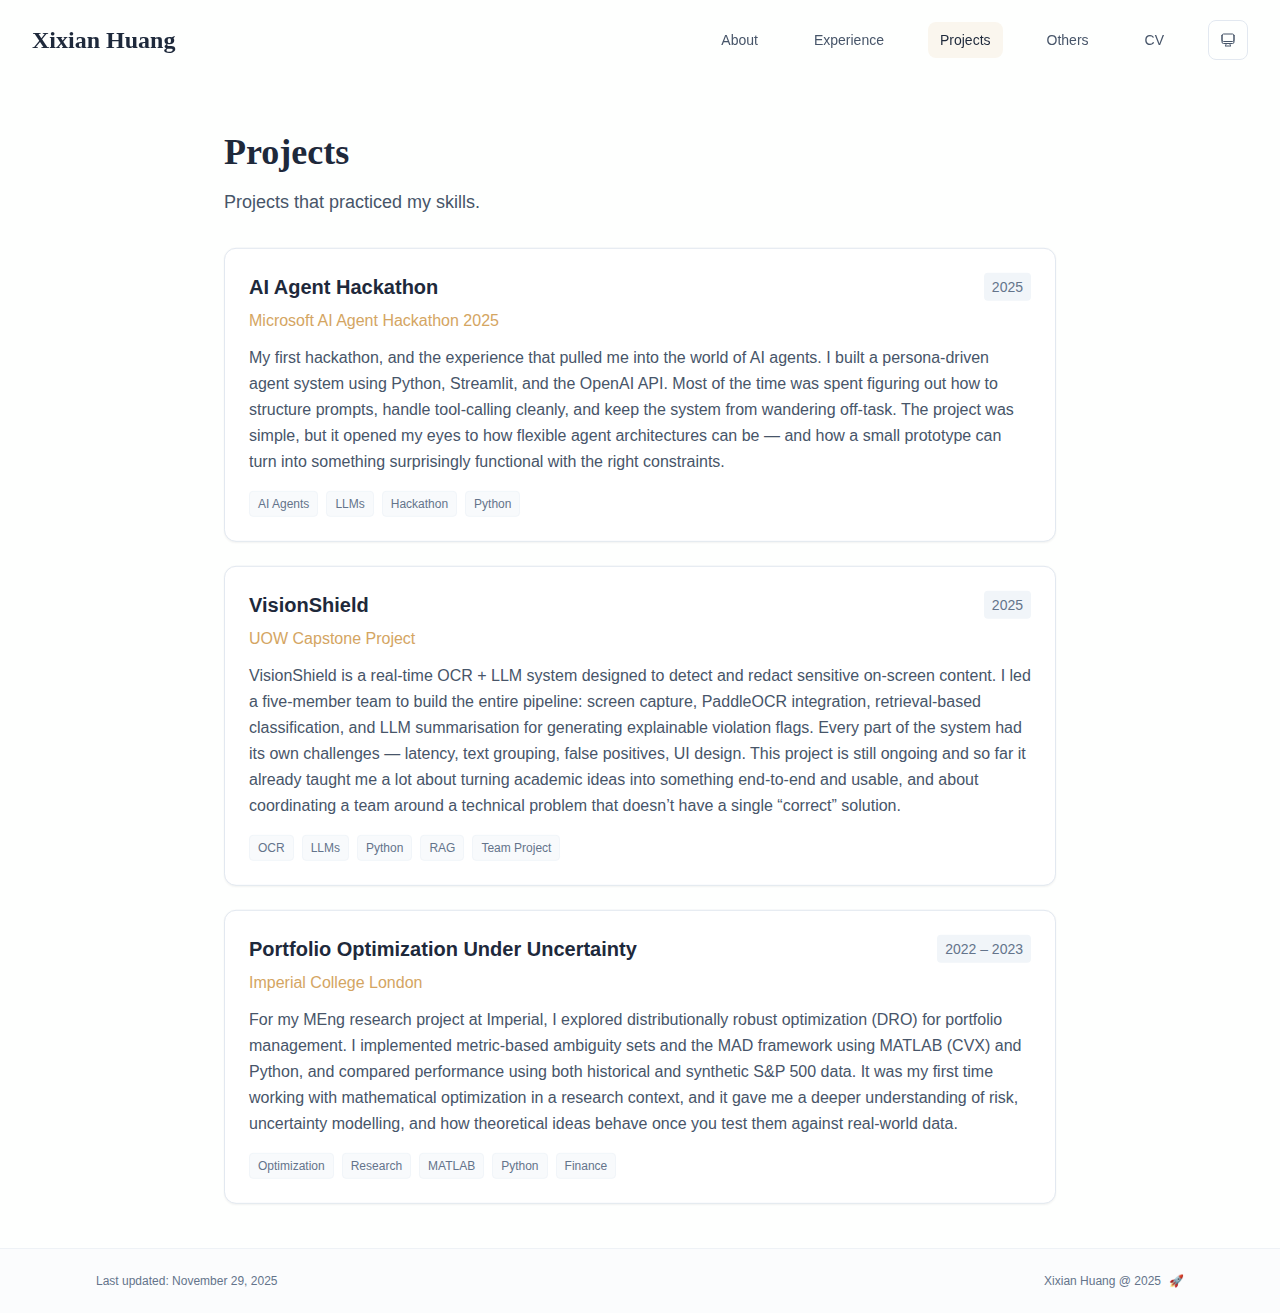
<file: project/index.html>
<!DOCTYPE html><html lang="en" class="scroll-smooth"><head><meta charSet="utf-8"/><meta name="viewport" content="width=device-width, initial-scale=1"/><link rel="stylesheet" href="/_next/static/css/c11e6314bcf95faa.css" data-precedence="next"/><link rel="preload" as="script" fetchPriority="low" href="/_next/static/chunks/webpack-679b75d1c4c2027c.js"/><script src="/_next/static/chunks/4bd1b696-70b6d399998de86a.js" async=""></script><script src="/_next/static/chunks/684-5aaa8290a129f299.js" async=""></script><script src="/_next/static/chunks/main-app-5afdf5117a51fa62.js" async=""></script><script src="/_next/static/chunks/17-9c04c9413a9f9f1f.js" async=""></script><script src="/_next/static/chunks/874-6cc630662f3664af.js" async=""></script><script src="/_next/static/chunks/862-15038af301665bb3.js" async=""></script><script src="/_next/static/chunks/app/layout-25182ad619f904f5.js" async=""></script><script src="/_next/static/chunks/178-595a94b9af1e67b5.js" async=""></script><script src="/_next/static/chunks/748-1f3129a1e6365cf9.js" async=""></script><script src="/_next/static/chunks/app/%5Bslug%5D/page-57bca348246a5369.js" async=""></script><link rel="icon" href="/favicon.svg" type="image/svg+xml"/><link rel="dns-prefetch" href="https://google-fonts.jialeliu.com"/><link rel="preconnect" href="https://google-fonts.jialeliu.com" crossorigin=""/><link rel="preload" as="style" href="https://google-fonts.jialeliu.com/css2?family=Inter:wght@300;400;500;600;700&amp;family=Crimson+Text:ital,wght@0,400;0,600;1,400&amp;display=swap"/><link rel="stylesheet" id="gfonts-css" href="https://google-fonts.jialeliu.com/css2?family=Inter:wght@300;400;500;600;700&amp;family=Crimson+Text:ital,wght@0,400;0,600;1,400&amp;display=swap" media="print"/><script>
              (function(){
                var l = document.getElementById('gfonts-css');
                if (!l) return;
                if (l.media !== 'all') {
                  l.addEventListener('load', function(){ try { l.media = 'all'; } catch(e){} });
                }
              })();
            </script><noscript><link rel="stylesheet" href="https://google-fonts.jialeliu.com/css2?family=Inter:wght@300;400;500;600;700&amp;family=Crimson+Text:ital,wght@0,400;0,600;1,400&amp;display=swap"/></noscript><script>
              try {
                const theme = localStorage.getItem('theme-storage');
                const parsed = theme ? JSON.parse(theme) : null;
                const setting = parsed?.state?.theme || 'system';
                const prefersDark = typeof window !== 'undefined' && window.matchMedia && window.matchMedia('(prefers-color-scheme: dark)').matches;
                const effective = setting === 'dark' ? 'dark' : (setting === 'light' ? 'light' : (prefersDark ? 'dark' : 'light'));
                var root = document.documentElement;
                root.classList.add(effective);
                root.setAttribute('data-theme', effective);
              } catch (e) {
                var root = document.documentElement;
                root.classList.add('light');
                root.setAttribute('data-theme', 'light');
              }
            </script><title>Projects | Xixian Huang</title><meta name="description" content="Projects that practiced my skills."/><meta name="author" content="Xixian Huang"/><meta name="keywords" content="Xixian Huang,PhD,Research,University of Wollongong | Binance"/><meta name="creator" content="Xixian Huang"/><meta name="publisher" content="Xixian Huang"/><meta property="og:title" content="Xixian Huang"/><meta property="og:description" content="CS student at UOW, Risk Analyst Intern at Binance"/><meta property="og:site_name" content="Xixian Huang&#x27;s Academic Website"/><meta property="og:locale" content="en_US"/><meta property="og:type" content="website"/><meta name="twitter:card" content="summary"/><meta name="twitter:title" content="Xixian Huang"/><meta name="twitter:description" content="CS student at UOW, Risk Analyst Intern at Binance"/><link rel="icon" href="/favicon.svg"/><script>document.querySelectorAll('body link[rel="icon"], body link[rel="apple-touch-icon"]').forEach(el => document.head.appendChild(el))</script><script src="/_next/static/chunks/polyfills-42372ed130431b0a.js" noModule=""></script></head><body class="font-sans antialiased"><div style="visibility:hidden"><nav class="fixed top-0 left-0 right-0 z-50" data-headlessui-state=""><div class="transition-all duration-300 ease-out bg-transparent" style="transform:translateY(-100px)"><div class="max-w-7xl mx-auto px-4 sm:px-6 lg:px-8"><div class="flex justify-between items-center h-16 lg:h-20"><div class="flex-shrink-0" tabindex="0"><a class="text-xl lg:text-2xl font-serif font-semibold text-primary hover:text-accent transition-colors duration-200" href="/">Xixian Huang</a></div><div class="hidden lg:block"><div class="ml-10 flex items-center space-x-8"><div class="flex items-baseline space-x-8"><a class="relative px-3 py-2 text-sm font-medium transition-all duration-200 rounded hover:bg-accent/10 hover:shadow-sm text-neutral-600 hover:text-primary" href="/"><span class="relative z-10">About</span></a><a class="relative px-3 py-2 text-sm font-medium transition-all duration-200 rounded hover:bg-accent/10 hover:shadow-sm text-neutral-600 hover:text-primary" href="/experience/"><span class="relative z-10">Experience</span></a><a class="relative px-3 py-2 text-sm font-medium transition-all duration-200 rounded hover:bg-accent/10 hover:shadow-sm text-primary" href="/project/"><span class="relative z-10">Projects</span><div class="absolute inset-0 bg-accent/10 rounded-lg"></div></a><a class="relative px-3 py-2 text-sm font-medium transition-all duration-200 rounded hover:bg-accent/10 hover:shadow-sm text-neutral-600 hover:text-primary" href="/more/"><span class="relative z-10">Others</span></a><a class="relative px-3 py-2 text-sm font-medium transition-all duration-200 rounded hover:bg-accent/10 hover:shadow-sm text-neutral-600 hover:text-primary" href="/cv/"><span class="relative z-10">CV</span></a></div><div class="flex items-center justify-center w-10 h-10 rounded-lg border border-neutral-200 dark:border-[rgba(148,163,184,0.24)] bg-background dark:bg-neutral-800"><div class="w-4 h-4 rounded-full bg-neutral-300 animate-pulse"></div></div></div></div><div class="lg:hidden flex items-center space-x-2"><div class="flex items-center justify-center w-10 h-10 rounded-lg border border-neutral-200 dark:border-[rgba(148,163,184,0.24)] bg-background dark:bg-neutral-800"><div class="w-4 h-4 rounded-full bg-neutral-300 animate-pulse"></div></div><button class="inline-flex items-center justify-center p-2 rounded-md text-neutral-600 hover:text-primary hover:bg-neutral-100 dark:hover:bg-neutral-800 focus:outline-none focus:ring-2 focus:ring-inset focus:ring-accent transition-colors duration-200" id="headlessui-disclosure-button-«R5pdb»" type="button" aria-expanded="false" data-headlessui-state=""><span class="sr-only">Open main menu</span><div><svg xmlns="http://www.w3.org/2000/svg" fill="none" viewBox="0 0 24 24" stroke-width="1.5" stroke="currentColor" aria-hidden="true" data-slot="icon" class="block h-6 w-6"><path stroke-linecap="round" stroke-linejoin="round" d="M3.75 6.75h16.5M3.75 12h16.5m-16.5 5.25h16.5"></path></svg></div></button></div></div></div></div></nav><main class="min-h-screen pt-16 lg:pt-20"><div class="max-w-4xl mx-auto px-4 sm:px-6 lg:px-8 py-12"><div style="opacity:0;transform:translateY(20px)"><div class="mb-8"><h1 class="text-4xl font-serif font-bold text-primary mb-4">Projects</h1><p class="text-lg text-neutral-600 dark:text-neutral-500 max-w-2xl">Projects that practiced my skills.</p></div><div class="grid gap-6"><div class="bg-white dark:bg-neutral-900 p-6 rounded-xl shadow-sm border border-neutral-200 dark:border-neutral-800 hover:shadow-lg transition-all duration-200 hover:scale-[1.01]" style="opacity:0;transform:translateY(20px)"><div class="flex justify-between items-start mb-2"><h3 class="text-xl font-semibold text-primary">AI Agent Hackathon</h3><span class="text-sm text-neutral-500 font-medium bg-neutral-100 dark:bg-neutral-800 px-2 py-1 rounded">2025</span></div><p class="text-base text-accent font-medium mb-3">Microsoft AI Agent Hackathon 2025</p><p class="text-base text-neutral-600 dark:text-neutral-500 leading-relaxed">My first hackathon, and the experience that pulled me into the world of AI agents.

I built a persona-driven agent system using Python, Streamlit, and the OpenAI API. Most of the time was spent figuring out how to structure prompts, handle tool-calling cleanly, and keep the system from wandering off-task.

The project was simple, but it opened my eyes to how flexible agent architectures can be — and how a small prototype can turn into something surprisingly functional with the right constraints.
</p><div class="flex flex-wrap gap-2 mt-4"><span class="text-xs text-neutral-500 bg-neutral-50 dark:bg-neutral-800/50 px-2 py-1 rounded border border-neutral-100 dark:border-neutral-800">AI Agents</span><span class="text-xs text-neutral-500 bg-neutral-50 dark:bg-neutral-800/50 px-2 py-1 rounded border border-neutral-100 dark:border-neutral-800">LLMs</span><span class="text-xs text-neutral-500 bg-neutral-50 dark:bg-neutral-800/50 px-2 py-1 rounded border border-neutral-100 dark:border-neutral-800">Hackathon</span><span class="text-xs text-neutral-500 bg-neutral-50 dark:bg-neutral-800/50 px-2 py-1 rounded border border-neutral-100 dark:border-neutral-800">Python</span></div></div><div class="bg-white dark:bg-neutral-900 p-6 rounded-xl shadow-sm border border-neutral-200 dark:border-neutral-800 hover:shadow-lg transition-all duration-200 hover:scale-[1.01]" style="opacity:0;transform:translateY(20px)"><div class="flex justify-between items-start mb-2"><h3 class="text-xl font-semibold text-primary">VisionShield</h3><span class="text-sm text-neutral-500 font-medium bg-neutral-100 dark:bg-neutral-800 px-2 py-1 rounded">2025</span></div><p class="text-base text-accent font-medium mb-3">UOW Capstone Project</p><p class="text-base text-neutral-600 dark:text-neutral-500 leading-relaxed">VisionShield is a real-time OCR + LLM system designed to detect and redact sensitive on-screen content. 

I led a five-member team to build the entire pipeline: screen capture, PaddleOCR integration, retrieval-based classification, and LLM summarisation for generating explainable violation flags. Every part of the system had its own challenges — latency, text grouping, false positives, UI design.

This project is still ongoing and so far it already taught me a lot about turning academic ideas into something end-to-end and usable, and about coordinating a team around a technical problem that doesn’t have a single “correct” solution.
</p><div class="flex flex-wrap gap-2 mt-4"><span class="text-xs text-neutral-500 bg-neutral-50 dark:bg-neutral-800/50 px-2 py-1 rounded border border-neutral-100 dark:border-neutral-800">OCR</span><span class="text-xs text-neutral-500 bg-neutral-50 dark:bg-neutral-800/50 px-2 py-1 rounded border border-neutral-100 dark:border-neutral-800">LLMs</span><span class="text-xs text-neutral-500 bg-neutral-50 dark:bg-neutral-800/50 px-2 py-1 rounded border border-neutral-100 dark:border-neutral-800">Python</span><span class="text-xs text-neutral-500 bg-neutral-50 dark:bg-neutral-800/50 px-2 py-1 rounded border border-neutral-100 dark:border-neutral-800">RAG</span><span class="text-xs text-neutral-500 bg-neutral-50 dark:bg-neutral-800/50 px-2 py-1 rounded border border-neutral-100 dark:border-neutral-800">Team Project</span></div></div><div class="bg-white dark:bg-neutral-900 p-6 rounded-xl shadow-sm border border-neutral-200 dark:border-neutral-800 hover:shadow-lg transition-all duration-200 hover:scale-[1.01]" style="opacity:0;transform:translateY(20px)"><div class="flex justify-between items-start mb-2"><h3 class="text-xl font-semibold text-primary">Portfolio Optimization Under Uncertainty</h3><span class="text-sm text-neutral-500 font-medium bg-neutral-100 dark:bg-neutral-800 px-2 py-1 rounded">2022 – 2023</span></div><p class="text-base text-accent font-medium mb-3">Imperial College London</p><p class="text-base text-neutral-600 dark:text-neutral-500 leading-relaxed">For my MEng research project at Imperial, I explored distributionally robust optimization (DRO) for portfolio management. 

I implemented metric-based ambiguity sets and the MAD framework using MATLAB (CVX) and Python, and compared performance using both historical and synthetic S&amp;P 500 data.

It was my first time working with mathematical optimization in a research context, and it gave me a deeper understanding of risk, uncertainty modelling, and how theoretical ideas behave once you test them against real-world data.
</p><div class="flex flex-wrap gap-2 mt-4"><span class="text-xs text-neutral-500 bg-neutral-50 dark:bg-neutral-800/50 px-2 py-1 rounded border border-neutral-100 dark:border-neutral-800">Optimization</span><span class="text-xs text-neutral-500 bg-neutral-50 dark:bg-neutral-800/50 px-2 py-1 rounded border border-neutral-100 dark:border-neutral-800">Research</span><span class="text-xs text-neutral-500 bg-neutral-50 dark:bg-neutral-800/50 px-2 py-1 rounded border border-neutral-100 dark:border-neutral-800">MATLAB</span><span class="text-xs text-neutral-500 bg-neutral-50 dark:bg-neutral-800/50 px-2 py-1 rounded border border-neutral-100 dark:border-neutral-800">Python</span><span class="text-xs text-neutral-500 bg-neutral-50 dark:bg-neutral-800/50 px-2 py-1 rounded border border-neutral-100 dark:border-neutral-800">Finance</span></div></div></div></div></div><!--$--><!--/$--><!--$--><!--/$--></main><footer class="border-t border-neutral-200/50 bg-neutral-50/50 dark:bg-neutral-900/50 dark:border-neutral-700/50"><div class="max-w-6xl mx-auto px-4 sm:px-6 lg:px-8 py-6"><div class="flex flex-col sm:flex-row justify-between items-center gap-2"><p class="text-xs text-neutral-500">Last updated:<!-- --> <!-- -->November 29, 2025</p><p class="text-xs text-neutral-500 flex items-center"><a href="https://github.com/heyinwong/portfolio" target="_blank" rel="noopener noreferrer">Xixian Huang @ 2025</a><span class="ml-2">🚀</span></p></div></div></footer></div><script src="/_next/static/chunks/webpack-679b75d1c4c2027c.js" async=""></script><script>(self.__next_f=self.__next_f||[]).push([0])</script><script>self.__next_f.push([1,"1:\"$Sreact.fragment\"\n2:I[3719,[\"17\",\"static/chunks/17-9c04c9413a9f9f1f.js\",\"874\",\"static/chunks/874-6cc630662f3664af.js\",\"862\",\"static/chunks/862-15038af301665bb3.js\",\"177\",\"static/chunks/app/layout-25182ad619f904f5.js\"],\"ThemeProvider\"]\n3:I[768,[\"17\",\"static/chunks/17-9c04c9413a9f9f1f.js\",\"874\",\"static/chunks/874-6cc630662f3664af.js\",\"862\",\"static/chunks/862-15038af301665bb3.js\",\"177\",\"static/chunks/app/layout-25182ad619f904f5.js\"],\"default\"]\n4:I[7555,[],\"\"]\n5:I[1295,[],\"\"]\n6:I[2548,[\"17\",\"static/chunks/17-9c04c9413a9f9f1f.js\",\"874\",\"static/chunks/874-6cc630662f3664af.js\",\"862\",\"static/chunks/862-15038af301665bb3.js\",\"177\",\"static/chunks/app/layout-25182ad619f904f5.js\"],\"default\"]\n8:I[9665,[],\"MetadataBoundary\"]\na:I[9665,[],\"OutletBoundary\"]\nd:I[4911,[],\"AsyncMetadataOutlet\"]\nf:I[9665,[],\"ViewportBoundary\"]\n11:I[6614,[],\"\"]\n:HL[\"/_next/static/css/c11e6314bcf95faa.css\",\"style\"]\n"])</script><script>self.__next_f.push([1,"0:{\"P\":null,\"b\":\"TTroyZJqY1wgfhyDgJlFM\",\"p\":\"\",\"c\":[\"\",\"project\",\"\"],\"i\":false,\"f\":[[[\"\",{\"children\":[[\"slug\",\"project\",\"d\"],{\"children\":[\"__PAGE__\",{}]}]},\"$undefined\",\"$undefined\",true],[\"\",[\"$\",\"$1\",\"c\",{\"children\":[[[\"$\",\"link\",\"0\",{\"rel\":\"stylesheet\",\"href\":\"/_next/static/css/c11e6314bcf95faa.css\",\"precedence\":\"next\",\"crossOrigin\":\"$undefined\",\"nonce\":\"$undefined\"}]],[\"$\",\"html\",null,{\"lang\":\"en\",\"className\":\"scroll-smooth\",\"suppressHydrationWarning\":true,\"children\":[[\"$\",\"head\",null,{\"children\":[[\"$\",\"link\",null,{\"rel\":\"icon\",\"href\":\"/favicon.svg\",\"type\":\"image/svg+xml\"}],[\"$\",\"link\",null,{\"rel\":\"dns-prefetch\",\"href\":\"https://google-fonts.jialeliu.com\"}],[\"$\",\"link\",null,{\"rel\":\"preconnect\",\"href\":\"https://google-fonts.jialeliu.com\",\"crossOrigin\":\"\"}],[\"$\",\"link\",null,{\"rel\":\"preload\",\"as\":\"style\",\"href\":\"https://google-fonts.jialeliu.com/css2?family=Inter:wght@300;400;500;600;700\u0026family=Crimson+Text:ital,wght@0,400;0,600;1,400\u0026display=swap\"}],[\"$\",\"link\",null,{\"rel\":\"stylesheet\",\"id\":\"gfonts-css\",\"href\":\"https://google-fonts.jialeliu.com/css2?family=Inter:wght@300;400;500;600;700\u0026family=Crimson+Text:ital,wght@0,400;0,600;1,400\u0026display=swap\",\"media\":\"print\"}],[\"$\",\"script\",null,{\"dangerouslySetInnerHTML\":{\"__html\":\"\\n              (function(){\\n                var l = document.getElementById('gfonts-css');\\n                if (!l) return;\\n                if (l.media !== 'all') {\\n                  l.addEventListener('load', function(){ try { l.media = 'all'; } catch(e){} });\\n                }\\n              })();\\n            \"}}],[\"$\",\"noscript\",null,{\"children\":[\"$\",\"link\",null,{\"rel\":\"stylesheet\",\"href\":\"https://google-fonts.jialeliu.com/css2?family=Inter:wght@300;400;500;600;700\u0026family=Crimson+Text:ital,wght@0,400;0,600;1,400\u0026display=swap\"}]}],[\"$\",\"script\",null,{\"dangerouslySetInnerHTML\":{\"__html\":\"\\n              try {\\n                const theme = localStorage.getItem('theme-storage');\\n                const parsed = theme ? JSON.parse(theme) : null;\\n                const setting = parsed?.state?.theme || 'system';\\n                const prefersDark = typeof window !== 'undefined' \u0026\u0026 window.matchMedia \u0026\u0026 window.matchMedia('(prefers-color-scheme: dark)').matches;\\n                const effective = setting === 'dark' ? 'dark' : (setting === 'light' ? 'light' : (prefersDark ? 'dark' : 'light'));\\n                var root = document.documentElement;\\n                root.classList.add(effective);\\n                root.setAttribute('data-theme', effective);\\n              } catch (e) {\\n                var root = document.documentElement;\\n                root.classList.add('light');\\n                root.setAttribute('data-theme', 'light');\\n              }\\n            \"}}]]}],[\"$\",\"body\",null,{\"className\":\"font-sans antialiased\",\"children\":[\"$\",\"$L2\",null,{\"children\":[[\"$\",\"$L3\",null,{\"items\":[{\"title\":\"About\",\"type\":\"page\",\"target\":\"about\",\"href\":\"/\"},{\"title\":\"Experience\",\"type\":\"page\",\"target\":\"experience\",\"href\":\"/experience\"},{\"title\":\"Projects\",\"type\":\"page\",\"target\":\"project\",\"href\":\"/project\"},{\"title\":\"Others\",\"type\":\"page\",\"target\":\"more\",\"href\":\"/more\"},{\"title\":\"CV\",\"type\":\"page\",\"target\":\"cv\",\"href\":\"/cv\"}],\"siteTitle\":\"Xixian Huang\",\"enableOnePageMode\":false}],[\"$\",\"main\",null,{\"className\":\"min-h-screen pt-16 lg:pt-20\",\"children\":[\"$\",\"$L4\",null,{\"parallelRouterKey\":\"children\",\"error\":\"$undefined\",\"errorStyles\":\"$undefined\",\"errorScripts\":\"$undefined\",\"template\":[\"$\",\"$L5\",null,{}],\"templateStyles\":\"$undefined\",\"templateScripts\":\"$undefined\",\"notFound\":[[[\"$\",\"title\",null,{\"children\":\"404: This page could not be found.\"}],[\"$\",\"div\",null,{\"style\":{\"fontFamily\":\"system-ui,\\\"Segoe UI\\\",Roboto,Helvetica,Arial,sans-serif,\\\"Apple Color Emoji\\\",\\\"Segoe UI Emoji\\\"\",\"height\":\"100vh\",\"textAlign\":\"center\",\"display\":\"flex\",\"flexDirection\":\"column\",\"alignItems\":\"center\",\"justifyContent\":\"center\"},\"children\":[\"$\",\"div\",null,{\"children\":[[\"$\",\"style\",null,{\"dangerouslySetInnerHTML\":{\"__html\":\"body{color:#000;background:#fff;margin:0}.next-error-h1{border-right:1px solid rgba(0,0,0,.3)}@media (prefers-color-scheme:dark){body{color:#fff;background:#000}.next-error-h1{border-right:1px solid rgba(255,255,255,.3)}}\"}}],[\"$\",\"h1\",null,{\"className\":\"next-error-h1\",\"style\":{\"display\":\"inline-block\",\"margin\":\"0 20px 0 0\",\"padding\":\"0 23px 0 0\",\"fontSize\":24,\"fontWeight\":500,\"verticalAlign\":\"top\",\"lineHeight\":\"49px\"},\"children\":404}],[\"$\",\"div\",null,{\"style\":{\"display\":\"inline-block\"},\"children\":[\"$\",\"h2\",null,{\"style\":{\"fontSize\":14,\"fontWeight\":400,\"lineHeight\":\"49px\",\"margin\":0},\"children\":\"This page could not be found.\"}]}]]}]}]],[]],\"forbidden\":\"$undefined\",\"unauthorized\":\"$undefined\"}]}],[\"$\",\"$L6\",null,{\"lastUpdated\":\"November 29, 2025\"}]]}]}]]}]]}],{\"children\":[[\"slug\",\"project\",\"d\"],[\"$\",\"$1\",\"c\",{\"children\":[null,[\"$\",\"$L4\",null,{\"parallelRouterKey\":\"children\",\"error\":\"$undefined\",\"errorStyles\":\"$undefined\",\"errorScripts\":\"$undefined\",\"template\":[\"$\",\"$L5\",null,{}],\"templateStyles\":\"$undefined\",\"templateScripts\":\"$undefined\",\"notFound\":\"$undefined\",\"forbidden\":\"$undefined\",\"unauthorized\":\"$undefined\"}]]}],{\"children\":[\"__PAGE__\",[\"$\",\"$1\",\"c\",{\"children\":[\"$L7\",[\"$\",\"$L8\",null,{\"children\":\"$L9\"}],null,[\"$\",\"$La\",null,{\"children\":[\"$Lb\",\"$Lc\",[\"$\",\"$Ld\",null,{\"promise\":\"$@e\"}]]}]]}],{},null,false]},null,false]},null,false],[\"$\",\"$1\",\"h\",{\"children\":[null,[\"$\",\"$1\",\"5JY7Ha_NrH5wPARAwV0gT\",{\"children\":[[\"$\",\"$Lf\",null,{\"children\":\"$L10\"}],null]}],null]}],false]],\"m\":\"$undefined\",\"G\":[\"$11\",\"$undefined\"],\"s\":false,\"S\":true}\n"])</script><script>self.__next_f.push([1,"12:\"$Sreact.suspense\"\n13:I[4911,[],\"AsyncMetadata\"]\n15:I[3684,[\"17\",\"static/chunks/17-9c04c9413a9f9f1f.js\",\"178\",\"static/chunks/178-595a94b9af1e67b5.js\",\"748\",\"static/chunks/748-1f3129a1e6365cf9.js\",\"182\",\"static/chunks/app/%5Bslug%5D/page-57bca348246a5369.js\"],\"default\"]\n9:[\"$\",\"$12\",null,{\"fallback\":null,\"children\":[\"$\",\"$L13\",null,{\"promise\":\"$@14\"}]}]\n"])</script><script>self.__next_f.push([1,"7:[\"$\",\"div\",null,{\"className\":\"max-w-4xl mx-auto px-4 sm:px-6 lg:px-8 py-12\",\"children\":[false,false,[\"$\",\"$L15\",null,{\"config\":{\"type\":\"card\",\"title\":\"Projects\",\"slug\":\"project\",\"description\":\"Projects that practiced my skills.\",\"items\":[{\"title\":\"AI Agent Hackathon\",\"subtitle\":\"Microsoft AI Agent Hackathon 2025\",\"date\":\"2025\",\"content\":\"My first hackathon, and the experience that pulled me into the world of AI agents.\\n\\nI built a persona-driven agent system using Python, Streamlit, and the OpenAI API. Most of the time was spent figuring out how to structure prompts, handle tool-calling cleanly, and keep the system from wandering off-task.\\n\\nThe project was simple, but it opened my eyes to how flexible agent architectures can be — and how a small prototype can turn into something surprisingly functional with the right constraints.\\n\",\"tags\":[\"AI Agents\",\"LLMs\",\"Hackathon\",\"Python\"]},{\"title\":\"VisionShield\",\"subtitle\":\"UOW Capstone Project\",\"date\":\"2025\",\"content\":\"VisionShield is a real-time OCR + LLM system designed to detect and redact sensitive on-screen content. \\n\\nI led a five-member team to build the entire pipeline: screen capture, PaddleOCR integration, retrieval-based classification, and LLM summarisation for generating explainable violation flags. Every part of the system had its own challenges — latency, text grouping, false positives, UI design.\\n\\nThis project is still ongoing and so far it already taught me a lot about turning academic ideas into something end-to-end and usable, and about coordinating a team around a technical problem that doesn’t have a single “correct” solution.\\n\",\"tags\":[\"OCR\",\"LLMs\",\"Python\",\"RAG\",\"Team Project\"]},{\"title\":\"Portfolio Optimization Under Uncertainty\",\"subtitle\":\"Imperial College London\",\"date\":\"2022 – 2023\",\"content\":\"For my MEng research project at Imperial, I explored distributionally robust optimization (DRO) for portfolio management. \\n\\nI implemented metric-based ambiguity sets and the MAD framework using MATLAB (CVX) and Python, and compared performance using both historical and synthetic S\u0026P 500 data.\\n\\nIt was my first time working with mathematical optimization in a research context, and it gave me a deeper understanding of risk, uncertainty modelling, and how theoretical ideas behave once you test them against real-world data.\\n\",\"tags\":[\"Optimization\",\"Research\",\"MATLAB\",\"Python\",\"Finance\"]}]}}]]}]\n"])</script><script>self.__next_f.push([1,"c:null\n"])</script><script>self.__next_f.push([1,"10:[[\"$\",\"meta\",\"0\",{\"charSet\":\"utf-8\"}],[\"$\",\"meta\",\"1\",{\"name\":\"viewport\",\"content\":\"width=device-width, initial-scale=1\"}]]\nb:null\n"])</script><script>self.__next_f.push([1,"14:{\"metadata\":[[\"$\",\"title\",\"0\",{\"children\":\"Projects | Xixian Huang\"}],[\"$\",\"meta\",\"1\",{\"name\":\"description\",\"content\":\"Projects that practiced my skills.\"}],[\"$\",\"meta\",\"2\",{\"name\":\"author\",\"content\":\"Xixian Huang\"}],[\"$\",\"meta\",\"3\",{\"name\":\"keywords\",\"content\":\"Xixian Huang,PhD,Research,University of Wollongong | Binance\"}],[\"$\",\"meta\",\"4\",{\"name\":\"creator\",\"content\":\"Xixian Huang\"}],[\"$\",\"meta\",\"5\",{\"name\":\"publisher\",\"content\":\"Xixian Huang\"}],[\"$\",\"meta\",\"6\",{\"property\":\"og:title\",\"content\":\"Xixian Huang\"}],[\"$\",\"meta\",\"7\",{\"property\":\"og:description\",\"content\":\"CS student at UOW, Risk Analyst Intern at Binance\"}],[\"$\",\"meta\",\"8\",{\"property\":\"og:site_name\",\"content\":\"Xixian Huang's Academic Website\"}],[\"$\",\"meta\",\"9\",{\"property\":\"og:locale\",\"content\":\"en_US\"}],[\"$\",\"meta\",\"10\",{\"property\":\"og:type\",\"content\":\"website\"}],[\"$\",\"meta\",\"11\",{\"name\":\"twitter:card\",\"content\":\"summary\"}],[\"$\",\"meta\",\"12\",{\"name\":\"twitter:title\",\"content\":\"Xixian Huang\"}],[\"$\",\"meta\",\"13\",{\"name\":\"twitter:description\",\"content\":\"CS student at UOW, Risk Analyst Intern at Binance\"}],[\"$\",\"link\",\"14\",{\"rel\":\"icon\",\"href\":\"/favicon.svg\"}]],\"error\":null,\"digest\":\"$undefined\"}\ne:{\"metadata\":\"$14:metadata\",\"error\":null,\"digest\":\"$undefined\"}\n"])</script></body></html>
</file>
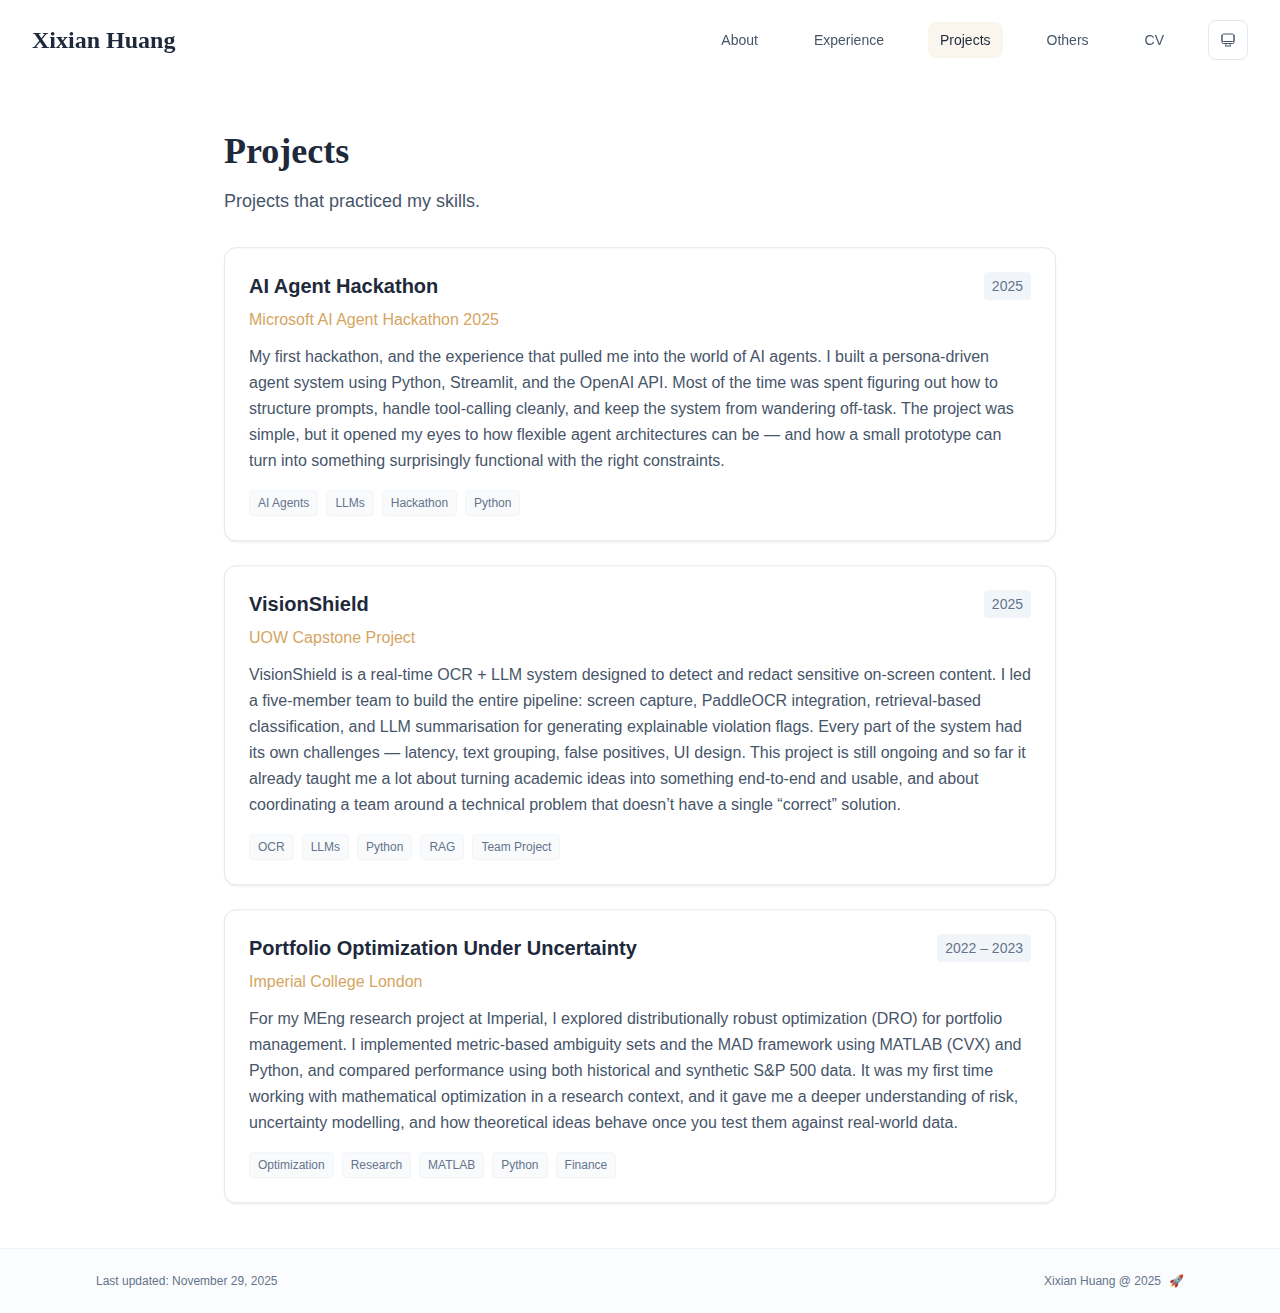
<file: services/index.html>
<!DOCTYPE html><html lang="en" class="scroll-smooth"><head><meta charSet="utf-8"/><meta name="viewport" content="width=device-width, initial-scale=1"/><link rel="stylesheet" href="/_next/static/css/c11e6314bcf95faa.css" data-precedence="next"/><link rel="preload" as="script" fetchPriority="low" href="/_next/static/chunks/webpack-679b75d1c4c2027c.js"/><script src="/_next/static/chunks/4bd1b696-70b6d399998de86a.js" async=""></script><script src="/_next/static/chunks/684-5aaa8290a129f299.js" async=""></script><script src="/_next/static/chunks/main-app-5afdf5117a51fa62.js" async=""></script><script src="/_next/static/chunks/17-9c04c9413a9f9f1f.js" async=""></script><script src="/_next/static/chunks/874-6cc630662f3664af.js" async=""></script><script src="/_next/static/chunks/862-15038af301665bb3.js" async=""></script><script src="/_next/static/chunks/app/layout-25182ad619f904f5.js" async=""></script><script src="/_next/static/chunks/178-595a94b9af1e67b5.js" async=""></script><script src="/_next/static/chunks/748-1f3129a1e6365cf9.js" async=""></script><script src="/_next/static/chunks/app/%5Bslug%5D/page-57bca348246a5369.js" async=""></script><link rel="icon" href="/favicon.svg" type="image/svg+xml"/><link rel="dns-prefetch" href="https://google-fonts.jialeliu.com"/><link rel="preconnect" href="https://google-fonts.jialeliu.com" crossorigin=""/><link rel="preload" as="style" href="https://google-fonts.jialeliu.com/css2?family=Inter:wght@300;400;500;600;700&amp;family=Crimson+Text:ital,wght@0,400;0,600;1,400&amp;display=swap"/><link rel="stylesheet" id="gfonts-css" href="https://google-fonts.jialeliu.com/css2?family=Inter:wght@300;400;500;600;700&amp;family=Crimson+Text:ital,wght@0,400;0,600;1,400&amp;display=swap" media="print"/><script>
              (function(){
                var l = document.getElementById('gfonts-css');
                if (!l) return;
                if (l.media !== 'all') {
                  l.addEventListener('load', function(){ try { l.media = 'all'; } catch(e){} });
                }
              })();
            </script><noscript><link rel="stylesheet" href="https://google-fonts.jialeliu.com/css2?family=Inter:wght@300;400;500;600;700&amp;family=Crimson+Text:ital,wght@0,400;0,600;1,400&amp;display=swap"/></noscript><script>
              try {
                const theme = localStorage.getItem('theme-storage');
                const parsed = theme ? JSON.parse(theme) : null;
                const setting = parsed?.state?.theme || 'system';
                const prefersDark = typeof window !== 'undefined' && window.matchMedia && window.matchMedia('(prefers-color-scheme: dark)').matches;
                const effective = setting === 'dark' ? 'dark' : (setting === 'light' ? 'light' : (prefersDark ? 'dark' : 'light'));
                var root = document.documentElement;
                root.classList.add(effective);
                root.setAttribute('data-theme', effective);
              } catch (e) {
                var root = document.documentElement;
                root.classList.add('light');
                root.setAttribute('data-theme', 'light');
              }
            </script><title>Projects | Xixian Huang</title><meta name="description" content="Projects that practiced my skills."/><meta name="author" content="Xixian Huang"/><meta name="keywords" content="Xixian Huang,PhD,Research,University of Wollongong | Binance"/><meta name="creator" content="Xixian Huang"/><meta name="publisher" content="Xixian Huang"/><meta property="og:title" content="Xixian Huang"/><meta property="og:description" content="CS student at UOW, Risk Analyst Intern at Binance"/><meta property="og:site_name" content="Xixian Huang&#x27;s Academic Website"/><meta property="og:locale" content="en_US"/><meta property="og:type" content="website"/><meta name="twitter:card" content="summary"/><meta name="twitter:title" content="Xixian Huang"/><meta name="twitter:description" content="CS student at UOW, Risk Analyst Intern at Binance"/><link rel="icon" href="/favicon.svg"/><script>document.querySelectorAll('body link[rel="icon"], body link[rel="apple-touch-icon"]').forEach(el => document.head.appendChild(el))</script><script src="/_next/static/chunks/polyfills-42372ed130431b0a.js" noModule=""></script></head><body class="font-sans antialiased"><div style="visibility:hidden"><nav class="fixed top-0 left-0 right-0 z-50" data-headlessui-state=""><div class="transition-all duration-300 ease-out bg-transparent" style="transform:translateY(-100px)"><div class="max-w-7xl mx-auto px-4 sm:px-6 lg:px-8"><div class="flex justify-between items-center h-16 lg:h-20"><div class="flex-shrink-0" tabindex="0"><a class="text-xl lg:text-2xl font-serif font-semibold text-primary hover:text-accent transition-colors duration-200" href="/">Xixian Huang</a></div><div class="hidden lg:block"><div class="ml-10 flex items-center space-x-8"><div class="flex items-baseline space-x-8"><a class="relative px-3 py-2 text-sm font-medium transition-all duration-200 rounded hover:bg-accent/10 hover:shadow-sm text-neutral-600 hover:text-primary" href="/"><span class="relative z-10">About</span></a><a class="relative px-3 py-2 text-sm font-medium transition-all duration-200 rounded hover:bg-accent/10 hover:shadow-sm text-neutral-600 hover:text-primary" href="/teaching/"><span class="relative z-10">Experience</span></a><a class="relative px-3 py-2 text-sm font-medium transition-all duration-200 rounded hover:bg-accent/10 hover:shadow-sm text-primary" href="/services/"><span class="relative z-10">Projects</span><div class="absolute inset-0 bg-accent/10 rounded-lg"></div></a><a class="relative px-3 py-2 text-sm font-medium transition-all duration-200 rounded hover:bg-accent/10 hover:shadow-sm text-neutral-600 hover:text-primary" href="/awards/"><span class="relative z-10">Others</span></a><a class="relative px-3 py-2 text-sm font-medium transition-all duration-200 rounded hover:bg-accent/10 hover:shadow-sm text-neutral-600 hover:text-primary" href="/cv/"><span class="relative z-10">CV</span></a></div><div class="flex items-center justify-center w-10 h-10 rounded-lg border border-neutral-200 dark:border-[rgba(148,163,184,0.24)] bg-background dark:bg-neutral-800"><div class="w-4 h-4 rounded-full bg-neutral-300 animate-pulse"></div></div></div></div><div class="lg:hidden flex items-center space-x-2"><div class="flex items-center justify-center w-10 h-10 rounded-lg border border-neutral-200 dark:border-[rgba(148,163,184,0.24)] bg-background dark:bg-neutral-800"><div class="w-4 h-4 rounded-full bg-neutral-300 animate-pulse"></div></div><button class="inline-flex items-center justify-center p-2 rounded-md text-neutral-600 hover:text-primary hover:bg-neutral-100 dark:hover:bg-neutral-800 focus:outline-none focus:ring-2 focus:ring-inset focus:ring-accent transition-colors duration-200" id="headlessui-disclosure-button-«R5pdb»" type="button" aria-expanded="false" data-headlessui-state=""><span class="sr-only">Open main menu</span><div><svg xmlns="http://www.w3.org/2000/svg" fill="none" viewBox="0 0 24 24" stroke-width="1.5" stroke="currentColor" aria-hidden="true" data-slot="icon" class="block h-6 w-6"><path stroke-linecap="round" stroke-linejoin="round" d="M3.75 6.75h16.5M3.75 12h16.5m-16.5 5.25h16.5"></path></svg></div></button></div></div></div></div></nav><main class="min-h-screen pt-16 lg:pt-20"><div class="max-w-4xl mx-auto px-4 sm:px-6 lg:px-8 py-12"><div style="opacity:0;transform:translateY(20px)"><div class="mb-8"><h1 class="text-4xl font-serif font-bold text-primary mb-4">Projects</h1><p class="text-lg text-neutral-600 dark:text-neutral-500 max-w-2xl">Projects that practiced my skills.</p></div><div class="grid gap-6"><div class="bg-white dark:bg-neutral-900 p-6 rounded-xl shadow-sm border border-neutral-200 dark:border-neutral-800 hover:shadow-lg transition-all duration-200 hover:scale-[1.01]" style="opacity:0;transform:translateY(20px)"><div class="flex justify-between items-start mb-2"><h3 class="text-xl font-semibold text-primary">AI Agent Hackathon</h3><span class="text-sm text-neutral-500 font-medium bg-neutral-100 dark:bg-neutral-800 px-2 py-1 rounded">2025</span></div><p class="text-base text-accent font-medium mb-3">Microsoft AI Agent Hackathon 2025</p><p class="text-base text-neutral-600 dark:text-neutral-500 leading-relaxed">My first hackathon, and the experience that pulled me into the world of AI agents.

I built a persona-driven agent system using Python, Streamlit, and the OpenAI API. Most of the time was spent figuring out how to structure prompts, handle tool-calling cleanly, and keep the system from wandering off-task.

The project was simple, but it opened my eyes to how flexible agent architectures can be — and how a small prototype can turn into something surprisingly functional with the right constraints.
</p><div class="flex flex-wrap gap-2 mt-4"><span class="text-xs text-neutral-500 bg-neutral-50 dark:bg-neutral-800/50 px-2 py-1 rounded border border-neutral-100 dark:border-neutral-800">AI Agents</span><span class="text-xs text-neutral-500 bg-neutral-50 dark:bg-neutral-800/50 px-2 py-1 rounded border border-neutral-100 dark:border-neutral-800">LLMs</span><span class="text-xs text-neutral-500 bg-neutral-50 dark:bg-neutral-800/50 px-2 py-1 rounded border border-neutral-100 dark:border-neutral-800">Hackathon</span><span class="text-xs text-neutral-500 bg-neutral-50 dark:bg-neutral-800/50 px-2 py-1 rounded border border-neutral-100 dark:border-neutral-800">Python</span></div></div><div class="bg-white dark:bg-neutral-900 p-6 rounded-xl shadow-sm border border-neutral-200 dark:border-neutral-800 hover:shadow-lg transition-all duration-200 hover:scale-[1.01]" style="opacity:0;transform:translateY(20px)"><div class="flex justify-between items-start mb-2"><h3 class="text-xl font-semibold text-primary">VisionShield</h3><span class="text-sm text-neutral-500 font-medium bg-neutral-100 dark:bg-neutral-800 px-2 py-1 rounded">2025</span></div><p class="text-base text-accent font-medium mb-3">UOW Capstone Project</p><p class="text-base text-neutral-600 dark:text-neutral-500 leading-relaxed">VisionShield is a real-time OCR + LLM system designed to detect and redact sensitive on-screen content. 

I led a five-member team to build the entire pipeline: screen capture, PaddleOCR integration, retrieval-based classification, and LLM summarisation for generating explainable violation flags. Every part of the system had its own challenges — latency, text grouping, false positives, UI design.

This project is still ongoing and so far it already taught me a lot about turning academic ideas into something end-to-end and usable, and about coordinating a team around a technical problem that doesn’t have a single “correct” solution.
</p><div class="flex flex-wrap gap-2 mt-4"><span class="text-xs text-neutral-500 bg-neutral-50 dark:bg-neutral-800/50 px-2 py-1 rounded border border-neutral-100 dark:border-neutral-800">OCR</span><span class="text-xs text-neutral-500 bg-neutral-50 dark:bg-neutral-800/50 px-2 py-1 rounded border border-neutral-100 dark:border-neutral-800">LLMs</span><span class="text-xs text-neutral-500 bg-neutral-50 dark:bg-neutral-800/50 px-2 py-1 rounded border border-neutral-100 dark:border-neutral-800">Python</span><span class="text-xs text-neutral-500 bg-neutral-50 dark:bg-neutral-800/50 px-2 py-1 rounded border border-neutral-100 dark:border-neutral-800">RAG</span><span class="text-xs text-neutral-500 bg-neutral-50 dark:bg-neutral-800/50 px-2 py-1 rounded border border-neutral-100 dark:border-neutral-800">Team Project</span></div></div><div class="bg-white dark:bg-neutral-900 p-6 rounded-xl shadow-sm border border-neutral-200 dark:border-neutral-800 hover:shadow-lg transition-all duration-200 hover:scale-[1.01]" style="opacity:0;transform:translateY(20px)"><div class="flex justify-between items-start mb-2"><h3 class="text-xl font-semibold text-primary">Portfolio Optimization Under Uncertainty</h3><span class="text-sm text-neutral-500 font-medium bg-neutral-100 dark:bg-neutral-800 px-2 py-1 rounded">2022 – 2023</span></div><p class="text-base text-accent font-medium mb-3">Imperial College London</p><p class="text-base text-neutral-600 dark:text-neutral-500 leading-relaxed">For my MEng research project at Imperial, I explored distributionally robust optimization (DRO) for portfolio management. 

I implemented metric-based ambiguity sets and the MAD framework using MATLAB (CVX) and Python, and compared performance using both historical and synthetic S&amp;P 500 data.

It was my first time working with mathematical optimization in a research context, and it gave me a deeper understanding of risk, uncertainty modelling, and how theoretical ideas behave once you test them against real-world data.
</p><div class="flex flex-wrap gap-2 mt-4"><span class="text-xs text-neutral-500 bg-neutral-50 dark:bg-neutral-800/50 px-2 py-1 rounded border border-neutral-100 dark:border-neutral-800">Optimization</span><span class="text-xs text-neutral-500 bg-neutral-50 dark:bg-neutral-800/50 px-2 py-1 rounded border border-neutral-100 dark:border-neutral-800">Research</span><span class="text-xs text-neutral-500 bg-neutral-50 dark:bg-neutral-800/50 px-2 py-1 rounded border border-neutral-100 dark:border-neutral-800">MATLAB</span><span class="text-xs text-neutral-500 bg-neutral-50 dark:bg-neutral-800/50 px-2 py-1 rounded border border-neutral-100 dark:border-neutral-800">Python</span><span class="text-xs text-neutral-500 bg-neutral-50 dark:bg-neutral-800/50 px-2 py-1 rounded border border-neutral-100 dark:border-neutral-800">Finance</span></div></div></div></div></div><!--$--><!--/$--><!--$--><!--/$--></main><footer class="border-t border-neutral-200/50 bg-neutral-50/50 dark:bg-neutral-900/50 dark:border-neutral-700/50"><div class="max-w-6xl mx-auto px-4 sm:px-6 lg:px-8 py-6"><div class="flex flex-col sm:flex-row justify-between items-center gap-2"><p class="text-xs text-neutral-500">Last updated:<!-- --> <!-- -->November 29, 2025</p><p class="text-xs text-neutral-500 flex items-center"><a href="https://github.com/heyinwong/portfolio" target="_blank" rel="noopener noreferrer">Xixian Huang @ 2025</a><span class="ml-2">🚀</span></p></div></div></footer></div><script src="/_next/static/chunks/webpack-679b75d1c4c2027c.js" async=""></script><script>(self.__next_f=self.__next_f||[]).push([0])</script><script>self.__next_f.push([1,"1:\"$Sreact.fragment\"\n2:I[3719,[\"17\",\"static/chunks/17-9c04c9413a9f9f1f.js\",\"874\",\"static/chunks/874-6cc630662f3664af.js\",\"862\",\"static/chunks/862-15038af301665bb3.js\",\"177\",\"static/chunks/app/layout-25182ad619f904f5.js\"],\"ThemeProvider\"]\n3:I[768,[\"17\",\"static/chunks/17-9c04c9413a9f9f1f.js\",\"874\",\"static/chunks/874-6cc630662f3664af.js\",\"862\",\"static/chunks/862-15038af301665bb3.js\",\"177\",\"static/chunks/app/layout-25182ad619f904f5.js\"],\"default\"]\n4:I[7555,[],\"\"]\n5:I[1295,[],\"\"]\n6:I[2548,[\"17\",\"static/chunks/17-9c04c9413a9f9f1f.js\",\"874\",\"static/chunks/874-6cc630662f3664af.js\",\"862\",\"static/chunks/862-15038af301665bb3.js\",\"177\",\"static/chunks/app/layout-25182ad619f904f5.js\"],\"default\"]\n8:I[9665,[],\"MetadataBoundary\"]\na:I[9665,[],\"OutletBoundary\"]\nd:I[4911,[],\"AsyncMetadataOutlet\"]\nf:I[9665,[],\"ViewportBoundary\"]\n11:I[6614,[],\"\"]\n:HL[\"/_next/static/css/c11e6314bcf95faa.css\",\"style\"]\n"])</script><script>self.__next_f.push([1,"0:{\"P\":null,\"b\":\"hnjH-XoAteQTtlPCgmvDX\",\"p\":\"\",\"c\":[\"\",\"services\",\"\"],\"i\":false,\"f\":[[[\"\",{\"children\":[[\"slug\",\"services\",\"d\"],{\"children\":[\"__PAGE__\",{}]}]},\"$undefined\",\"$undefined\",true],[\"\",[\"$\",\"$1\",\"c\",{\"children\":[[[\"$\",\"link\",\"0\",{\"rel\":\"stylesheet\",\"href\":\"/_next/static/css/c11e6314bcf95faa.css\",\"precedence\":\"next\",\"crossOrigin\":\"$undefined\",\"nonce\":\"$undefined\"}]],[\"$\",\"html\",null,{\"lang\":\"en\",\"className\":\"scroll-smooth\",\"suppressHydrationWarning\":true,\"children\":[[\"$\",\"head\",null,{\"children\":[[\"$\",\"link\",null,{\"rel\":\"icon\",\"href\":\"/favicon.svg\",\"type\":\"image/svg+xml\"}],[\"$\",\"link\",null,{\"rel\":\"dns-prefetch\",\"href\":\"https://google-fonts.jialeliu.com\"}],[\"$\",\"link\",null,{\"rel\":\"preconnect\",\"href\":\"https://google-fonts.jialeliu.com\",\"crossOrigin\":\"\"}],[\"$\",\"link\",null,{\"rel\":\"preload\",\"as\":\"style\",\"href\":\"https://google-fonts.jialeliu.com/css2?family=Inter:wght@300;400;500;600;700\u0026family=Crimson+Text:ital,wght@0,400;0,600;1,400\u0026display=swap\"}],[\"$\",\"link\",null,{\"rel\":\"stylesheet\",\"id\":\"gfonts-css\",\"href\":\"https://google-fonts.jialeliu.com/css2?family=Inter:wght@300;400;500;600;700\u0026family=Crimson+Text:ital,wght@0,400;0,600;1,400\u0026display=swap\",\"media\":\"print\"}],[\"$\",\"script\",null,{\"dangerouslySetInnerHTML\":{\"__html\":\"\\n              (function(){\\n                var l = document.getElementById('gfonts-css');\\n                if (!l) return;\\n                if (l.media !== 'all') {\\n                  l.addEventListener('load', function(){ try { l.media = 'all'; } catch(e){} });\\n                }\\n              })();\\n            \"}}],[\"$\",\"noscript\",null,{\"children\":[\"$\",\"link\",null,{\"rel\":\"stylesheet\",\"href\":\"https://google-fonts.jialeliu.com/css2?family=Inter:wght@300;400;500;600;700\u0026family=Crimson+Text:ital,wght@0,400;0,600;1,400\u0026display=swap\"}]}],[\"$\",\"script\",null,{\"dangerouslySetInnerHTML\":{\"__html\":\"\\n              try {\\n                const theme = localStorage.getItem('theme-storage');\\n                const parsed = theme ? JSON.parse(theme) : null;\\n                const setting = parsed?.state?.theme || 'system';\\n                const prefersDark = typeof window !== 'undefined' \u0026\u0026 window.matchMedia \u0026\u0026 window.matchMedia('(prefers-color-scheme: dark)').matches;\\n                const effective = setting === 'dark' ? 'dark' : (setting === 'light' ? 'light' : (prefersDark ? 'dark' : 'light'));\\n                var root = document.documentElement;\\n                root.classList.add(effective);\\n                root.setAttribute('data-theme', effective);\\n              } catch (e) {\\n                var root = document.documentElement;\\n                root.classList.add('light');\\n                root.setAttribute('data-theme', 'light');\\n              }\\n            \"}}]]}],[\"$\",\"body\",null,{\"className\":\"font-sans antialiased\",\"children\":[\"$\",\"$L2\",null,{\"children\":[[\"$\",\"$L3\",null,{\"items\":[{\"title\":\"About\",\"type\":\"page\",\"target\":\"about\",\"href\":\"/\"},{\"title\":\"Experience\",\"type\":\"page\",\"target\":\"teaching\",\"href\":\"/teaching\"},{\"title\":\"Projects\",\"type\":\"page\",\"target\":\"services\",\"href\":\"/services\"},{\"title\":\"Others\",\"type\":\"page\",\"target\":\"awards\",\"href\":\"/awards\"},{\"title\":\"CV\",\"type\":\"page\",\"target\":\"cv\",\"href\":\"/cv\"}],\"siteTitle\":\"Xixian Huang\",\"enableOnePageMode\":false}],[\"$\",\"main\",null,{\"className\":\"min-h-screen pt-16 lg:pt-20\",\"children\":[\"$\",\"$L4\",null,{\"parallelRouterKey\":\"children\",\"error\":\"$undefined\",\"errorStyles\":\"$undefined\",\"errorScripts\":\"$undefined\",\"template\":[\"$\",\"$L5\",null,{}],\"templateStyles\":\"$undefined\",\"templateScripts\":\"$undefined\",\"notFound\":[[[\"$\",\"title\",null,{\"children\":\"404: This page could not be found.\"}],[\"$\",\"div\",null,{\"style\":{\"fontFamily\":\"system-ui,\\\"Segoe UI\\\",Roboto,Helvetica,Arial,sans-serif,\\\"Apple Color Emoji\\\",\\\"Segoe UI Emoji\\\"\",\"height\":\"100vh\",\"textAlign\":\"center\",\"display\":\"flex\",\"flexDirection\":\"column\",\"alignItems\":\"center\",\"justifyContent\":\"center\"},\"children\":[\"$\",\"div\",null,{\"children\":[[\"$\",\"style\",null,{\"dangerouslySetInnerHTML\":{\"__html\":\"body{color:#000;background:#fff;margin:0}.next-error-h1{border-right:1px solid rgba(0,0,0,.3)}@media (prefers-color-scheme:dark){body{color:#fff;background:#000}.next-error-h1{border-right:1px solid rgba(255,255,255,.3)}}\"}}],[\"$\",\"h1\",null,{\"className\":\"next-error-h1\",\"style\":{\"display\":\"inline-block\",\"margin\":\"0 20px 0 0\",\"padding\":\"0 23px 0 0\",\"fontSize\":24,\"fontWeight\":500,\"verticalAlign\":\"top\",\"lineHeight\":\"49px\"},\"children\":404}],[\"$\",\"div\",null,{\"style\":{\"display\":\"inline-block\"},\"children\":[\"$\",\"h2\",null,{\"style\":{\"fontSize\":14,\"fontWeight\":400,\"lineHeight\":\"49px\",\"margin\":0},\"children\":\"This page could not be found.\"}]}]]}]}]],[]],\"forbidden\":\"$undefined\",\"unauthorized\":\"$undefined\"}]}],[\"$\",\"$L6\",null,{\"lastUpdated\":\"November 29, 2025\"}]]}]}]]}]]}],{\"children\":[[\"slug\",\"services\",\"d\"],[\"$\",\"$1\",\"c\",{\"children\":[null,[\"$\",\"$L4\",null,{\"parallelRouterKey\":\"children\",\"error\":\"$undefined\",\"errorStyles\":\"$undefined\",\"errorScripts\":\"$undefined\",\"template\":[\"$\",\"$L5\",null,{}],\"templateStyles\":\"$undefined\",\"templateScripts\":\"$undefined\",\"notFound\":\"$undefined\",\"forbidden\":\"$undefined\",\"unauthorized\":\"$undefined\"}]]}],{\"children\":[\"__PAGE__\",[\"$\",\"$1\",\"c\",{\"children\":[\"$L7\",[\"$\",\"$L8\",null,{\"children\":\"$L9\"}],null,[\"$\",\"$La\",null,{\"children\":[\"$Lb\",\"$Lc\",[\"$\",\"$Ld\",null,{\"promise\":\"$@e\"}]]}]]}],{},null,false]},null,false]},null,false],[\"$\",\"$1\",\"h\",{\"children\":[null,[\"$\",\"$1\",\"TXt8AZcPX6C6uM3ZO8iLF\",{\"children\":[[\"$\",\"$Lf\",null,{\"children\":\"$L10\"}],null]}],null]}],false]],\"m\":\"$undefined\",\"G\":[\"$11\",\"$undefined\"],\"s\":false,\"S\":true}\n"])</script><script>self.__next_f.push([1,"12:\"$Sreact.suspense\"\n13:I[4911,[],\"AsyncMetadata\"]\n15:I[3684,[\"17\",\"static/chunks/17-9c04c9413a9f9f1f.js\",\"178\",\"static/chunks/178-595a94b9af1e67b5.js\",\"748\",\"static/chunks/748-1f3129a1e6365cf9.js\",\"182\",\"static/chunks/app/%5Bslug%5D/page-57bca348246a5369.js\"],\"default\"]\n9:[\"$\",\"$12\",null,{\"fallback\":null,\"children\":[\"$\",\"$L13\",null,{\"promise\":\"$@14\"}]}]\n"])</script><script>self.__next_f.push([1,"7:[\"$\",\"div\",null,{\"className\":\"max-w-4xl mx-auto px-4 sm:px-6 lg:px-8 py-12\",\"children\":[false,false,[\"$\",\"$L15\",null,{\"config\":{\"type\":\"card\",\"title\":\"Projects\",\"description\":\"Projects that practiced my skills.\",\"items\":[{\"title\":\"AI Agent Hackathon\",\"subtitle\":\"Microsoft AI Agent Hackathon 2025\",\"date\":\"2025\",\"content\":\"My first hackathon, and the experience that pulled me into the world of AI agents.\\n\\nI built a persona-driven agent system using Python, Streamlit, and the OpenAI API. Most of the time was spent figuring out how to structure prompts, handle tool-calling cleanly, and keep the system from wandering off-task.\\n\\nThe project was simple, but it opened my eyes to how flexible agent architectures can be — and how a small prototype can turn into something surprisingly functional with the right constraints.\\n\",\"tags\":[\"AI Agents\",\"LLMs\",\"Hackathon\",\"Python\"]},{\"title\":\"VisionShield\",\"subtitle\":\"UOW Capstone Project\",\"date\":\"2025\",\"content\":\"VisionShield is a real-time OCR + LLM system designed to detect and redact sensitive on-screen content. \\n\\nI led a five-member team to build the entire pipeline: screen capture, PaddleOCR integration, retrieval-based classification, and LLM summarisation for generating explainable violation flags. Every part of the system had its own challenges — latency, text grouping, false positives, UI design.\\n\\nThis project is still ongoing and so far it already taught me a lot about turning academic ideas into something end-to-end and usable, and about coordinating a team around a technical problem that doesn’t have a single “correct” solution.\\n\",\"tags\":[\"OCR\",\"LLMs\",\"Python\",\"RAG\",\"Team Project\"]},{\"title\":\"Portfolio Optimization Under Uncertainty\",\"subtitle\":\"Imperial College London\",\"date\":\"2022 – 2023\",\"content\":\"For my MEng research project at Imperial, I explored distributionally robust optimization (DRO) for portfolio management. \\n\\nI implemented metric-based ambiguity sets and the MAD framework using MATLAB (CVX) and Python, and compared performance using both historical and synthetic S\u0026P 500 data.\\n\\nIt was my first time working with mathematical optimization in a research context, and it gave me a deeper understanding of risk, uncertainty modelling, and how theoretical ideas behave once you test them against real-world data.\\n\",\"tags\":[\"Optimization\",\"Research\",\"MATLAB\",\"Python\",\"Finance\"]}]}}]]}]\n"])</script><script>self.__next_f.push([1,"c:null\n"])</script><script>self.__next_f.push([1,"10:[[\"$\",\"meta\",\"0\",{\"charSet\":\"utf-8\"}],[\"$\",\"meta\",\"1\",{\"name\":\"viewport\",\"content\":\"width=device-width, initial-scale=1\"}]]\nb:null\n"])</script><script>self.__next_f.push([1,"14:{\"metadata\":[[\"$\",\"title\",\"0\",{\"children\":\"Projects | Xixian Huang\"}],[\"$\",\"meta\",\"1\",{\"name\":\"description\",\"content\":\"Projects that practiced my skills.\"}],[\"$\",\"meta\",\"2\",{\"name\":\"author\",\"content\":\"Xixian Huang\"}],[\"$\",\"meta\",\"3\",{\"name\":\"keywords\",\"content\":\"Xixian Huang,PhD,Research,University of Wollongong | Binance\"}],[\"$\",\"meta\",\"4\",{\"name\":\"creator\",\"content\":\"Xixian Huang\"}],[\"$\",\"meta\",\"5\",{\"name\":\"publisher\",\"content\":\"Xixian Huang\"}],[\"$\",\"meta\",\"6\",{\"property\":\"og:title\",\"content\":\"Xixian Huang\"}],[\"$\",\"meta\",\"7\",{\"property\":\"og:description\",\"content\":\"CS student at UOW, Risk Analyst Intern at Binance\"}],[\"$\",\"meta\",\"8\",{\"property\":\"og:site_name\",\"content\":\"Xixian Huang's Academic Website\"}],[\"$\",\"meta\",\"9\",{\"property\":\"og:locale\",\"content\":\"en_US\"}],[\"$\",\"meta\",\"10\",{\"property\":\"og:type\",\"content\":\"website\"}],[\"$\",\"meta\",\"11\",{\"name\":\"twitter:card\",\"content\":\"summary\"}],[\"$\",\"meta\",\"12\",{\"name\":\"twitter:title\",\"content\":\"Xixian Huang\"}],[\"$\",\"meta\",\"13\",{\"name\":\"twitter:description\",\"content\":\"CS student at UOW, Risk Analyst Intern at Binance\"}],[\"$\",\"link\",\"14\",{\"rel\":\"icon\",\"href\":\"/favicon.svg\"}]],\"error\":null,\"digest\":\"$undefined\"}\ne:{\"metadata\":\"$14:metadata\",\"error\":null,\"digest\":\"$undefined\"}\n"])</script></body></html>
</file>
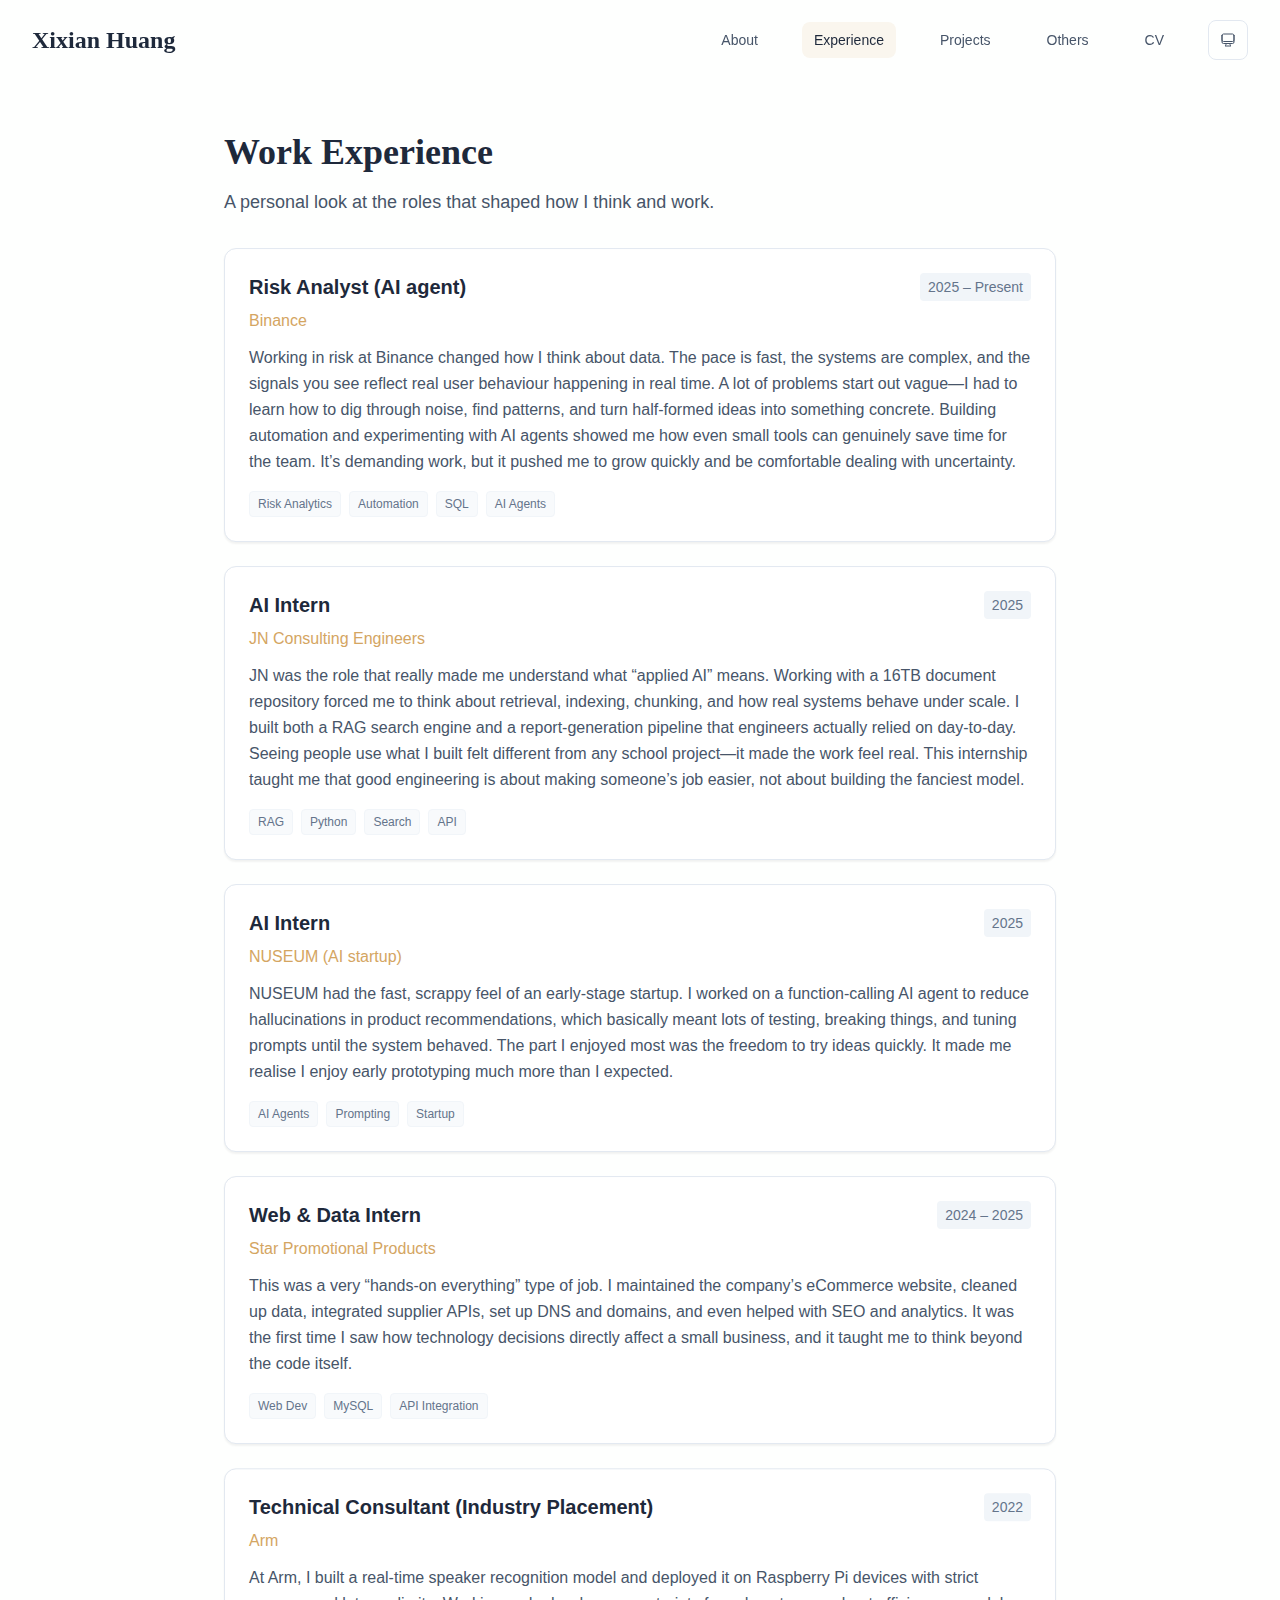
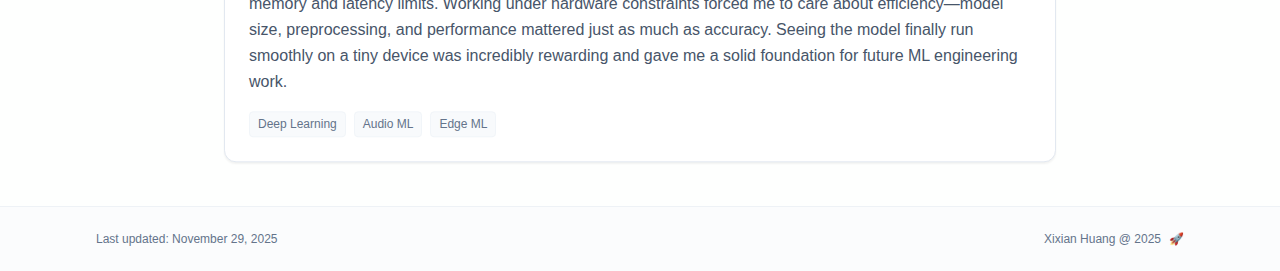
<file: teaching/index.html>
<!DOCTYPE html><html lang="en" class="scroll-smooth"><head><meta charSet="utf-8"/><meta name="viewport" content="width=device-width, initial-scale=1"/><link rel="stylesheet" href="/_next/static/css/c11e6314bcf95faa.css" data-precedence="next"/><link rel="preload" as="script" fetchPriority="low" href="/_next/static/chunks/webpack-679b75d1c4c2027c.js"/><script src="/_next/static/chunks/4bd1b696-70b6d399998de86a.js" async=""></script><script src="/_next/static/chunks/684-5aaa8290a129f299.js" async=""></script><script src="/_next/static/chunks/main-app-5afdf5117a51fa62.js" async=""></script><script src="/_next/static/chunks/17-9c04c9413a9f9f1f.js" async=""></script><script src="/_next/static/chunks/874-6cc630662f3664af.js" async=""></script><script src="/_next/static/chunks/862-15038af301665bb3.js" async=""></script><script src="/_next/static/chunks/app/layout-25182ad619f904f5.js" async=""></script><script src="/_next/static/chunks/178-595a94b9af1e67b5.js" async=""></script><script src="/_next/static/chunks/748-1f3129a1e6365cf9.js" async=""></script><script src="/_next/static/chunks/app/%5Bslug%5D/page-57bca348246a5369.js" async=""></script><link rel="icon" href="/favicon.svg" type="image/svg+xml"/><link rel="dns-prefetch" href="https://google-fonts.jialeliu.com"/><link rel="preconnect" href="https://google-fonts.jialeliu.com" crossorigin=""/><link rel="preload" as="style" href="https://google-fonts.jialeliu.com/css2?family=Inter:wght@300;400;500;600;700&amp;family=Crimson+Text:ital,wght@0,400;0,600;1,400&amp;display=swap"/><link rel="stylesheet" id="gfonts-css" href="https://google-fonts.jialeliu.com/css2?family=Inter:wght@300;400;500;600;700&amp;family=Crimson+Text:ital,wght@0,400;0,600;1,400&amp;display=swap" media="print"/><script>
              (function(){
                var l = document.getElementById('gfonts-css');
                if (!l) return;
                if (l.media !== 'all') {
                  l.addEventListener('load', function(){ try { l.media = 'all'; } catch(e){} });
                }
              })();
            </script><noscript><link rel="stylesheet" href="https://google-fonts.jialeliu.com/css2?family=Inter:wght@300;400;500;600;700&amp;family=Crimson+Text:ital,wght@0,400;0,600;1,400&amp;display=swap"/></noscript><script>
              try {
                const theme = localStorage.getItem('theme-storage');
                const parsed = theme ? JSON.parse(theme) : null;
                const setting = parsed?.state?.theme || 'system';
                const prefersDark = typeof window !== 'undefined' && window.matchMedia && window.matchMedia('(prefers-color-scheme: dark)').matches;
                const effective = setting === 'dark' ? 'dark' : (setting === 'light' ? 'light' : (prefersDark ? 'dark' : 'light'));
                var root = document.documentElement;
                root.classList.add(effective);
                root.setAttribute('data-theme', effective);
              } catch (e) {
                var root = document.documentElement;
                root.classList.add('light');
                root.setAttribute('data-theme', 'light');
              }
            </script><title>Work Experience | Xixian Huang</title><meta name="description" content="A personal look at the roles that shaped how I think and work."/><meta name="author" content="Xixian Huang"/><meta name="keywords" content="Xixian Huang,PhD,Research,University of Wollongong | Binance"/><meta name="creator" content="Xixian Huang"/><meta name="publisher" content="Xixian Huang"/><meta property="og:title" content="Xixian Huang"/><meta property="og:description" content="CS student at UOW, Risk Analyst Intern at Binance"/><meta property="og:site_name" content="Xixian Huang&#x27;s Academic Website"/><meta property="og:locale" content="en_US"/><meta property="og:type" content="website"/><meta name="twitter:card" content="summary"/><meta name="twitter:title" content="Xixian Huang"/><meta name="twitter:description" content="CS student at UOW, Risk Analyst Intern at Binance"/><link rel="icon" href="/favicon.svg"/><script>document.querySelectorAll('body link[rel="icon"], body link[rel="apple-touch-icon"]').forEach(el => document.head.appendChild(el))</script><script src="/_next/static/chunks/polyfills-42372ed130431b0a.js" noModule=""></script></head><body class="font-sans antialiased"><div style="visibility:hidden"><nav class="fixed top-0 left-0 right-0 z-50" data-headlessui-state=""><div class="transition-all duration-300 ease-out bg-transparent" style="transform:translateY(-100px)"><div class="max-w-7xl mx-auto px-4 sm:px-6 lg:px-8"><div class="flex justify-between items-center h-16 lg:h-20"><div class="flex-shrink-0" tabindex="0"><a class="text-xl lg:text-2xl font-serif font-semibold text-primary hover:text-accent transition-colors duration-200" href="/">Xixian Huang</a></div><div class="hidden lg:block"><div class="ml-10 flex items-center space-x-8"><div class="flex items-baseline space-x-8"><a class="relative px-3 py-2 text-sm font-medium transition-all duration-200 rounded hover:bg-accent/10 hover:shadow-sm text-neutral-600 hover:text-primary" href="/"><span class="relative z-10">About</span></a><a class="relative px-3 py-2 text-sm font-medium transition-all duration-200 rounded hover:bg-accent/10 hover:shadow-sm text-primary" href="/teaching/"><span class="relative z-10">Experience</span><div class="absolute inset-0 bg-accent/10 rounded-lg"></div></a><a class="relative px-3 py-2 text-sm font-medium transition-all duration-200 rounded hover:bg-accent/10 hover:shadow-sm text-neutral-600 hover:text-primary" href="/services/"><span class="relative z-10">Projects</span></a><a class="relative px-3 py-2 text-sm font-medium transition-all duration-200 rounded hover:bg-accent/10 hover:shadow-sm text-neutral-600 hover:text-primary" href="/awards/"><span class="relative z-10">Others</span></a><a class="relative px-3 py-2 text-sm font-medium transition-all duration-200 rounded hover:bg-accent/10 hover:shadow-sm text-neutral-600 hover:text-primary" href="/cv/"><span class="relative z-10">CV</span></a></div><div class="flex items-center justify-center w-10 h-10 rounded-lg border border-neutral-200 dark:border-[rgba(148,163,184,0.24)] bg-background dark:bg-neutral-800"><div class="w-4 h-4 rounded-full bg-neutral-300 animate-pulse"></div></div></div></div><div class="lg:hidden flex items-center space-x-2"><div class="flex items-center justify-center w-10 h-10 rounded-lg border border-neutral-200 dark:border-[rgba(148,163,184,0.24)] bg-background dark:bg-neutral-800"><div class="w-4 h-4 rounded-full bg-neutral-300 animate-pulse"></div></div><button class="inline-flex items-center justify-center p-2 rounded-md text-neutral-600 hover:text-primary hover:bg-neutral-100 dark:hover:bg-neutral-800 focus:outline-none focus:ring-2 focus:ring-inset focus:ring-accent transition-colors duration-200" id="headlessui-disclosure-button-«R5pdb»" type="button" aria-expanded="false" data-headlessui-state=""><span class="sr-only">Open main menu</span><div><svg xmlns="http://www.w3.org/2000/svg" fill="none" viewBox="0 0 24 24" stroke-width="1.5" stroke="currentColor" aria-hidden="true" data-slot="icon" class="block h-6 w-6"><path stroke-linecap="round" stroke-linejoin="round" d="M3.75 6.75h16.5M3.75 12h16.5m-16.5 5.25h16.5"></path></svg></div></button></div></div></div></div></nav><main class="min-h-screen pt-16 lg:pt-20"><div class="max-w-4xl mx-auto px-4 sm:px-6 lg:px-8 py-12"><div style="opacity:0;transform:translateY(20px)"><div class="mb-8"><h1 class="text-4xl font-serif font-bold text-primary mb-4">Work Experience</h1><p class="text-lg text-neutral-600 dark:text-neutral-500 max-w-2xl">A personal look at the roles that shaped how I think and work.</p></div><div class="grid gap-6"><div class="bg-white dark:bg-neutral-900 p-6 rounded-xl shadow-sm border border-neutral-200 dark:border-neutral-800 hover:shadow-lg transition-all duration-200 hover:scale-[1.01]" style="opacity:0;transform:translateY(20px)"><div class="flex justify-between items-start mb-2"><h3 class="text-xl font-semibold text-primary">Risk Analyst (AI agent)</h3><span class="text-sm text-neutral-500 font-medium bg-neutral-100 dark:bg-neutral-800 px-2 py-1 rounded">2025 – Present</span></div><p class="text-base text-accent font-medium mb-3">Binance</p><p class="text-base text-neutral-600 dark:text-neutral-500 leading-relaxed">Working in risk at Binance changed how I think about data.  
The pace is fast, the systems are complex, and the signals you see reflect real user behaviour happening in real time.

A lot of problems start out vague—I had to learn how to dig through noise, find patterns, and turn half-formed ideas into something concrete. Building automation and experimenting with AI agents showed me how even small tools can genuinely save time for the team.

It’s demanding work, but it pushed me to grow quickly and be comfortable dealing with uncertainty.
</p><div class="flex flex-wrap gap-2 mt-4"><span class="text-xs text-neutral-500 bg-neutral-50 dark:bg-neutral-800/50 px-2 py-1 rounded border border-neutral-100 dark:border-neutral-800">Risk Analytics</span><span class="text-xs text-neutral-500 bg-neutral-50 dark:bg-neutral-800/50 px-2 py-1 rounded border border-neutral-100 dark:border-neutral-800">Automation</span><span class="text-xs text-neutral-500 bg-neutral-50 dark:bg-neutral-800/50 px-2 py-1 rounded border border-neutral-100 dark:border-neutral-800">SQL</span><span class="text-xs text-neutral-500 bg-neutral-50 dark:bg-neutral-800/50 px-2 py-1 rounded border border-neutral-100 dark:border-neutral-800">AI Agents</span></div></div><div class="bg-white dark:bg-neutral-900 p-6 rounded-xl shadow-sm border border-neutral-200 dark:border-neutral-800 hover:shadow-lg transition-all duration-200 hover:scale-[1.01]" style="opacity:0;transform:translateY(20px)"><div class="flex justify-between items-start mb-2"><h3 class="text-xl font-semibold text-primary">AI Intern</h3><span class="text-sm text-neutral-500 font-medium bg-neutral-100 dark:bg-neutral-800 px-2 py-1 rounded">2025</span></div><p class="text-base text-accent font-medium mb-3">JN Consulting Engineers</p><p class="text-base text-neutral-600 dark:text-neutral-500 leading-relaxed">JN was the role that really made me understand what “applied AI” means.  
Working with a 16TB document repository forced me to think about retrieval, indexing, chunking, and how real systems behave under scale.

I built both a RAG search engine and a report-generation pipeline that engineers actually relied on day-to-day. Seeing people use what I built felt different from any school project—it made the work feel real.

This internship taught me that good engineering is about making someone’s job easier, not about building the fanciest model.
</p><div class="flex flex-wrap gap-2 mt-4"><span class="text-xs text-neutral-500 bg-neutral-50 dark:bg-neutral-800/50 px-2 py-1 rounded border border-neutral-100 dark:border-neutral-800">RAG</span><span class="text-xs text-neutral-500 bg-neutral-50 dark:bg-neutral-800/50 px-2 py-1 rounded border border-neutral-100 dark:border-neutral-800">Python</span><span class="text-xs text-neutral-500 bg-neutral-50 dark:bg-neutral-800/50 px-2 py-1 rounded border border-neutral-100 dark:border-neutral-800">Search</span><span class="text-xs text-neutral-500 bg-neutral-50 dark:bg-neutral-800/50 px-2 py-1 rounded border border-neutral-100 dark:border-neutral-800">API</span></div></div><div class="bg-white dark:bg-neutral-900 p-6 rounded-xl shadow-sm border border-neutral-200 dark:border-neutral-800 hover:shadow-lg transition-all duration-200 hover:scale-[1.01]" style="opacity:0;transform:translateY(20px)"><div class="flex justify-between items-start mb-2"><h3 class="text-xl font-semibold text-primary">AI Intern</h3><span class="text-sm text-neutral-500 font-medium bg-neutral-100 dark:bg-neutral-800 px-2 py-1 rounded">2025</span></div><p class="text-base text-accent font-medium mb-3">NUSEUM (AI startup)</p><p class="text-base text-neutral-600 dark:text-neutral-500 leading-relaxed">NUSEUM had the fast, scrappy feel of an early-stage startup.  
I worked on a function-calling AI agent to reduce hallucinations in product recommendations, which basically meant lots of testing, breaking things, and tuning prompts until the system behaved.

The part I enjoyed most was the freedom to try ideas quickly. It made me realise I enjoy early prototyping much more than I expected.
</p><div class="flex flex-wrap gap-2 mt-4"><span class="text-xs text-neutral-500 bg-neutral-50 dark:bg-neutral-800/50 px-2 py-1 rounded border border-neutral-100 dark:border-neutral-800">AI Agents</span><span class="text-xs text-neutral-500 bg-neutral-50 dark:bg-neutral-800/50 px-2 py-1 rounded border border-neutral-100 dark:border-neutral-800">Prompting</span><span class="text-xs text-neutral-500 bg-neutral-50 dark:bg-neutral-800/50 px-2 py-1 rounded border border-neutral-100 dark:border-neutral-800">Startup</span></div></div><div class="bg-white dark:bg-neutral-900 p-6 rounded-xl shadow-sm border border-neutral-200 dark:border-neutral-800 hover:shadow-lg transition-all duration-200 hover:scale-[1.01]" style="opacity:0;transform:translateY(20px)"><div class="flex justify-between items-start mb-2"><h3 class="text-xl font-semibold text-primary">Web &amp; Data Intern</h3><span class="text-sm text-neutral-500 font-medium bg-neutral-100 dark:bg-neutral-800 px-2 py-1 rounded">2024 – 2025</span></div><p class="text-base text-accent font-medium mb-3">Star Promotional Products</p><p class="text-base text-neutral-600 dark:text-neutral-500 leading-relaxed">This was a very “hands-on everything” type of job.  
I maintained the company’s eCommerce website, cleaned up data, integrated supplier APIs, set up DNS and domains, and even helped with SEO and analytics.

It was the first time I saw how technology decisions directly affect a small business, and it taught me to think beyond the code itself.
</p><div class="flex flex-wrap gap-2 mt-4"><span class="text-xs text-neutral-500 bg-neutral-50 dark:bg-neutral-800/50 px-2 py-1 rounded border border-neutral-100 dark:border-neutral-800">Web Dev</span><span class="text-xs text-neutral-500 bg-neutral-50 dark:bg-neutral-800/50 px-2 py-1 rounded border border-neutral-100 dark:border-neutral-800">MySQL</span><span class="text-xs text-neutral-500 bg-neutral-50 dark:bg-neutral-800/50 px-2 py-1 rounded border border-neutral-100 dark:border-neutral-800">API Integration</span></div></div><div class="bg-white dark:bg-neutral-900 p-6 rounded-xl shadow-sm border border-neutral-200 dark:border-neutral-800 hover:shadow-lg transition-all duration-200 hover:scale-[1.01]" style="opacity:0;transform:translateY(20px)"><div class="flex justify-between items-start mb-2"><h3 class="text-xl font-semibold text-primary">Technical Consultant (Industry Placement)</h3><span class="text-sm text-neutral-500 font-medium bg-neutral-100 dark:bg-neutral-800 px-2 py-1 rounded">2022</span></div><p class="text-base text-accent font-medium mb-3">Arm</p><p class="text-base text-neutral-600 dark:text-neutral-500 leading-relaxed">At Arm, I built a real-time speaker recognition model and deployed it on Raspberry Pi devices with strict memory and latency limits.

Working under hardware constraints forced me to care about efficiency—model size, preprocessing, and performance mattered just as much as accuracy.  
Seeing the model finally run smoothly on a tiny device was incredibly rewarding and gave me a solid foundation for future ML engineering work.
</p><div class="flex flex-wrap gap-2 mt-4"><span class="text-xs text-neutral-500 bg-neutral-50 dark:bg-neutral-800/50 px-2 py-1 rounded border border-neutral-100 dark:border-neutral-800">Deep Learning</span><span class="text-xs text-neutral-500 bg-neutral-50 dark:bg-neutral-800/50 px-2 py-1 rounded border border-neutral-100 dark:border-neutral-800">Audio ML</span><span class="text-xs text-neutral-500 bg-neutral-50 dark:bg-neutral-800/50 px-2 py-1 rounded border border-neutral-100 dark:border-neutral-800">Edge ML</span></div></div></div></div></div><!--$--><!--/$--><!--$--><!--/$--></main><footer class="border-t border-neutral-200/50 bg-neutral-50/50 dark:bg-neutral-900/50 dark:border-neutral-700/50"><div class="max-w-6xl mx-auto px-4 sm:px-6 lg:px-8 py-6"><div class="flex flex-col sm:flex-row justify-between items-center gap-2"><p class="text-xs text-neutral-500">Last updated:<!-- --> <!-- -->November 29, 2025</p><p class="text-xs text-neutral-500 flex items-center"><a href="https://github.com/heyinwong/portfolio" target="_blank" rel="noopener noreferrer">Xixian Huang @ 2025</a><span class="ml-2">🚀</span></p></div></div></footer></div><script src="/_next/static/chunks/webpack-679b75d1c4c2027c.js" async=""></script><script>(self.__next_f=self.__next_f||[]).push([0])</script><script>self.__next_f.push([1,"1:\"$Sreact.fragment\"\n2:I[3719,[\"17\",\"static/chunks/17-9c04c9413a9f9f1f.js\",\"874\",\"static/chunks/874-6cc630662f3664af.js\",\"862\",\"static/chunks/862-15038af301665bb3.js\",\"177\",\"static/chunks/app/layout-25182ad619f904f5.js\"],\"ThemeProvider\"]\n3:I[768,[\"17\",\"static/chunks/17-9c04c9413a9f9f1f.js\",\"874\",\"static/chunks/874-6cc630662f3664af.js\",\"862\",\"static/chunks/862-15038af301665bb3.js\",\"177\",\"static/chunks/app/layout-25182ad619f904f5.js\"],\"default\"]\n4:I[7555,[],\"\"]\n5:I[1295,[],\"\"]\n6:I[2548,[\"17\",\"static/chunks/17-9c04c9413a9f9f1f.js\",\"874\",\"static/chunks/874-6cc630662f3664af.js\",\"862\",\"static/chunks/862-15038af301665bb3.js\",\"177\",\"static/chunks/app/layout-25182ad619f904f5.js\"],\"default\"]\n8:I[9665,[],\"MetadataBoundary\"]\na:I[9665,[],\"OutletBoundary\"]\nd:I[4911,[],\"AsyncMetadataOutlet\"]\nf:I[9665,[],\"ViewportBoundary\"]\n11:I[6614,[],\"\"]\n:HL[\"/_next/static/css/c11e6314bcf95faa.css\",\"style\"]\n"])</script><script>self.__next_f.push([1,"0:{\"P\":null,\"b\":\"hnjH-XoAteQTtlPCgmvDX\",\"p\":\"\",\"c\":[\"\",\"teaching\",\"\"],\"i\":false,\"f\":[[[\"\",{\"children\":[[\"slug\",\"teaching\",\"d\"],{\"children\":[\"__PAGE__\",{}]}]},\"$undefined\",\"$undefined\",true],[\"\",[\"$\",\"$1\",\"c\",{\"children\":[[[\"$\",\"link\",\"0\",{\"rel\":\"stylesheet\",\"href\":\"/_next/static/css/c11e6314bcf95faa.css\",\"precedence\":\"next\",\"crossOrigin\":\"$undefined\",\"nonce\":\"$undefined\"}]],[\"$\",\"html\",null,{\"lang\":\"en\",\"className\":\"scroll-smooth\",\"suppressHydrationWarning\":true,\"children\":[[\"$\",\"head\",null,{\"children\":[[\"$\",\"link\",null,{\"rel\":\"icon\",\"href\":\"/favicon.svg\",\"type\":\"image/svg+xml\"}],[\"$\",\"link\",null,{\"rel\":\"dns-prefetch\",\"href\":\"https://google-fonts.jialeliu.com\"}],[\"$\",\"link\",null,{\"rel\":\"preconnect\",\"href\":\"https://google-fonts.jialeliu.com\",\"crossOrigin\":\"\"}],[\"$\",\"link\",null,{\"rel\":\"preload\",\"as\":\"style\",\"href\":\"https://google-fonts.jialeliu.com/css2?family=Inter:wght@300;400;500;600;700\u0026family=Crimson+Text:ital,wght@0,400;0,600;1,400\u0026display=swap\"}],[\"$\",\"link\",null,{\"rel\":\"stylesheet\",\"id\":\"gfonts-css\",\"href\":\"https://google-fonts.jialeliu.com/css2?family=Inter:wght@300;400;500;600;700\u0026family=Crimson+Text:ital,wght@0,400;0,600;1,400\u0026display=swap\",\"media\":\"print\"}],[\"$\",\"script\",null,{\"dangerouslySetInnerHTML\":{\"__html\":\"\\n              (function(){\\n                var l = document.getElementById('gfonts-css');\\n                if (!l) return;\\n                if (l.media !== 'all') {\\n                  l.addEventListener('load', function(){ try { l.media = 'all'; } catch(e){} });\\n                }\\n              })();\\n            \"}}],[\"$\",\"noscript\",null,{\"children\":[\"$\",\"link\",null,{\"rel\":\"stylesheet\",\"href\":\"https://google-fonts.jialeliu.com/css2?family=Inter:wght@300;400;500;600;700\u0026family=Crimson+Text:ital,wght@0,400;0,600;1,400\u0026display=swap\"}]}],[\"$\",\"script\",null,{\"dangerouslySetInnerHTML\":{\"__html\":\"\\n              try {\\n                const theme = localStorage.getItem('theme-storage');\\n                const parsed = theme ? JSON.parse(theme) : null;\\n                const setting = parsed?.state?.theme || 'system';\\n                const prefersDark = typeof window !== 'undefined' \u0026\u0026 window.matchMedia \u0026\u0026 window.matchMedia('(prefers-color-scheme: dark)').matches;\\n                const effective = setting === 'dark' ? 'dark' : (setting === 'light' ? 'light' : (prefersDark ? 'dark' : 'light'));\\n                var root = document.documentElement;\\n                root.classList.add(effective);\\n                root.setAttribute('data-theme', effective);\\n              } catch (e) {\\n                var root = document.documentElement;\\n                root.classList.add('light');\\n                root.setAttribute('data-theme', 'light');\\n              }\\n            \"}}]]}],[\"$\",\"body\",null,{\"className\":\"font-sans antialiased\",\"children\":[\"$\",\"$L2\",null,{\"children\":[[\"$\",\"$L3\",null,{\"items\":[{\"title\":\"About\",\"type\":\"page\",\"target\":\"about\",\"href\":\"/\"},{\"title\":\"Experience\",\"type\":\"page\",\"target\":\"teaching\",\"href\":\"/teaching\"},{\"title\":\"Projects\",\"type\":\"page\",\"target\":\"services\",\"href\":\"/services\"},{\"title\":\"Others\",\"type\":\"page\",\"target\":\"awards\",\"href\":\"/awards\"},{\"title\":\"CV\",\"type\":\"page\",\"target\":\"cv\",\"href\":\"/cv\"}],\"siteTitle\":\"Xixian Huang\",\"enableOnePageMode\":false}],[\"$\",\"main\",null,{\"className\":\"min-h-screen pt-16 lg:pt-20\",\"children\":[\"$\",\"$L4\",null,{\"parallelRouterKey\":\"children\",\"error\":\"$undefined\",\"errorStyles\":\"$undefined\",\"errorScripts\":\"$undefined\",\"template\":[\"$\",\"$L5\",null,{}],\"templateStyles\":\"$undefined\",\"templateScripts\":\"$undefined\",\"notFound\":[[[\"$\",\"title\",null,{\"children\":\"404: This page could not be found.\"}],[\"$\",\"div\",null,{\"style\":{\"fontFamily\":\"system-ui,\\\"Segoe UI\\\",Roboto,Helvetica,Arial,sans-serif,\\\"Apple Color Emoji\\\",\\\"Segoe UI Emoji\\\"\",\"height\":\"100vh\",\"textAlign\":\"center\",\"display\":\"flex\",\"flexDirection\":\"column\",\"alignItems\":\"center\",\"justifyContent\":\"center\"},\"children\":[\"$\",\"div\",null,{\"children\":[[\"$\",\"style\",null,{\"dangerouslySetInnerHTML\":{\"__html\":\"body{color:#000;background:#fff;margin:0}.next-error-h1{border-right:1px solid rgba(0,0,0,.3)}@media (prefers-color-scheme:dark){body{color:#fff;background:#000}.next-error-h1{border-right:1px solid rgba(255,255,255,.3)}}\"}}],[\"$\",\"h1\",null,{\"className\":\"next-error-h1\",\"style\":{\"display\":\"inline-block\",\"margin\":\"0 20px 0 0\",\"padding\":\"0 23px 0 0\",\"fontSize\":24,\"fontWeight\":500,\"verticalAlign\":\"top\",\"lineHeight\":\"49px\"},\"children\":404}],[\"$\",\"div\",null,{\"style\":{\"display\":\"inline-block\"},\"children\":[\"$\",\"h2\",null,{\"style\":{\"fontSize\":14,\"fontWeight\":400,\"lineHeight\":\"49px\",\"margin\":0},\"children\":\"This page could not be found.\"}]}]]}]}]],[]],\"forbidden\":\"$undefined\",\"unauthorized\":\"$undefined\"}]}],[\"$\",\"$L6\",null,{\"lastUpdated\":\"November 29, 2025\"}]]}]}]]}]]}],{\"children\":[[\"slug\",\"teaching\",\"d\"],[\"$\",\"$1\",\"c\",{\"children\":[null,[\"$\",\"$L4\",null,{\"parallelRouterKey\":\"children\",\"error\":\"$undefined\",\"errorStyles\":\"$undefined\",\"errorScripts\":\"$undefined\",\"template\":[\"$\",\"$L5\",null,{}],\"templateStyles\":\"$undefined\",\"templateScripts\":\"$undefined\",\"notFound\":\"$undefined\",\"forbidden\":\"$undefined\",\"unauthorized\":\"$undefined\"}]]}],{\"children\":[\"__PAGE__\",[\"$\",\"$1\",\"c\",{\"children\":[\"$L7\",[\"$\",\"$L8\",null,{\"children\":\"$L9\"}],null,[\"$\",\"$La\",null,{\"children\":[\"$Lb\",\"$Lc\",[\"$\",\"$Ld\",null,{\"promise\":\"$@e\"}]]}]]}],{},null,false]},null,false]},null,false],[\"$\",\"$1\",\"h\",{\"children\":[null,[\"$\",\"$1\",\"2vTO3fh-ybWJmCYTy9RYJ\",{\"children\":[[\"$\",\"$Lf\",null,{\"children\":\"$L10\"}],null]}],null]}],false]],\"m\":\"$undefined\",\"G\":[\"$11\",\"$undefined\"],\"s\":false,\"S\":true}\n"])</script><script>self.__next_f.push([1,"12:\"$Sreact.suspense\"\n13:I[4911,[],\"AsyncMetadata\"]\n15:I[3684,[\"17\",\"static/chunks/17-9c04c9413a9f9f1f.js\",\"178\",\"static/chunks/178-595a94b9af1e67b5.js\",\"748\",\"static/chunks/748-1f3129a1e6365cf9.js\",\"182\",\"static/chunks/app/%5Bslug%5D/page-57bca348246a5369.js\"],\"default\"]\n9:[\"$\",\"$12\",null,{\"fallback\":null,\"children\":[\"$\",\"$L13\",null,{\"promise\":\"$@14\"}]}]\n"])</script><script>self.__next_f.push([1,"7:[\"$\",\"div\",null,{\"className\":\"max-w-4xl mx-auto px-4 sm:px-6 lg:px-8 py-12\",\"children\":[false,false,[\"$\",\"$L15\",null,{\"config\":{\"type\":\"card\",\"title\":\"Work Experience\",\"description\":\"A personal look at the roles that shaped how I think and work.\",\"items\":[{\"title\":\"Risk Analyst (AI agent)\",\"subtitle\":\"Binance\",\"date\":\"2025 – Present\",\"content\":\"Working in risk at Binance changed how I think about data.  \\nThe pace is fast, the systems are complex, and the signals you see reflect real user behaviour happening in real time.\\n\\nA lot of problems start out vague—I had to learn how to dig through noise, find patterns, and turn half-formed ideas into something concrete. Building automation and experimenting with AI agents showed me how even small tools can genuinely save time for the team.\\n\\nIt’s demanding work, but it pushed me to grow quickly and be comfortable dealing with uncertainty.\\n\",\"tags\":[\"Risk Analytics\",\"Automation\",\"SQL\",\"AI Agents\"]},{\"title\":\"AI Intern\",\"subtitle\":\"JN Consulting Engineers\",\"date\":\"2025\",\"content\":\"JN was the role that really made me understand what “applied AI” means.  \\nWorking with a 16TB document repository forced me to think about retrieval, indexing, chunking, and how real systems behave under scale.\\n\\nI built both a RAG search engine and a report-generation pipeline that engineers actually relied on day-to-day. Seeing people use what I built felt different from any school project—it made the work feel real.\\n\\nThis internship taught me that good engineering is about making someone’s job easier, not about building the fanciest model.\\n\",\"tags\":[\"RAG\",\"Python\",\"Search\",\"API\"]},{\"title\":\"AI Intern\",\"subtitle\":\"NUSEUM (AI startup)\",\"date\":\"2025\",\"content\":\"NUSEUM had the fast, scrappy feel of an early-stage startup.  \\nI worked on a function-calling AI agent to reduce hallucinations in product recommendations, which basically meant lots of testing, breaking things, and tuning prompts until the system behaved.\\n\\nThe part I enjoyed most was the freedom to try ideas quickly. It made me realise I enjoy early prototyping much more than I expected.\\n\",\"tags\":[\"AI Agents\",\"Prompting\",\"Startup\"]},{\"title\":\"Web \u0026 Data Intern\",\"subtitle\":\"Star Promotional Products\",\"date\":\"2024 – 2025\",\"content\":\"This was a very “hands-on everything” type of job.  \\nI maintained the company’s eCommerce website, cleaned up data, integrated supplier APIs, set up DNS and domains, and even helped with SEO and analytics.\\n\\nIt was the first time I saw how technology decisions directly affect a small business, and it taught me to think beyond the code itself.\\n\",\"tags\":[\"Web Dev\",\"MySQL\",\"API Integration\"]},{\"title\":\"Technical Consultant (Industry Placement)\",\"subtitle\":\"Arm\",\"date\":\"2022\",\"content\":\"At Arm, I built a real-time speaker recognition model and deployed it on Raspberry Pi devices with strict memory and latency limits.\\n\\nWorking under hardware constraints forced me to care about efficiency—model size, preprocessing, and performance mattered just as much as accuracy.  \\nSeeing the model finally run smoothly on a tiny device was incredibly rewarding and gave me a solid foundation for future ML engineering work.\\n\",\"tags\":[\"Deep Learning\",\"Audio ML\",\"Edge ML\"]}]}}]]}]\n"])</script><script>self.__next_f.push([1,"c:null\n"])</script><script>self.__next_f.push([1,"10:[[\"$\",\"meta\",\"0\",{\"charSet\":\"utf-8\"}],[\"$\",\"meta\",\"1\",{\"name\":\"viewport\",\"content\":\"width=device-width, initial-scale=1\"}]]\nb:null\n"])</script><script>self.__next_f.push([1,"14:{\"metadata\":[[\"$\",\"title\",\"0\",{\"children\":\"Work Experience | Xixian Huang\"}],[\"$\",\"meta\",\"1\",{\"name\":\"description\",\"content\":\"A personal look at the roles that shaped how I think and work.\"}],[\"$\",\"meta\",\"2\",{\"name\":\"author\",\"content\":\"Xixian Huang\"}],[\"$\",\"meta\",\"3\",{\"name\":\"keywords\",\"content\":\"Xixian Huang,PhD,Research,University of Wollongong | Binance\"}],[\"$\",\"meta\",\"4\",{\"name\":\"creator\",\"content\":\"Xixian Huang\"}],[\"$\",\"meta\",\"5\",{\"name\":\"publisher\",\"content\":\"Xixian Huang\"}],[\"$\",\"meta\",\"6\",{\"property\":\"og:title\",\"content\":\"Xixian Huang\"}],[\"$\",\"meta\",\"7\",{\"property\":\"og:description\",\"content\":\"CS student at UOW, Risk Analyst Intern at Binance\"}],[\"$\",\"meta\",\"8\",{\"property\":\"og:site_name\",\"content\":\"Xixian Huang's Academic Website\"}],[\"$\",\"meta\",\"9\",{\"property\":\"og:locale\",\"content\":\"en_US\"}],[\"$\",\"meta\",\"10\",{\"property\":\"og:type\",\"content\":\"website\"}],[\"$\",\"meta\",\"11\",{\"name\":\"twitter:card\",\"content\":\"summary\"}],[\"$\",\"meta\",\"12\",{\"name\":\"twitter:title\",\"content\":\"Xixian Huang\"}],[\"$\",\"meta\",\"13\",{\"name\":\"twitter:description\",\"content\":\"CS student at UOW, Risk Analyst Intern at Binance\"}],[\"$\",\"link\",\"14\",{\"rel\":\"icon\",\"href\":\"/favicon.svg\"}]],\"error\":null,\"digest\":\"$undefined\"}\ne:{\"metadata\":\"$14:metadata\",\"error\":null,\"digest\":\"$undefined\"}\n"])</script></body></html>
</file>
<file: _next/static/css/c11e6314bcf95faa.css>
/*! tailwindcss v4.1.10 | MIT License | https://tailwindcss.com */@layer properties{@supports (((-webkit-hyphens:none)) and (not (margin-trim:inline))) or ((-moz-orient:inline) and (not (color:rgb(from red r g b)))){*,::backdrop,:after,:before{--tw-translate-x:0;--tw-translate-y:0;--tw-translate-z:0;--tw-rotate-x:initial;--tw-rotate-y:initial;--tw-rotate-z:initial;--tw-skew-x:initial;--tw-skew-y:initial;--tw-space-y-reverse:0;--tw-space-x-reverse:0;--tw-border-style:solid;--tw-leading:initial;--tw-font-weight:initial;--tw-shadow:0 0 #0000;--tw-shadow-color:initial;--tw-shadow-alpha:100%;--tw-inset-shadow:0 0 #0000;--tw-inset-shadow-color:initial;--tw-inset-shadow-alpha:100%;--tw-ring-color:initial;--tw-ring-shadow:0 0 #0000;--tw-inset-ring-color:initial;--tw-inset-ring-shadow:0 0 #0000;--tw-ring-inset:initial;--tw-ring-offset-width:0px;--tw-ring-offset-color:#fff;--tw-ring-offset-shadow:0 0 #0000;--tw-blur:initial;--tw-brightness:initial;--tw-contrast:initial;--tw-grayscale:initial;--tw-hue-rotate:initial;--tw-invert:initial;--tw-opacity:initial;--tw-saturate:initial;--tw-sepia:initial;--tw-drop-shadow:initial;--tw-drop-shadow-color:initial;--tw-drop-shadow-alpha:100%;--tw-drop-shadow-size:initial;--tw-backdrop-blur:initial;--tw-backdrop-brightness:initial;--tw-backdrop-contrast:initial;--tw-backdrop-grayscale:initial;--tw-backdrop-hue-rotate:initial;--tw-backdrop-invert:initial;--tw-backdrop-opacity:initial;--tw-backdrop-saturate:initial;--tw-backdrop-sepia:initial;--tw-duration:initial;--tw-ease:initial;--tw-scale-x:1;--tw-scale-y:1;--tw-scale-z:1}}}@layer theme{:host,:root{--font-sans:"Inter",-apple-system,BlinkMacSystemFont,"Segoe UI",Roboto,sans-serif;--color-red-50:oklch(97.1% .013 17.38);--color-red-400:oklch(70.4% .191 22.216);--color-red-600:oklch(57.7% .245 27.325);--color-red-900:oklch(39.6% .141 25.723);--color-white:#fff;--spacing:.25rem;--container-2xl:42rem;--container-3xl:48rem;--container-4xl:56rem;--container-6xl:72rem;--container-7xl:80rem;--text-xs:.75rem;--text-xs--line-height:calc(1/.75);--text-sm:.875rem;--text-sm--line-height:calc(1.25/.875);--text-base:1rem;--text-base--line-height:calc(1.5/1);--text-lg:1.125rem;--text-lg--line-height:calc(1.75/1.125);--text-xl:1.25rem;--text-xl--line-height:calc(1.75/1.25);--text-2xl:1.5rem;--text-2xl--line-height:calc(2/1.5);--text-3xl:1.875rem;--text-3xl--line-height:calc(2.25/1.875);--text-4xl:2.25rem;--text-4xl--line-height:calc(2.5/2.25);--font-weight-medium:500;--font-weight-semibold:600;--font-weight-bold:700;--leading-tight:1.25;--leading-relaxed:1.625;--radius-md:.375rem;--radius-lg:.5rem;--radius-xl:.75rem;--radius-2xl:1rem;--ease-out:cubic-bezier(0,0,.2,1);--animate-pulse:pulse 2s cubic-bezier(.4,0,.6,1)infinite;--blur-xl:24px;--aspect-video:16/9;--default-transition-duration:.15s;--default-transition-timing-function:cubic-bezier(.4,0,.2,1);--default-font-family:"Inter",-apple-system,BlinkMacSystemFont,"Segoe UI",Roboto,sans-serif;--default-mono-font-family:"SF Mono",Monaco,"Cascadia Code","Roboto Mono",Consolas,"Courier New",monospace;--line-height-normal:1.5;--shadow-glass:0 8px 32px 0 #1f26875e}}@layer base{*,::backdrop,:after,:before{box-sizing:border-box;border:0 solid;margin:0;padding:0}::file-selector-button{box-sizing:border-box;border:0 solid;margin:0;padding:0}:host,html{-webkit-text-size-adjust:100%;tab-size:4;line-height:1.5;font-family:var(--default-font-family,ui-sans-serif,system-ui,sans-serif,"Apple Color Emoji","Segoe UI Emoji","Segoe UI Symbol","Noto Color Emoji");font-feature-settings:var(--default-font-feature-settings,normal);font-variation-settings:var(--default-font-variation-settings,normal);-webkit-tap-highlight-color:transparent}hr{height:0;color:inherit;border-top-width:1px}abbr:where([title]){-webkit-text-decoration:underline dotted;text-decoration:underline dotted}h1,h2,h3,h4,h5,h6{font-size:inherit;font-weight:inherit}a{color:inherit;-webkit-text-decoration:inherit;text-decoration:inherit}b,strong{font-weight:bolder}code,kbd,pre,samp{font-family:var(--default-mono-font-family,ui-monospace,SFMono-Regular,Menlo,Monaco,Consolas,"Liberation Mono","Courier New",monospace);font-feature-settings:var(--default-mono-font-feature-settings,normal);font-variation-settings:var(--default-mono-font-variation-settings,normal);font-size:1em}small{font-size:80%}sub,sup{vertical-align:baseline;font-size:75%;line-height:0;position:relative}sub{bottom:-.25em}sup{top:-.5em}table{text-indent:0;border-color:inherit;border-collapse:collapse}:-moz-focusring{outline:auto}progress{vertical-align:baseline}summary{display:list-item}menu,ol,ul{list-style:none}audio,canvas,embed,iframe,img,object,svg,video{vertical-align:middle;display:block}img,video{max-width:100%;height:auto}button,input,optgroup,select,textarea{font:inherit;font-feature-settings:inherit;font-variation-settings:inherit;letter-spacing:inherit;color:inherit;opacity:1;background-color:#0000;border-radius:0}::file-selector-button{font:inherit;font-feature-settings:inherit;font-variation-settings:inherit;letter-spacing:inherit;color:inherit;opacity:1;background-color:#0000;border-radius:0}:where(select:is([multiple],[size])) optgroup{font-weight:bolder}:where(select:is([multiple],[size])) optgroup option{padding-inline-start:20px}::file-selector-button{margin-inline-end:4px}::placeholder{opacity:1}@supports (not ((-webkit-appearance:-apple-pay-button))) or (contain-intrinsic-size:1px){::placeholder{color:currentColor}@supports (color:color-mix(in lab,red,red)){::placeholder{color:color-mix(in oklab,currentcolor 50%,transparent)}}}textarea{resize:vertical}::-webkit-search-decoration{-webkit-appearance:none}::-webkit-date-and-time-value{min-height:1lh;text-align:inherit}::-webkit-datetime-edit{display:inline-flex}::-webkit-datetime-edit-fields-wrapper{padding:0}::-webkit-datetime-edit,::-webkit-datetime-edit-year-field{padding-block:0}::-webkit-datetime-edit-day-field,::-webkit-datetime-edit-month-field{padding-block:0}::-webkit-datetime-edit-hour-field,::-webkit-datetime-edit-minute-field{padding-block:0}::-webkit-datetime-edit-millisecond-field,::-webkit-datetime-edit-second-field{padding-block:0}::-webkit-datetime-edit-meridiem-field{padding-block:0}:-moz-ui-invalid{box-shadow:none}button,input:where([type=button],[type=reset],[type=submit]){appearance:button}::file-selector-button{appearance:button}::-webkit-inner-spin-button,::-webkit-outer-spin-button{height:auto}[hidden]:where(:not([hidden=until-found])){display:none!important}}@layer components;@layer utilities{.sr-only{clip:rect(0,0,0,0);white-space:nowrap;border-width:0;width:1px;height:1px;margin:-1px;padding:0;overflow:hidden}.absolute,.sr-only{position:absolute}.fixed{position:fixed}.relative{position:relative}.sticky{position:sticky}.inset-0{inset:calc(var(--spacing)*0)}.top-0{top:calc(var(--spacing)*0)}.top-1\/2{top:50%}.top-2{top:calc(var(--spacing)*2)}.top-8{top:calc(var(--spacing)*8)}.top-full{top:100%}.right-0{right:calc(var(--spacing)*0)}.right-2{right:calc(var(--spacing)*2)}.left-0{left:calc(var(--spacing)*0)}.left-1\/2{left:50%}.left-3{left:calc(var(--spacing)*3)}.z-10{z-index:10}.z-20{z-index:20}.z-40{z-index:40}.z-50{z-index:50}.mx-auto{margin-inline:auto}.my-4{margin-block:calc(var(--spacing)*4)}.mt-1{margin-top:calc(var(--spacing)*1)}.mt-2{margin-top:calc(var(--spacing)*2)}.mt-4{margin-top:calc(var(--spacing)*4)}.mt-6{margin-top:calc(var(--spacing)*6)}.mt-8{margin-top:calc(var(--spacing)*8)}.mt-auto{margin-top:auto}.mr-1{margin-right:calc(var(--spacing)*1)}.mr-1\.5{margin-right:calc(var(--spacing)*1.5)}.mr-2{margin-right:calc(var(--spacing)*2)}.mb-1{margin-bottom:calc(var(--spacing)*1)}.mb-2{margin-bottom:calc(var(--spacing)*2)}.mb-3{margin-bottom:calc(var(--spacing)*3)}.mb-4{margin-bottom:calc(var(--spacing)*4)}.mb-6{margin-bottom:calc(var(--spacing)*6)}.mb-8{margin-bottom:calc(var(--spacing)*8)}.ml-0{margin-left:calc(var(--spacing)*0)}.ml-2{margin-left:calc(var(--spacing)*2)}.ml-4{margin-left:calc(var(--spacing)*4)}.ml-10{margin-left:calc(var(--spacing)*10)}.line-clamp-2{-webkit-line-clamp:2}.line-clamp-2,.line-clamp-3{-webkit-box-orient:vertical;display:-webkit-box;overflow:hidden}.line-clamp-3{-webkit-line-clamp:3}.block{display:block}.contents{display:contents}.flex{display:flex}.grid{display:grid}.hidden{display:none}.inline-flex{display:inline-flex}.aspect-video{aspect-ratio:var(--aspect-video)}.h-0{height:calc(var(--spacing)*0)}.h-2\.5{height:calc(var(--spacing)*2.5)}.h-3{height:calc(var(--spacing)*3)}.h-4{height:calc(var(--spacing)*4)}.h-5{height:calc(var(--spacing)*5)}.h-6{height:calc(var(--spacing)*6)}.h-10{height:calc(var(--spacing)*10)}.h-16{height:calc(var(--spacing)*16)}.h-64{height:calc(var(--spacing)*64)}.h-full{height:100%}.min-h-screen{min-height:100vh}.w-0{width:calc(var(--spacing)*0)}.w-2\.5{width:calc(var(--spacing)*2.5)}.w-3{width:calc(var(--spacing)*3)}.w-4{width:calc(var(--spacing)*4)}.w-5{width:calc(var(--spacing)*5)}.w-6{width:calc(var(--spacing)*6)}.w-10{width:calc(var(--spacing)*10)}.w-16{width:calc(var(--spacing)*16)}.w-32{width:calc(var(--spacing)*32)}.w-64{width:calc(var(--spacing)*64)}.w-full{width:100%}.max-w-2xl{max-width:var(--container-2xl)}.max-w-3xl{max-width:var(--container-3xl)}.max-w-4xl{max-width:var(--container-4xl)}.max-w-6xl{max-width:var(--container-6xl)}.max-w-7xl{max-width:var(--container-7xl)}.max-w-\[calc\(100vw-2rem\)\]{max-width:calc(100vw - 2rem)}.flex-shrink-0{flex-shrink:0}.flex-grow,.grow{flex-grow:1}.-translate-x-1\/2{--tw-translate-x:calc(calc(1/2*100%)*-1)}.-translate-x-1\/2,.-translate-y-1\/2{translate:var(--tw-translate-x)var(--tw-translate-y)}.-translate-y-1\/2{--tw-translate-y:calc(calc(1/2*100%)*-1)}.-translate-y-full{--tw-translate-y:-100%;translate:var(--tw-translate-x)var(--tw-translate-y)}.transform{transform:var(--tw-rotate-x,)var(--tw-rotate-y,)var(--tw-rotate-z,)var(--tw-skew-x,)var(--tw-skew-y,)}.animate-pulse{animation:var(--animate-pulse)}.cursor-pointer{cursor:pointer}.scroll-mt-24{scroll-margin-top:calc(var(--spacing)*24)}.list-inside{list-style-position:inside}.list-decimal{list-style-type:decimal}.list-disc{list-style-type:disc}.grid-cols-1{grid-template-columns:repeat(1,minmax(0,1fr))}.flex-col{flex-direction:column}.flex-wrap{flex-wrap:wrap}.items-baseline{align-items:baseline}.items-center{align-items:center}.items-start{align-items:flex-start}.justify-between{justify-content:space-between}.justify-center{justify-content:center}.gap-2{gap:calc(var(--spacing)*2)}.gap-3{gap:calc(var(--spacing)*3)}.gap-4{gap:calc(var(--spacing)*4)}.gap-6{gap:calc(var(--spacing)*6)}.gap-12{gap:calc(var(--spacing)*12)}:where(.space-y-1>:not(:last-child)){--tw-space-y-reverse:0;margin-block-start:calc(calc(var(--spacing)*1)*var(--tw-space-y-reverse));margin-block-end:calc(calc(var(--spacing)*1)*calc(1 - var(--tw-space-y-reverse)))}:where(.space-y-2>:not(:last-child)){--tw-space-y-reverse:0;margin-block-start:calc(calc(var(--spacing)*2)*var(--tw-space-y-reverse));margin-block-end:calc(calc(var(--spacing)*2)*calc(1 - var(--tw-space-y-reverse)))}:where(.space-y-3>:not(:last-child)){--tw-space-y-reverse:0;margin-block-start:calc(calc(var(--spacing)*3)*var(--tw-space-y-reverse));margin-block-end:calc(calc(var(--spacing)*3)*calc(1 - var(--tw-space-y-reverse)))}:where(.space-y-4>:not(:last-child)){--tw-space-y-reverse:0;margin-block-start:calc(calc(var(--spacing)*4)*var(--tw-space-y-reverse));margin-block-end:calc(calc(var(--spacing)*4)*calc(1 - var(--tw-space-y-reverse)))}:where(.space-y-6>:not(:last-child)){--tw-space-y-reverse:0;margin-block-start:calc(calc(var(--spacing)*6)*var(--tw-space-y-reverse));margin-block-end:calc(calc(var(--spacing)*6)*calc(1 - var(--tw-space-y-reverse)))}:where(.space-y-8>:not(:last-child)){--tw-space-y-reverse:0;margin-block-start:calc(calc(var(--spacing)*8)*var(--tw-space-y-reverse));margin-block-end:calc(calc(var(--spacing)*8)*calc(1 - var(--tw-space-y-reverse)))}:where(.space-x-0\.5>:not(:last-child)){--tw-space-x-reverse:0;margin-inline-start:calc(calc(var(--spacing)*.5)*var(--tw-space-x-reverse));margin-inline-end:calc(calc(var(--spacing)*.5)*calc(1 - var(--tw-space-x-reverse)))}:where(.space-x-2>:not(:last-child)){--tw-space-x-reverse:0;margin-inline-start:calc(calc(var(--spacing)*2)*var(--tw-space-x-reverse));margin-inline-end:calc(calc(var(--spacing)*2)*calc(1 - var(--tw-space-x-reverse)))}:where(.space-x-3>:not(:last-child)){--tw-space-x-reverse:0;margin-inline-start:calc(calc(var(--spacing)*3)*var(--tw-space-x-reverse));margin-inline-end:calc(calc(var(--spacing)*3)*calc(1 - var(--tw-space-x-reverse)))}:where(.space-x-8>:not(:last-child)){--tw-space-x-reverse:0;margin-inline-start:calc(calc(var(--spacing)*8)*var(--tw-space-x-reverse));margin-inline-end:calc(calc(var(--spacing)*8)*calc(1 - var(--tw-space-x-reverse)))}.overflow-hidden{overflow:hidden}.overflow-x-auto{overflow-x:auto}.scroll-smooth{scroll-behavior:smooth}.rounded{border-radius:.25rem}.rounded-2xl{border-radius:var(--radius-2xl)}.rounded-full{border-radius:3.40282e+38px}.rounded-lg{border-radius:var(--radius-lg)}.rounded-md{border-radius:var(--radius-md)}.rounded-xl{border-radius:var(--radius-xl)}.border{border-style:var(--tw-border-style);border-width:1px}.border-t{border-top-style:var(--tw-border-style);border-top-width:1px}.border-t-4{border-top-style:var(--tw-border-style);border-top-width:4px}.border-r-4{border-right-style:var(--tw-border-style);border-right-width:4px}.border-b{border-bottom-style:var(--tw-border-style);border-bottom-width:1px}.border-l-4{border-left-style:var(--tw-border-style);border-left-width:4px}.border-accent,.border-accent\/50{border-color:var(--accent)}@supports (color:color-mix(in lab,red,red)){.border-accent\/50{border-color:color-mix(in oklab,var(--accent)50%,transparent)}}.border-neutral-100{border-color:var(--neutral-100)}.border-neutral-200,.border-neutral-200\/50{border-color:var(--neutral-200)}@supports (color:color-mix(in lab,red,red)){.border-neutral-200\/50{border-color:color-mix(in oklab,var(--neutral-200)50%,transparent)}}.border-transparent{border-color:#0000}.border-t-accent{border-top-color:var(--accent)}.border-t-neutral-800{border-top-color:var(--neutral-800)}.bg-accent,.bg-accent\/10{background-color:var(--accent)}@supports (color:color-mix(in lab,red,red)){.bg-accent\/10{background-color:color-mix(in oklab,var(--accent)10%,transparent)}}.bg-background,.bg-background\/80{background-color:var(--background)}@supports (color:color-mix(in lab,red,red)){.bg-background\/80{background-color:color-mix(in oklab,var(--background)80%,transparent)}}.bg-background\/95{background-color:var(--background)}@supports (color:color-mix(in lab,red,red)){.bg-background\/95{background-color:color-mix(in oklab,var(--background)95%,transparent)}}.bg-neutral-50,.bg-neutral-50\/50{background-color:var(--neutral-50)}@supports (color:color-mix(in lab,red,red)){.bg-neutral-50\/50{background-color:color-mix(in oklab,var(--neutral-50)50%,transparent)}}.bg-neutral-100{background-color:var(--neutral-100)}.bg-neutral-300{background-color:var(--neutral-300)}.bg-neutral-800{background-color:var(--neutral-800)}.bg-red-50{background-color:var(--color-red-50)}.bg-transparent{background-color:#0000}.bg-white{background-color:var(--color-white)}.object-cover{object-fit:cover}.object-\[32\%_center\]{object-position:32% center}.p-1\.5{padding:calc(var(--spacing)*1.5)}.p-2{padding:calc(var(--spacing)*2)}.p-4{padding:calc(var(--spacing)*4)}.p-6{padding:calc(var(--spacing)*6)}.px-2{padding-inline:calc(var(--spacing)*2)}.px-3{padding-inline:calc(var(--spacing)*3)}.px-4{padding-inline:calc(var(--spacing)*4)}.py-1{padding-block:calc(var(--spacing)*1)}.py-2{padding-block:calc(var(--spacing)*2)}.py-3{padding-block:calc(var(--spacing)*3)}.py-6{padding-block:calc(var(--spacing)*6)}.py-8{padding-block:calc(var(--spacing)*8)}.py-12{padding-block:calc(var(--spacing)*12)}.pt-2{padding-top:calc(var(--spacing)*2)}.pt-16{padding-top:calc(var(--spacing)*16)}.pr-4{padding-right:calc(var(--spacing)*4)}.pb-2{padding-bottom:calc(var(--spacing)*2)}.pb-3{padding-bottom:calc(var(--spacing)*3)}.pl-4{padding-left:calc(var(--spacing)*4)}.pl-10{padding-left:calc(var(--spacing)*10)}.text-center{text-align:center}.font-mono{font-family:SF Mono,Monaco,Cascadia Code,Roboto Mono,Consolas,Courier New,monospace}.font-sans{font-family:Inter,-apple-system,BlinkMacSystemFont,Segoe UI,Roboto,sans-serif}.font-serif{font-family:Crimson Text,Georgia,serif}.text-2xl{font-size:var(--text-2xl);line-height:var(--tw-leading,var(--text-2xl--line-height))}.text-3xl{font-size:var(--text-3xl);line-height:var(--tw-leading,var(--text-3xl--line-height))}.text-4xl{font-size:var(--text-4xl);line-height:var(--tw-leading,var(--text-4xl--line-height))}.text-base{font-size:var(--text-base);line-height:var(--tw-leading,var(--text-base--line-height))}.text-lg{font-size:var(--text-lg);line-height:var(--tw-leading,var(--text-lg--line-height))}.text-sm{font-size:var(--text-sm);line-height:var(--tw-leading,var(--text-sm--line-height))}.text-xl{font-size:var(--text-xl);line-height:var(--tw-leading,var(--text-xl--line-height))}.text-xs{font-size:var(--text-xs);line-height:var(--tw-leading,var(--text-xs--line-height))}.leading-relaxed{--tw-leading:var(--leading-relaxed);line-height:var(--leading-relaxed)}.leading-tight{--tw-leading:var(--leading-tight);line-height:var(--leading-tight)}.font-bold{--tw-font-weight:var(--font-weight-bold);font-weight:var(--font-weight-bold)}.font-medium{--tw-font-weight:var(--font-weight-medium);font-weight:var(--font-weight-medium)}.font-semibold{--tw-font-weight:var(--font-weight-semibold);font-weight:var(--font-weight-semibold)}.break-words{overflow-wrap:break-word}.whitespace-nowrap{white-space:nowrap}.whitespace-pre-wrap{white-space:pre-wrap}.text-accent{color:var(--accent)}.text-neutral-400{color:var(--neutral-400)}.text-neutral-500{color:var(--neutral-500)}.text-neutral-600{color:var(--neutral-600)}.text-neutral-700{color:var(--neutral-700)}.text-neutral-800{color:var(--neutral-800)}.text-primary{color:var(--primary)}.text-red-600{color:var(--color-red-600)}.text-white{color:var(--color-white)}.capitalize{text-transform:capitalize}.italic{font-style:italic}.antialiased{-webkit-font-smoothing:antialiased;-moz-osx-font-smoothing:grayscale}.opacity-60{opacity:.6}.shadow-lg{--tw-shadow:0 10px 15px -3px var(--tw-shadow-color,#0000001a),0 4px 6px -2px var(--tw-shadow-color,#0000000d)}.shadow-lg,.shadow-sm{box-shadow:var(--tw-inset-shadow),var(--tw-inset-ring-shadow),var(--tw-ring-offset-shadow),var(--tw-ring-shadow),var(--tw-shadow)}.shadow-sm{--tw-shadow:0 1px 2px 0 var(--tw-shadow-color,#0000000d)}.filter{filter:var(--tw-blur,)var(--tw-brightness,)var(--tw-contrast,)var(--tw-grayscale,)var(--tw-hue-rotate,)var(--tw-invert,)var(--tw-saturate,)var(--tw-sepia,)var(--tw-drop-shadow,)}.backdrop-blur-xl{--tw-backdrop-blur:blur(var(--blur-xl));-webkit-backdrop-filter:var(--tw-backdrop-blur,)var(--tw-backdrop-brightness,)var(--tw-backdrop-contrast,)var(--tw-backdrop-grayscale,)var(--tw-backdrop-hue-rotate,)var(--tw-backdrop-invert,)var(--tw-backdrop-opacity,)var(--tw-backdrop-saturate,)var(--tw-backdrop-sepia,);backdrop-filter:var(--tw-backdrop-blur,)var(--tw-backdrop-brightness,)var(--tw-backdrop-contrast,)var(--tw-backdrop-grayscale,)var(--tw-backdrop-hue-rotate,)var(--tw-backdrop-invert,)var(--tw-backdrop-opacity,)var(--tw-backdrop-saturate,)var(--tw-backdrop-sepia,)}.transition{transition-property:color,background-color,border-color,outline-color,text-decoration-color,fill,stroke,--tw-gradient-from,--tw-gradient-via,--tw-gradient-to,opacity,box-shadow,transform,translate,scale,rotate,filter,-webkit-backdrop-filter,backdrop-filter,display,visibility,content-visibility,overlay,pointer-events;transition-timing-function:var(--tw-ease,var(--default-transition-timing-function));transition-duration:var(--tw-duration,var(--default-transition-duration))}.transition-all{transition-property:all;transition-timing-function:var(--tw-ease,var(--default-transition-timing-function));transition-duration:var(--tw-duration,var(--default-transition-duration))}.transition-colors{transition-property:color,background-color,border-color,outline-color,text-decoration-color,fill,stroke,--tw-gradient-from,--tw-gradient-via,--tw-gradient-to;transition-timing-function:var(--tw-ease,var(--default-transition-timing-function));transition-duration:var(--tw-duration,var(--default-transition-duration))}.duration-200{--tw-duration:.2s;transition-duration:.2s}.duration-300{--tw-duration:.3s;transition-duration:.3s}.ease-out{--tw-ease:var(--ease-out);transition-timing-function:var(--ease-out)}.last\:mb-0:last-child{margin-bottom:calc(var(--spacing)*0)}@media (hover:hover){.hover\:scale-105:hover{--tw-scale-x:105%;--tw-scale-y:105%;--tw-scale-z:105%;scale:var(--tw-scale-x)var(--tw-scale-y)}.hover\:scale-\[1\.01\]:hover{scale:1.01}.hover\:scale-\[1\.02\]:hover{scale:1.02}.hover\:border-accent:hover{border-color:var(--accent)}.hover\:bg-accent:hover{background-color:var(--accent)}.hover\:bg-accent-dark:hover{background-color:var(--accent-dark)}.hover\:bg-accent\/10:hover{background-color:var(--accent)}@supports (color:color-mix(in lab,red,red)){.hover\:bg-accent\/10:hover{background-color:color-mix(in oklab,var(--accent)10%,transparent)}}.hover\:bg-neutral-50:hover{background-color:var(--neutral-50)}.hover\:bg-neutral-100:hover{background-color:var(--neutral-100)}.hover\:bg-red-50:hover{background-color:var(--color-red-50)}.hover\:text-accent:hover{color:var(--accent)}.hover\:text-accent-dark:hover{color:var(--accent-dark)}.hover\:text-primary:hover{color:var(--primary)}.hover\:text-red-600:hover{color:var(--color-red-600)}.hover\:text-white:hover{color:var(--color-white)}.hover\:underline:hover{text-decoration-line:underline}.hover\:shadow-lg:hover{--tw-shadow:0 10px 15px -3px var(--tw-shadow-color,#0000001a),0 4px 6px -2px var(--tw-shadow-color,#0000000d)}.hover\:shadow-lg:hover,.hover\:shadow-md:hover{box-shadow:var(--tw-inset-shadow),var(--tw-inset-ring-shadow),var(--tw-ring-offset-shadow),var(--tw-ring-shadow),var(--tw-shadow)}.hover\:shadow-md:hover{--tw-shadow:0 4px 6px -1px var(--tw-shadow-color,#0000001a),0 2px 4px -1px var(--tw-shadow-color,#0000000f)}.hover\:shadow-sm:hover{--tw-shadow:0 1px 2px 0 var(--tw-shadow-color,#0000000d)}.hover\:shadow-sm:hover,.hover\:shadow-xl:hover{box-shadow:var(--tw-inset-shadow),var(--tw-inset-ring-shadow),var(--tw-ring-offset-shadow),var(--tw-ring-shadow),var(--tw-shadow)}.hover\:shadow-xl:hover{--tw-shadow:0 20px 25px -5px var(--tw-shadow-color,#0000001a),0 10px 10px -5px var(--tw-shadow-color,#0000000a)}}.focus\:border-transparent:focus{border-color:#0000}.focus\:ring-2:focus{--tw-ring-shadow:var(--tw-ring-inset,)0 0 0 calc(2px + var(--tw-ring-offset-width))var(--tw-ring-color,currentcolor);box-shadow:var(--tw-inset-shadow),var(--tw-inset-ring-shadow),var(--tw-ring-offset-shadow),var(--tw-ring-shadow),var(--tw-shadow)}.focus\:ring-accent:focus{--tw-ring-color:var(--accent)}.focus\:outline-none:focus{--tw-outline-style:none;outline-style:none}.focus\:ring-inset:focus{--tw-ring-inset:inset}.focus-visible\:ring-2:focus-visible{--tw-ring-shadow:var(--tw-ring-inset,)0 0 0 calc(2px + var(--tw-ring-offset-width))var(--tw-ring-color,currentcolor);box-shadow:var(--tw-inset-shadow),var(--tw-inset-ring-shadow),var(--tw-ring-offset-shadow),var(--tw-ring-shadow),var(--tw-shadow)}.focus-visible\:ring-accent\/50:focus-visible{--tw-ring-color:var(--accent)}@supports (color:color-mix(in lab,red,red)){.focus-visible\:ring-accent\/50:focus-visible{--tw-ring-color:color-mix(in oklab,var(--accent)50%,transparent)}}@media (min-width:40rem){.sm\:hidden{display:none}.sm\:inline{display:inline}.sm\:w-auto{width:auto}.sm\:max-w-none{max-width:none}.sm\:flex-row{flex-direction:row}.sm\:gap-4{gap:calc(var(--spacing)*4)}:where(.sm\:space-y-0>:not(:last-child)){--tw-space-y-reverse:0;margin-block-start:calc(calc(var(--spacing)*0)*var(--tw-space-y-reverse));margin-block-end:calc(calc(var(--spacing)*0)*calc(1 - var(--tw-space-y-reverse)))}:where(.sm\:space-x-2>:not(:last-child)){--tw-space-x-reverse:0;margin-inline-start:calc(calc(var(--spacing)*2)*var(--tw-space-x-reverse));margin-inline-end:calc(calc(var(--spacing)*2)*calc(1 - var(--tw-space-x-reverse)))}.sm\:p-2{padding:calc(var(--spacing)*2)}.sm\:px-3{padding-inline:calc(var(--spacing)*3)}.sm\:px-6{padding-inline:calc(var(--spacing)*6)}.sm\:whitespace-nowrap{white-space:nowrap}}@media (min-width:48rem){.md\:aspect-\[4\/3\]{aspect-ratio:4/3}.md\:w-48{width:calc(var(--spacing)*48)}.md\:flex-row{flex-direction:row}}@media (min-width:64rem){.lg\:col-span-1{grid-column:span 1/span 1}.lg\:col-span-2{grid-column:span 2/span 2}.lg\:block{display:block}.lg\:hidden{display:none}.lg\:h-20{height:calc(var(--spacing)*20)}.lg\:grid-cols-3{grid-template-columns:repeat(3,minmax(0,1fr))}.lg\:px-8{padding-inline:calc(var(--spacing)*8)}.lg\:pt-20{padding-top:calc(var(--spacing)*20)}.lg\:text-2xl{font-size:var(--text-2xl);line-height:var(--tw-leading,var(--text-2xl--line-height))}}.dark\:border-\[rgba\(148\,163\,184\,0\.24\)\]:where(.dark,.dark *){border-color:#94a3b83d}.dark\:border-neutral-600:where(.dark,.dark *){border-color:var(--neutral-600)}.dark\:border-neutral-700:where(.dark,.dark *),.dark\:border-neutral-700\/50:where(.dark,.dark *){border-color:var(--neutral-700)}@supports (color:color-mix(in lab,red,red)){.dark\:border-neutral-700\/50:where(.dark,.dark *){border-color:color-mix(in oklab,var(--neutral-700)50%,transparent)}}.dark\:border-neutral-800:where(.dark,.dark *){border-color:var(--neutral-800)}.dark\:bg-neutral-700:where(.dark,.dark *){background-color:var(--neutral-700)}.dark\:bg-neutral-800:where(.dark,.dark *),.dark\:bg-neutral-800\/50:where(.dark,.dark *){background-color:var(--neutral-800)}@supports (color:color-mix(in lab,red,red)){.dark\:bg-neutral-800\/50:where(.dark,.dark *){background-color:color-mix(in oklab,var(--neutral-800)50%,transparent)}}.dark\:bg-neutral-900:where(.dark,.dark *),.dark\:bg-neutral-900\/50:where(.dark,.dark *){background-color:var(--neutral-900)}@supports (color:color-mix(in lab,red,red)){.dark\:bg-neutral-900\/50:where(.dark,.dark *){background-color:color-mix(in oklab,var(--neutral-900)50%,transparent)}}.dark\:bg-red-900\/20:where(.dark,.dark *){background-color:#82181a33}@supports (color:color-mix(in lab,red,red)){.dark\:bg-red-900\/20:where(.dark,.dark *){background-color:color-mix(in oklab,var(--color-red-900)20%,transparent)}}.dark\:text-neutral-300:where(.dark,.dark *){color:var(--neutral-300)}.dark\:text-neutral-400:where(.dark,.dark *){color:var(--neutral-400)}.dark\:text-neutral-500:where(.dark,.dark *){color:var(--neutral-500)}.dark\:text-neutral-600:where(.dark,.dark *){color:var(--neutral-600)}.dark\:text-red-400:where(.dark,.dark *){color:var(--color-red-400)}@media (hover:hover){.dark\:hover\:bg-neutral-700:where(.dark,.dark *):hover{background-color:var(--neutral-700)}.dark\:hover\:bg-neutral-800:where(.dark,.dark *):hover{background-color:var(--neutral-800)}.dark\:hover\:bg-red-900\/20:where(.dark,.dark *):hover{background-color:#82181a33}@supports (color:color-mix(in lab,red,red)){.dark\:hover\:bg-red-900\/20:where(.dark,.dark *):hover{background-color:color-mix(in oklab,var(--color-red-900)20%,transparent)}}.dark\:hover\:text-red-400:where(.dark,.dark *):hover{color:var(--color-red-400)}.dark\:hover\:text-white:where(.dark,.dark *):hover{color:var(--color-white)}}}.light,:root{--background:#fefffe;--foreground:#0f172a;--primary:#1e293b;--primary-light:#334155;--primary-dark:#0f172a;--accent:#d4a562;--accent-light:#e4b976;--accent-dark:#b8914d;--neutral-50:#f8fafc;--neutral-100:#f1f5f9;--neutral-200:#e2e8f0;--neutral-300:#cbd5e1;--neutral-400:#94a3b8;--neutral-500:#64748b;--neutral-600:#475569;--neutral-700:#334155;--neutral-800:#1e293b;--neutral-900:#0f172a;--success:#10b981;--warning:#f59e0b;--error:#ef4444;--info:#3b82f6;--glass-bg:#ffffff1a;--glass-border:#fff3;--glass-shadow:#0000001a}.dark{--background:#0f172a;--foreground:#f8fafc;--primary:#f8fafc;--primary-light:#e2e8f0;--primary-dark:#cbd5e1;--accent:#e4b976;--accent-light:#f0c674;--accent-dark:#d4a562;--glass-bg:#0f172acc;--glass-border:#ffffff1a;--glass-shadow:#00000080;--neutral-50:#0f172a;--neutral-100:#1e293b;--neutral-200:#334155;--neutral-300:#475569;--neutral-400:#64748b;--neutral-500:#94a3b8;--neutral-600:#cbd5e1;--neutral-700:#e2e8f0;--neutral-800:#1e293b;--neutral-900:#0f172a}body{background:var(--background);color:var(--foreground);font-family:var(--font-sans);line-height:var(--line-height-normal);-webkit-font-smoothing:antialiased;-moz-osx-font-smoothing:grayscale;font-weight:400}.text-balance{text-wrap:balance}.text-pretty{text-wrap:pretty}.glass,.glass-card{background:var(--glass-bg);-webkit-backdrop-filter:blur(20px);border:1px solid var(--glass-border);box-shadow:var(--shadow-glass)}.glass-card{border-radius:1rem;padding:1.5rem}::-webkit-scrollbar{width:8px}::-webkit-scrollbar-track{background:var(--neutral-100)}::-webkit-scrollbar-thumb{background:var(--neutral-300);border-radius:4px}::-webkit-scrollbar-thumb:hover{background:var(--neutral-400)}.dark ::-webkit-scrollbar-track{background:var(--neutral-800)}.dark ::-webkit-scrollbar-thumb{background:var(--neutral-600)}.dark ::-webkit-scrollbar-thumb:hover{background:var(--neutral-500)}.card-bg{background-color:#fff}.dark .card-bg{background-color:#1e293b;border-color:#94a3b83d}@property --tw-translate-x{syntax:"*";inherits:false;initial-value:0}@property --tw-translate-y{syntax:"*";inherits:false;initial-value:0}@property --tw-translate-z{syntax:"*";inherits:false;initial-value:0}@property --tw-rotate-x{syntax:"*";inherits:false}@property --tw-rotate-y{syntax:"*";inherits:false}@property --tw-rotate-z{syntax:"*";inherits:false}@property --tw-skew-x{syntax:"*";inherits:false}@property --tw-skew-y{syntax:"*";inherits:false}@property --tw-space-y-reverse{syntax:"*";inherits:false;initial-value:0}@property --tw-space-x-reverse{syntax:"*";inherits:false;initial-value:0}@property --tw-border-style{syntax:"*";inherits:false;initial-value:solid}@property --tw-leading{syntax:"*";inherits:false}@property --tw-font-weight{syntax:"*";inherits:false}@property --tw-shadow{syntax:"*";inherits:false;initial-value:0 0 #0000}@property --tw-shadow-color{syntax:"*";inherits:false}@property --tw-shadow-alpha{syntax:"<percentage>";inherits:false;initial-value:100%}@property --tw-inset-shadow{syntax:"*";inherits:false;initial-value:0 0 #0000}@property --tw-inset-shadow-color{syntax:"*";inherits:false}@property --tw-inset-shadow-alpha{syntax:"<percentage>";inherits:false;initial-value:100%}@property --tw-ring-color{syntax:"*";inherits:false}@property --tw-ring-shadow{syntax:"*";inherits:false;initial-value:0 0 #0000}@property --tw-inset-ring-color{syntax:"*";inherits:false}@property --tw-inset-ring-shadow{syntax:"*";inherits:false;initial-value:0 0 #0000}@property --tw-ring-inset{syntax:"*";inherits:false}@property --tw-ring-offset-width{syntax:"<length>";inherits:false;initial-value:0}@property --tw-ring-offset-color{syntax:"*";inherits:false;initial-value:#fff}@property --tw-ring-offset-shadow{syntax:"*";inherits:false;initial-value:0 0 #0000}@property --tw-blur{syntax:"*";inherits:false}@property --tw-brightness{syntax:"*";inherits:false}@property --tw-contrast{syntax:"*";inherits:false}@property --tw-grayscale{syntax:"*";inherits:false}@property --tw-hue-rotate{syntax:"*";inherits:false}@property --tw-invert{syntax:"*";inherits:false}@property --tw-opacity{syntax:"*";inherits:false}@property --tw-saturate{syntax:"*";inherits:false}@property --tw-sepia{syntax:"*";inherits:false}@property --tw-drop-shadow{syntax:"*";inherits:false}@property --tw-drop-shadow-color{syntax:"*";inherits:false}@property --tw-drop-shadow-alpha{syntax:"<percentage>";inherits:false;initial-value:100%}@property --tw-drop-shadow-size{syntax:"*";inherits:false}@property --tw-backdrop-blur{syntax:"*";inherits:false}@property --tw-backdrop-brightness{syntax:"*";inherits:false}@property --tw-backdrop-contrast{syntax:"*";inherits:false}@property --tw-backdrop-grayscale{syntax:"*";inherits:false}@property --tw-backdrop-hue-rotate{syntax:"*";inherits:false}@property --tw-backdrop-invert{syntax:"*";inherits:false}@property --tw-backdrop-opacity{syntax:"*";inherits:false}@property --tw-backdrop-saturate{syntax:"*";inherits:false}@property --tw-backdrop-sepia{syntax:"*";inherits:false}@property --tw-duration{syntax:"*";inherits:false}@property --tw-ease{syntax:"*";inherits:false}@property --tw-scale-x{syntax:"*";inherits:false;initial-value:1}@property --tw-scale-y{syntax:"*";inherits:false;initial-value:1}@property --tw-scale-z{syntax:"*";inherits:false;initial-value:1}@keyframes pulse{50%{opacity:.5}}
</file>
